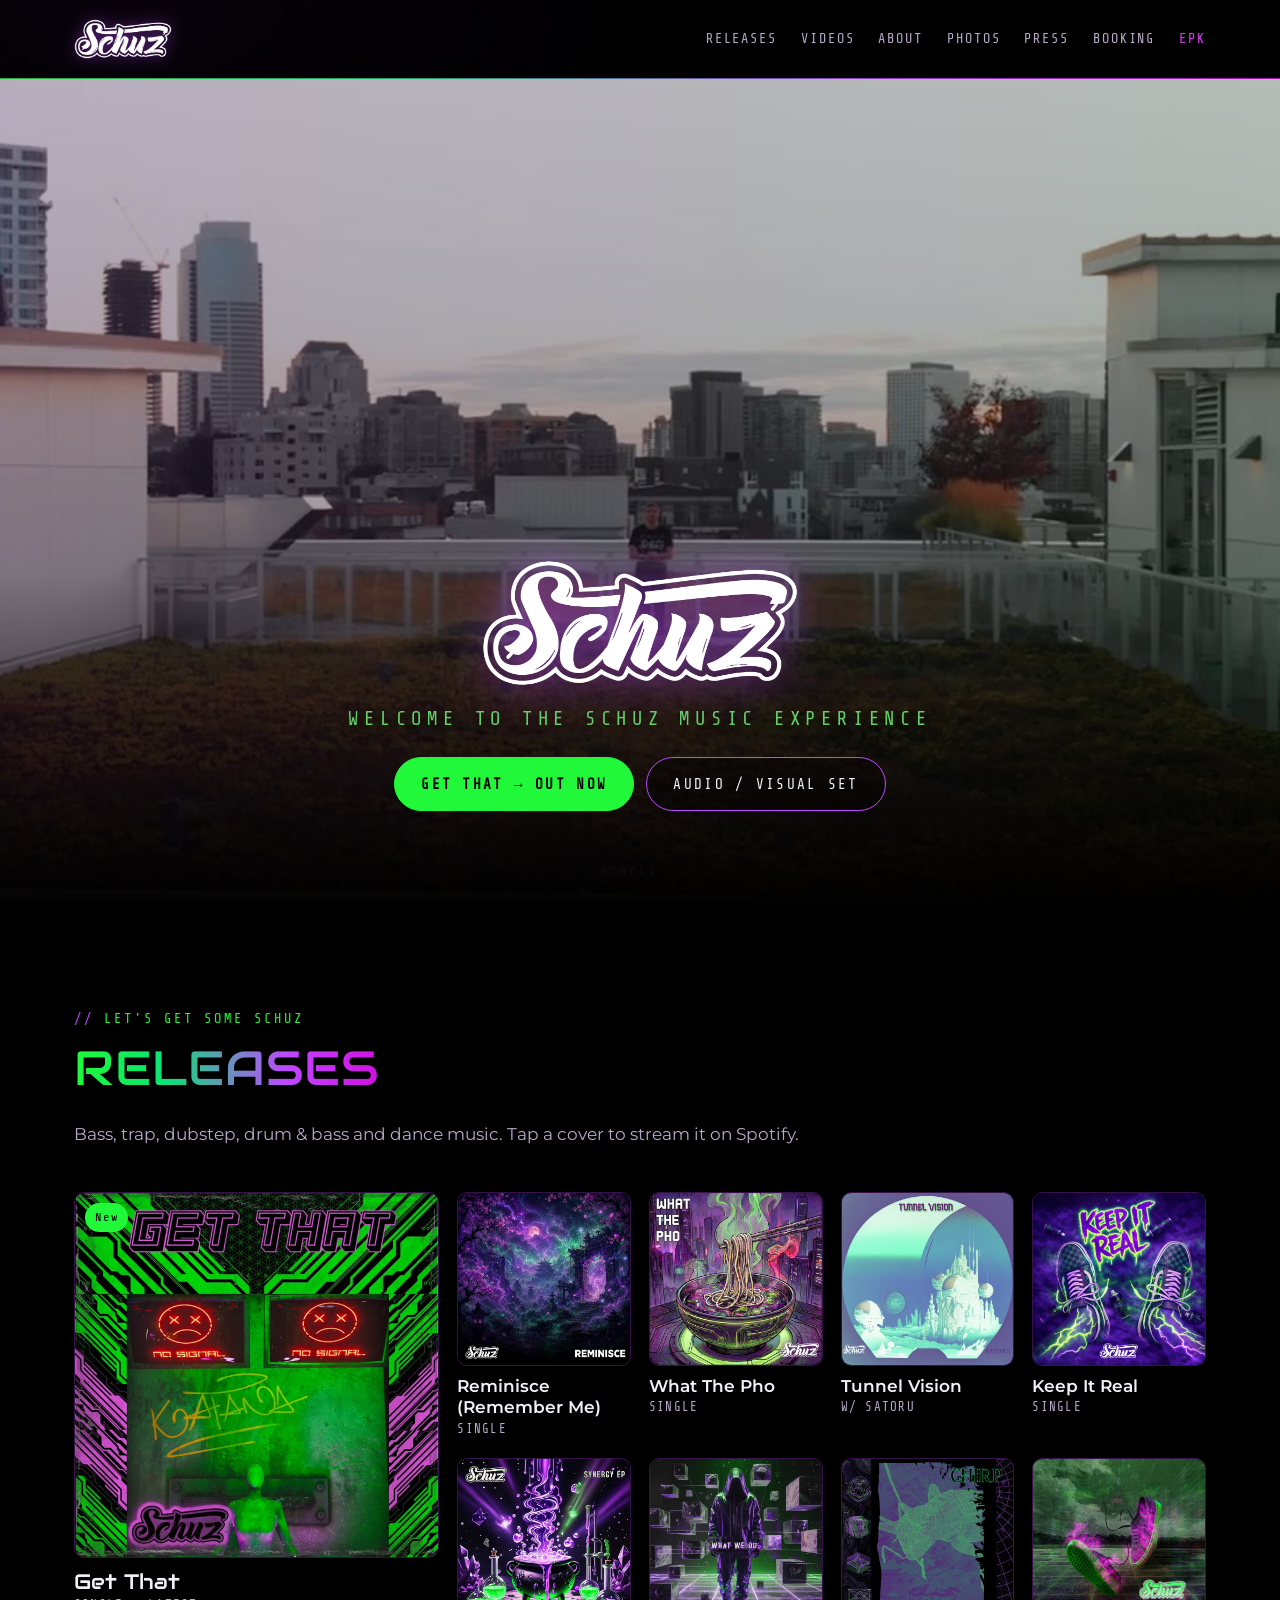
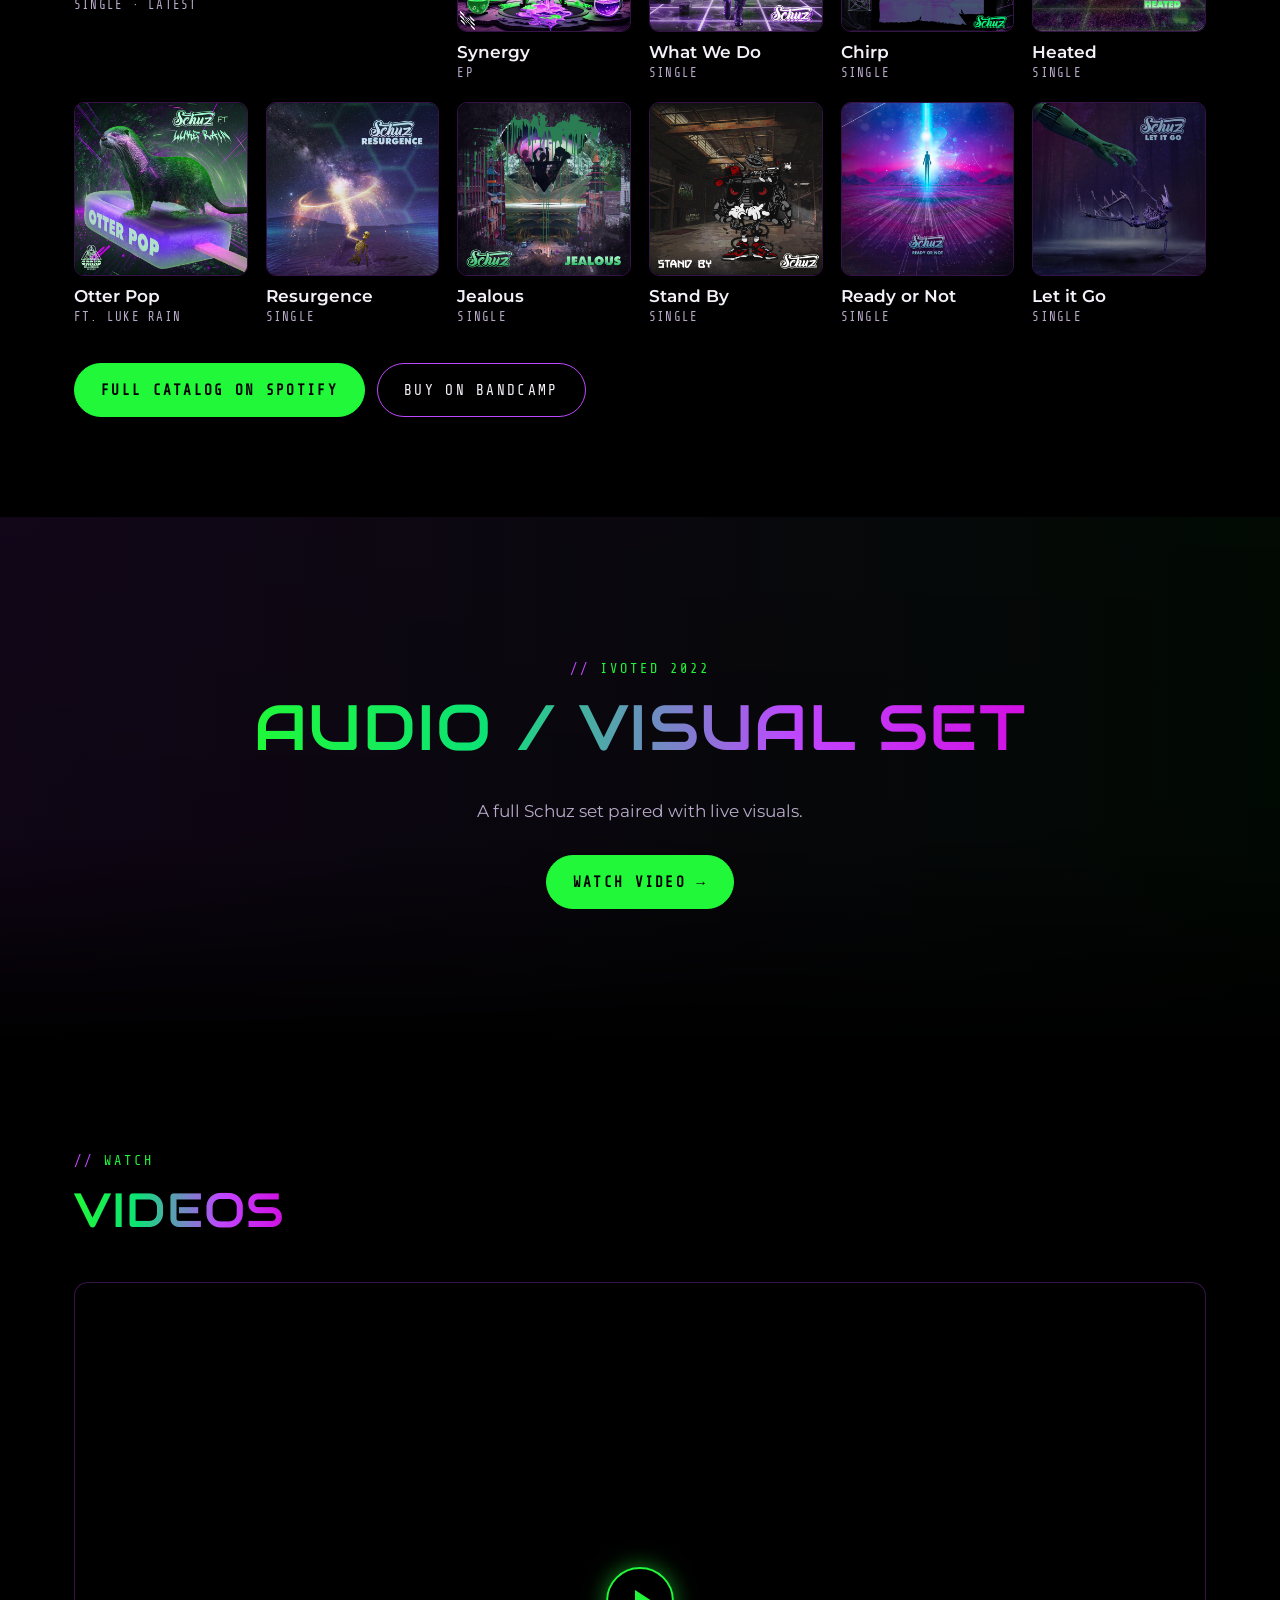
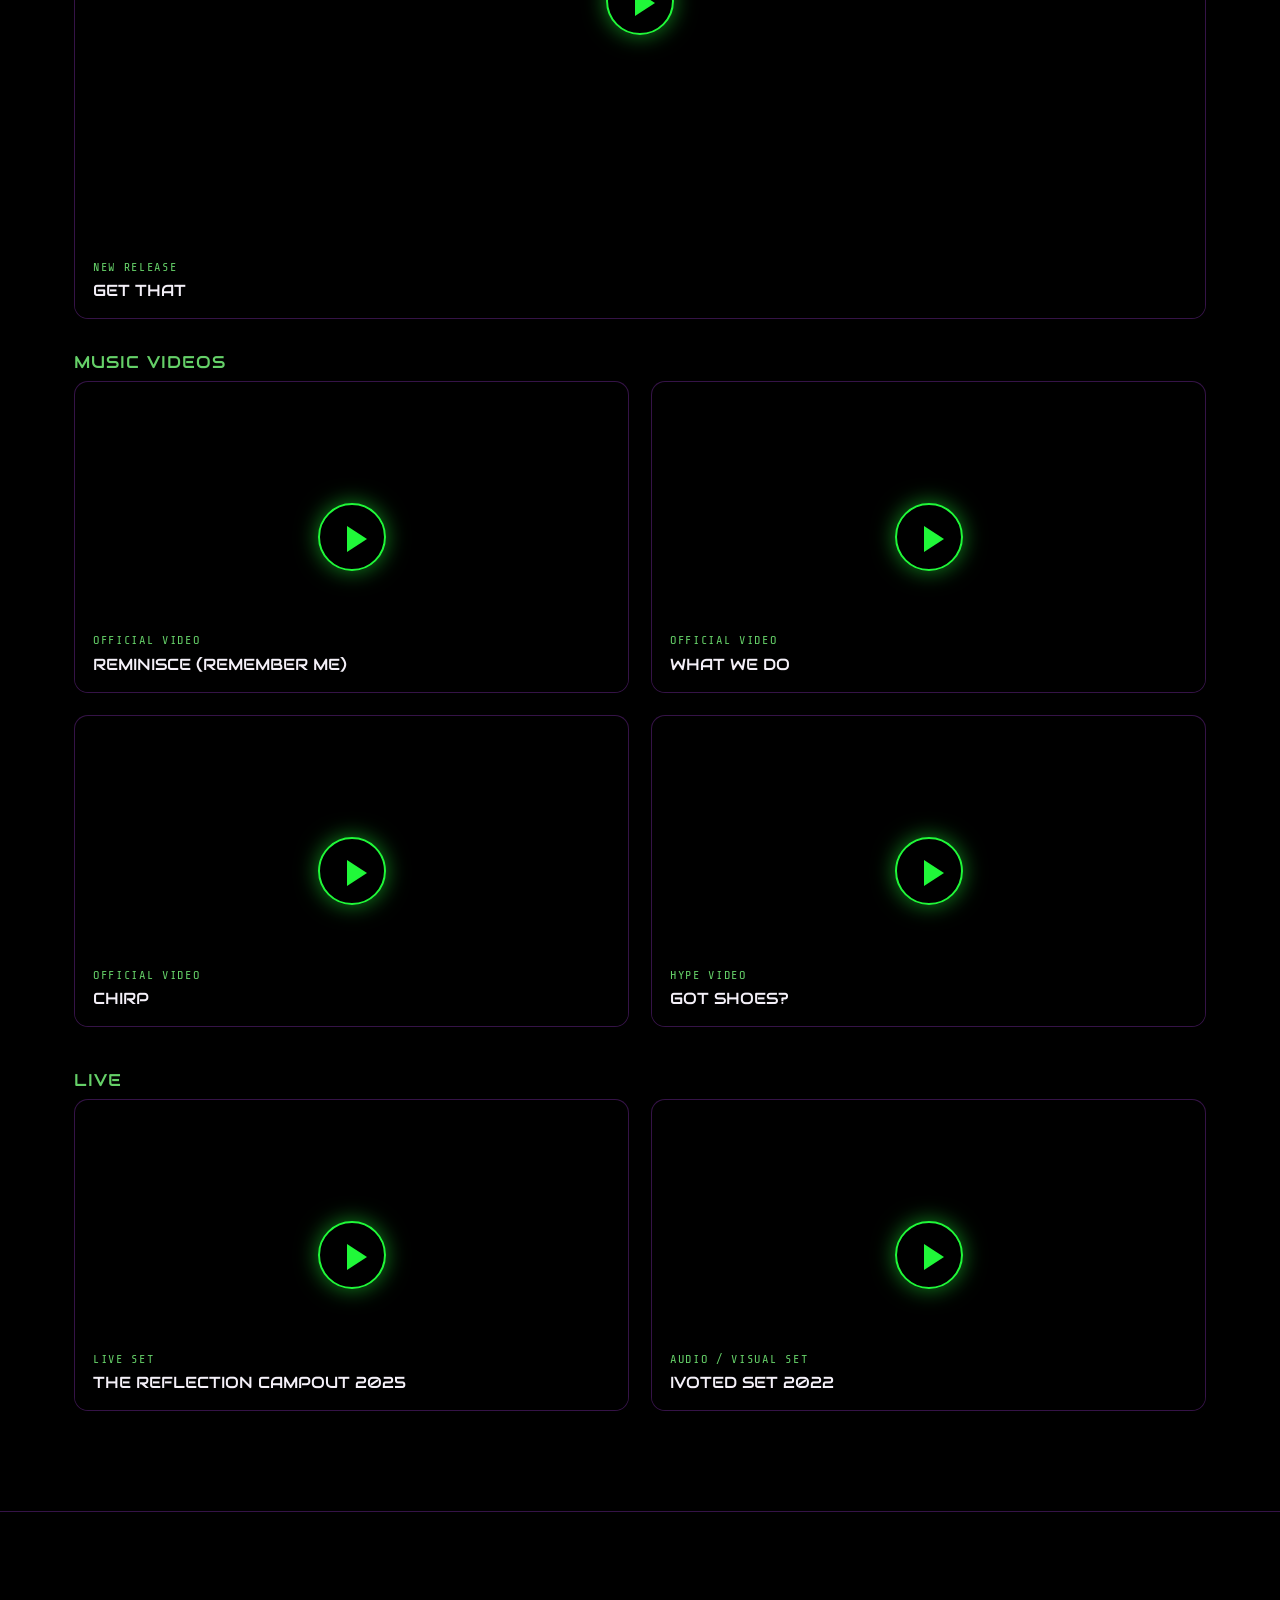
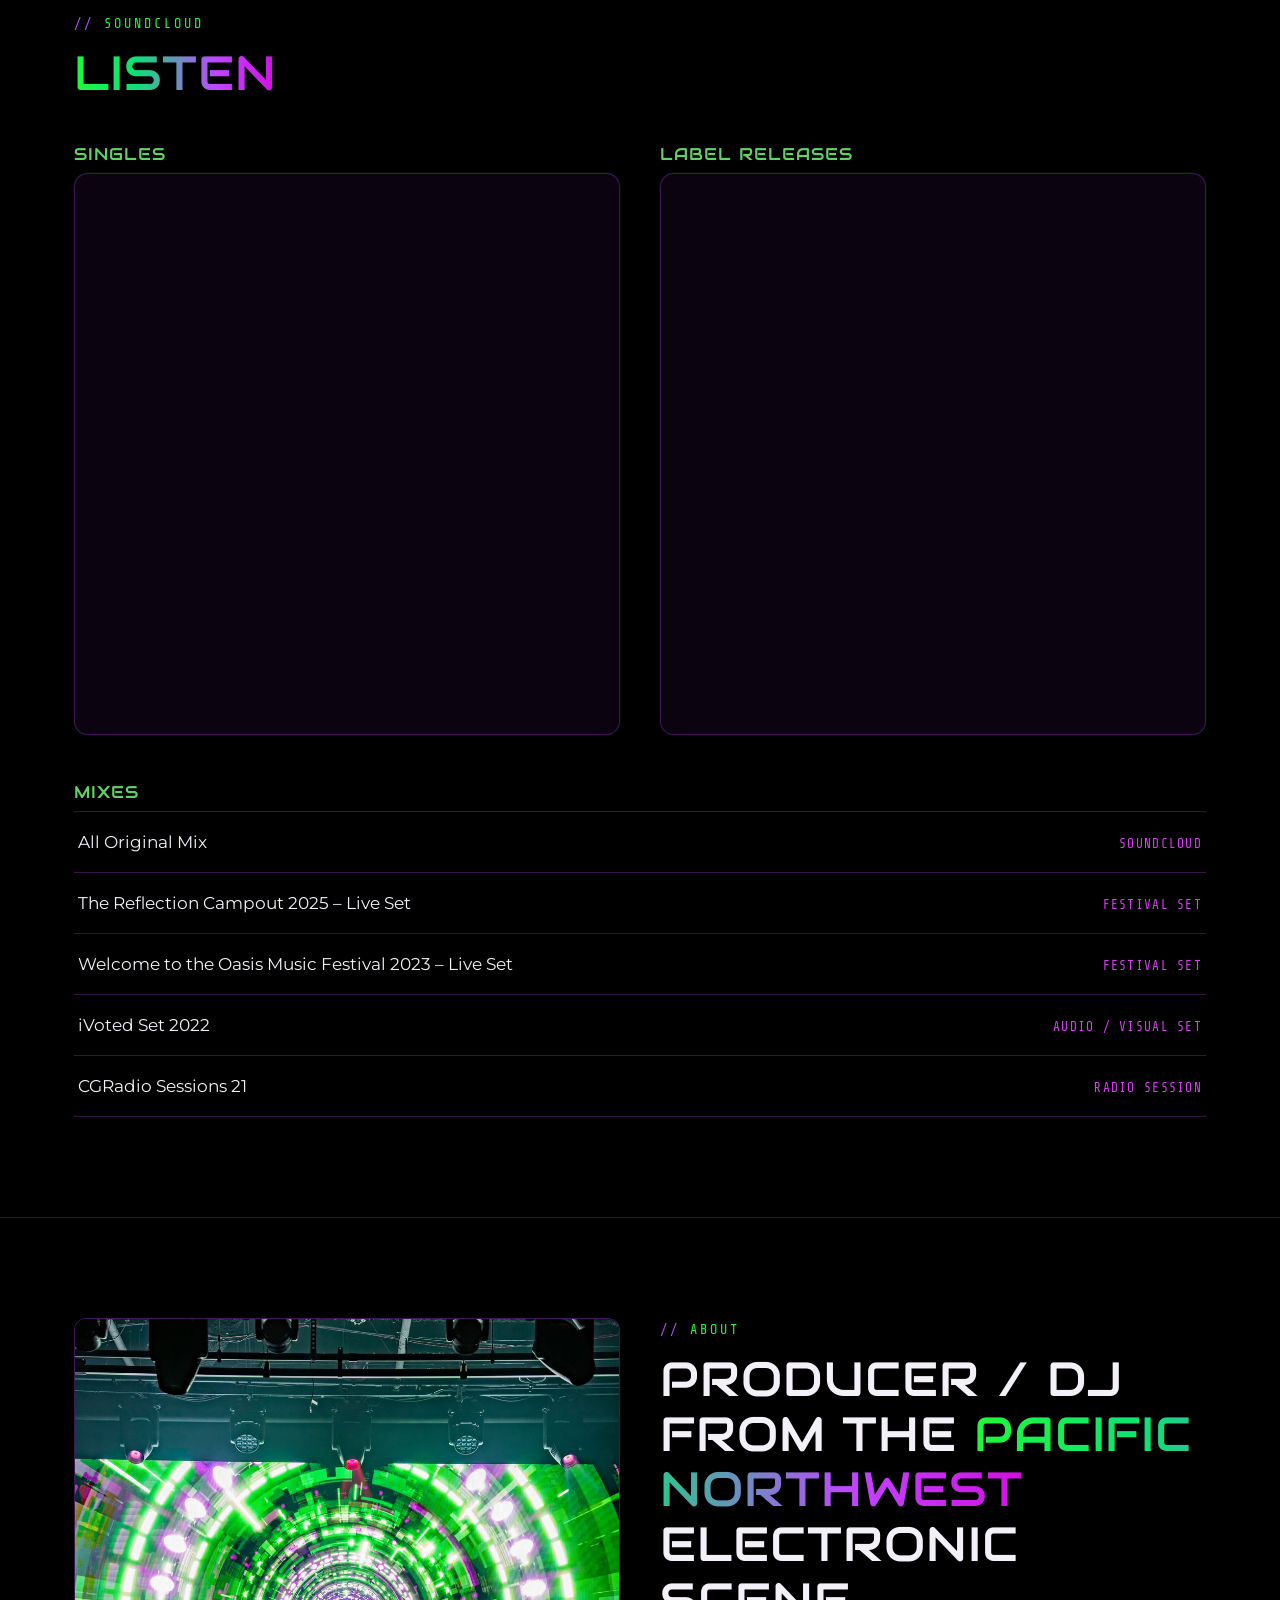
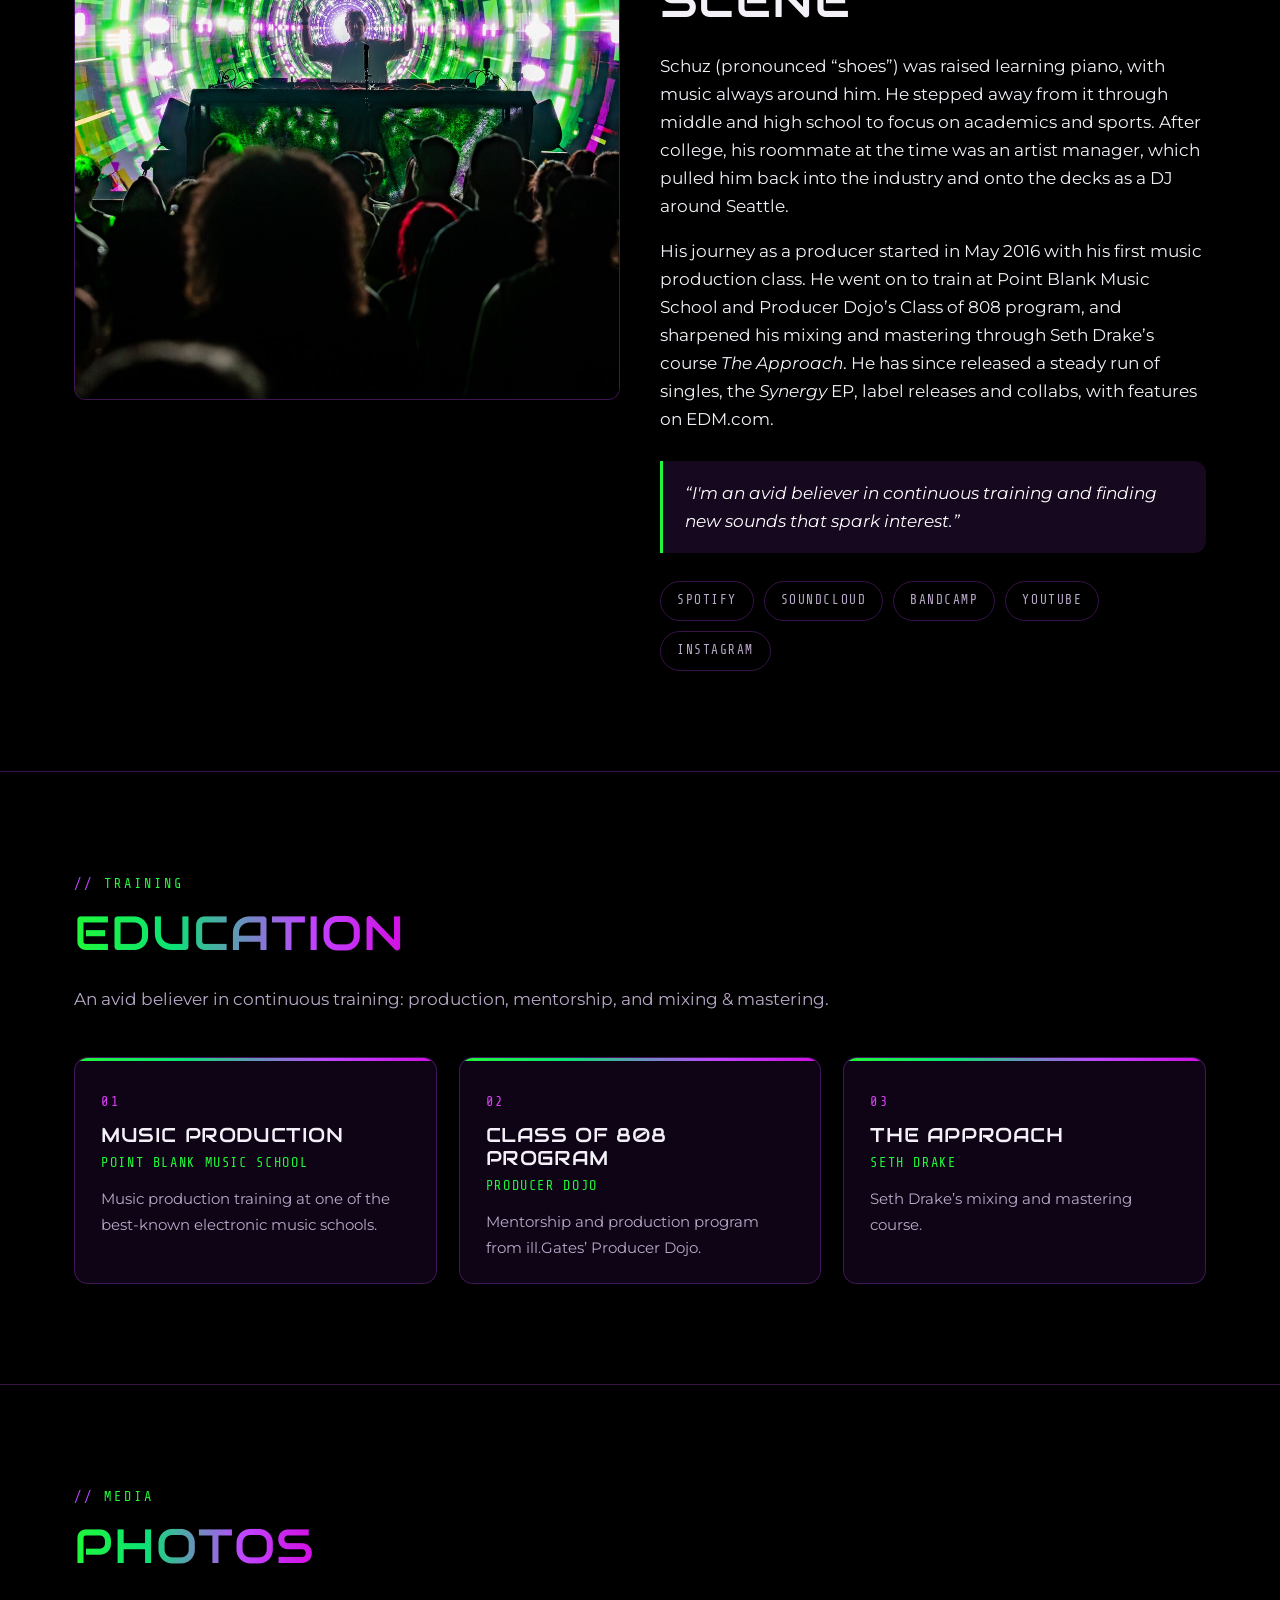
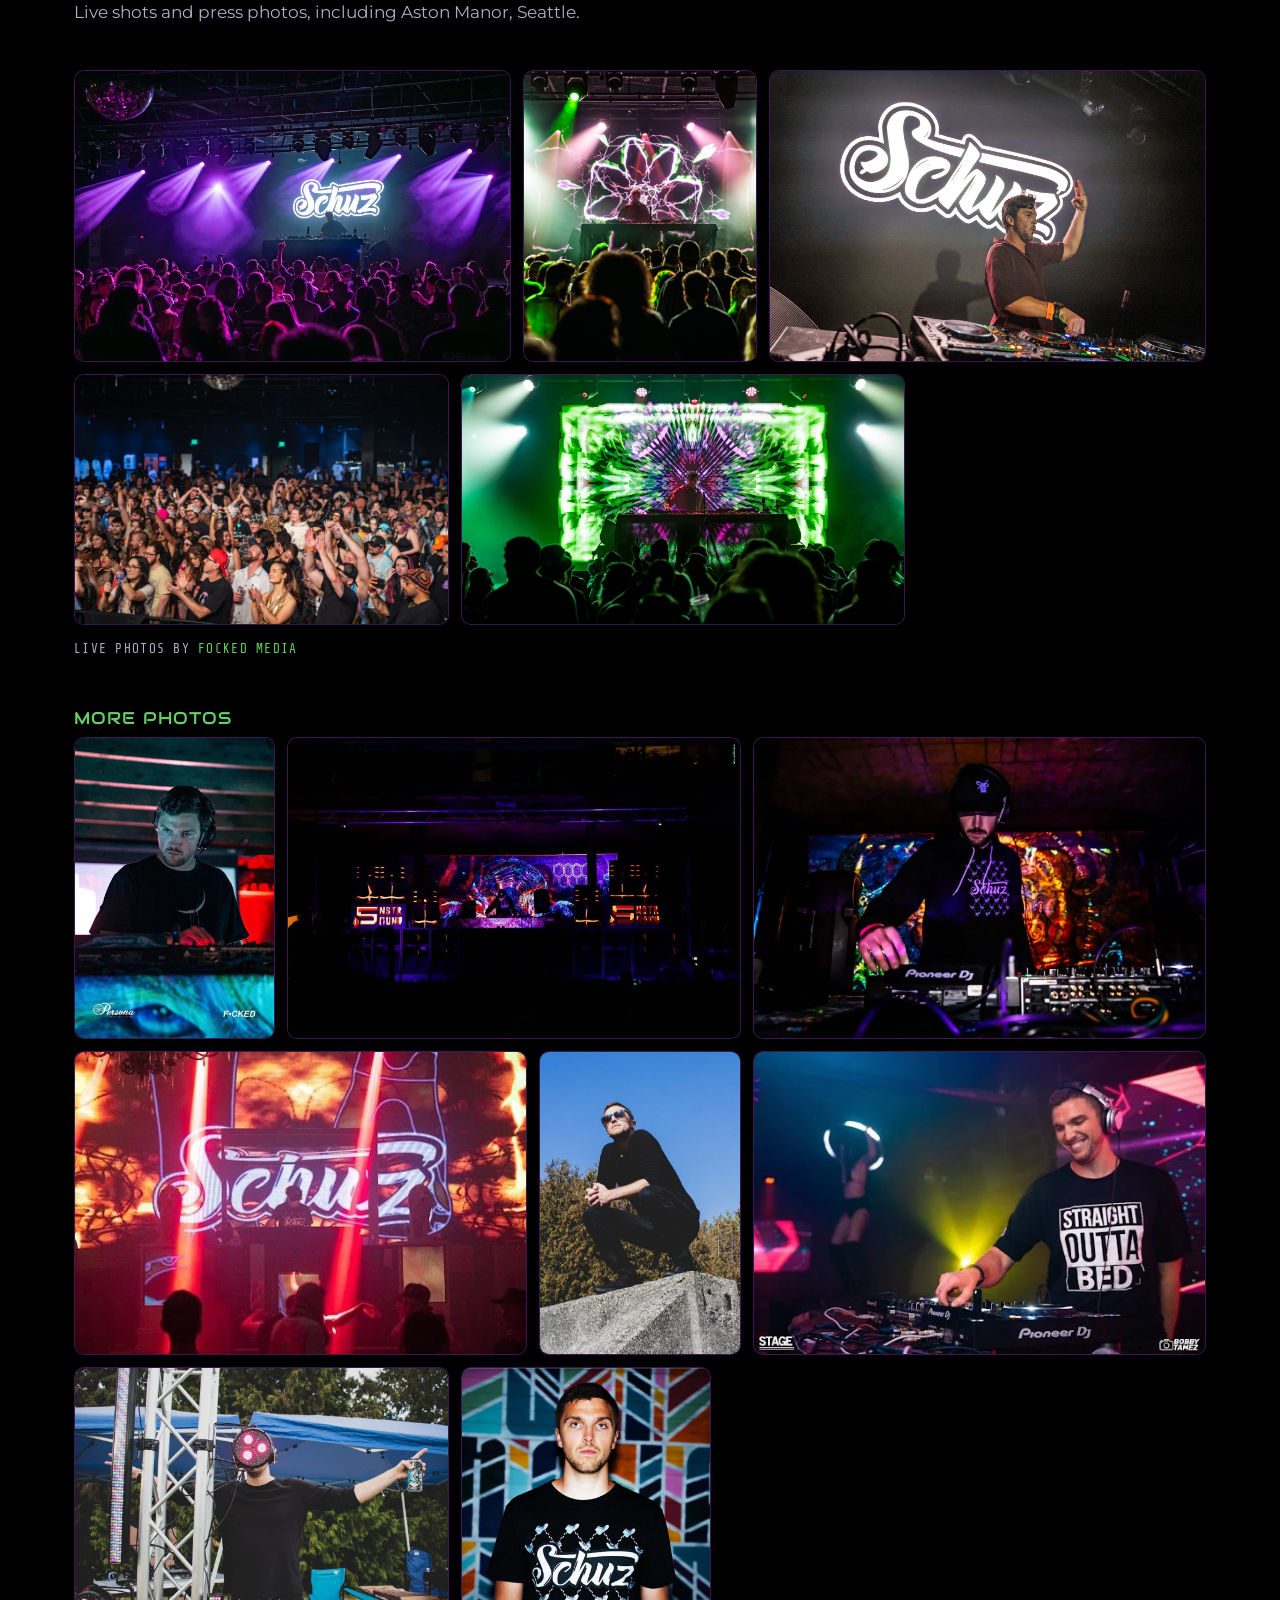
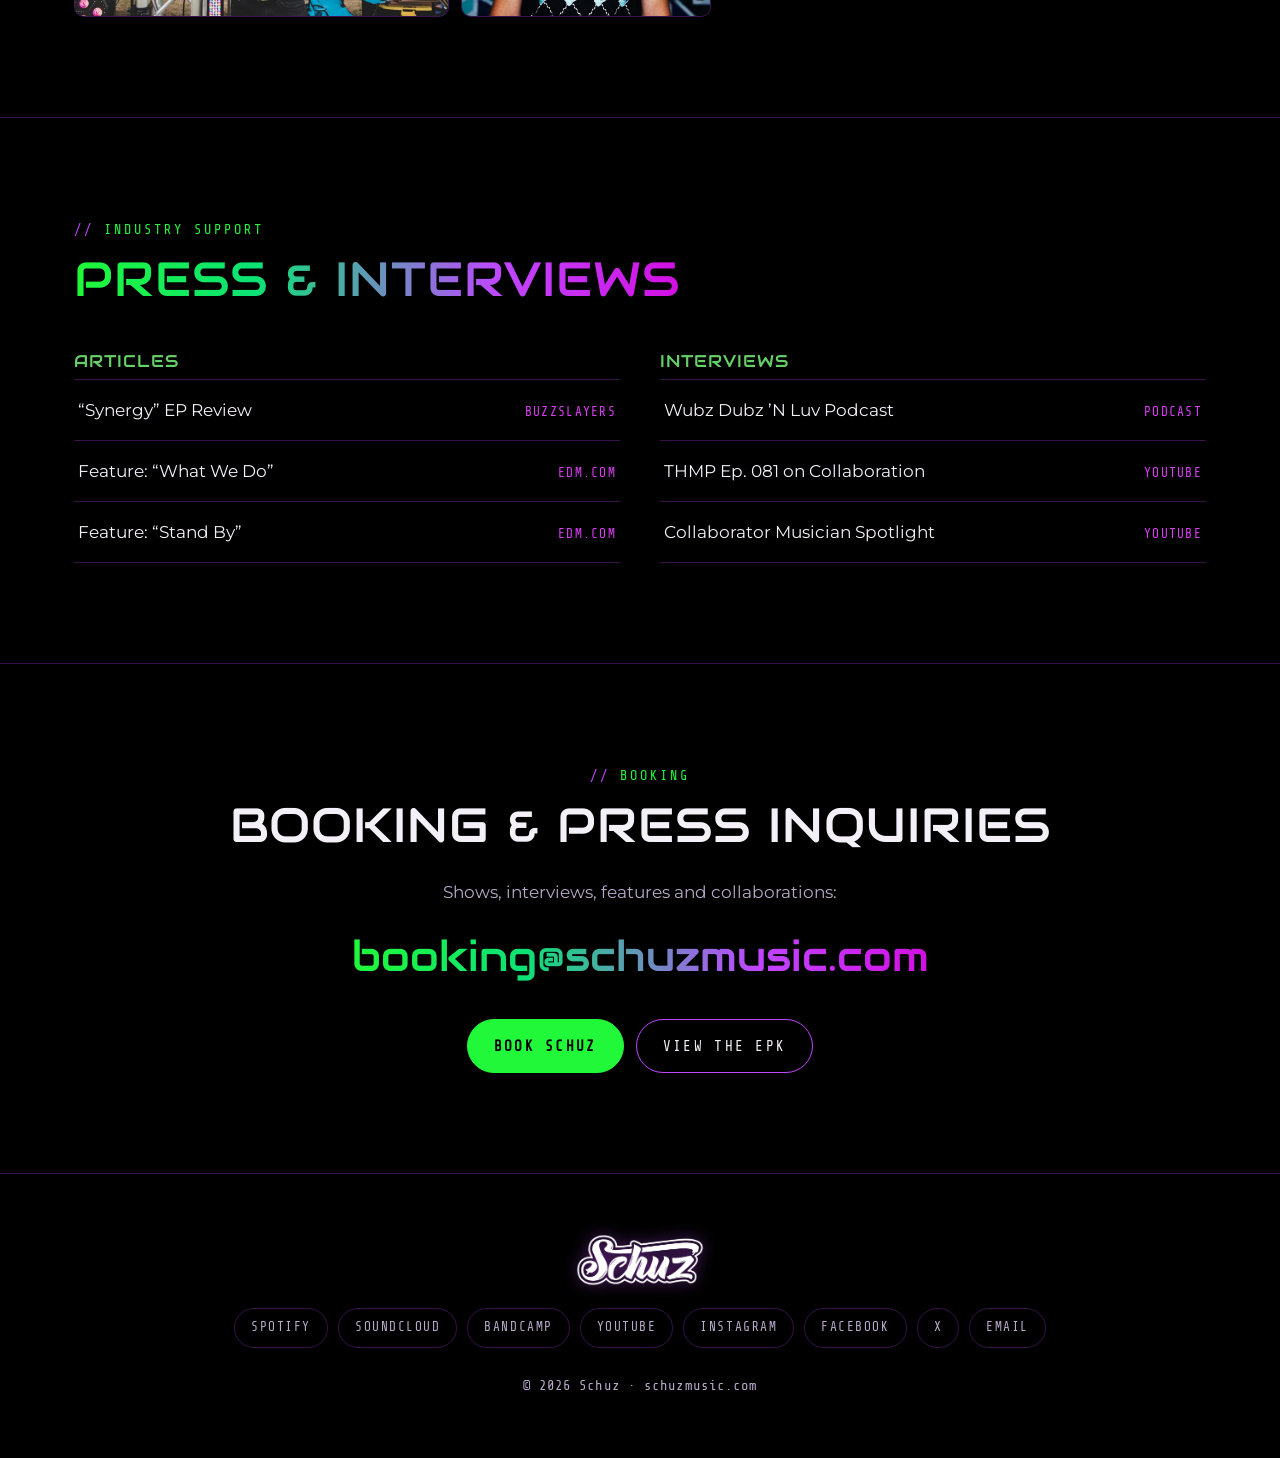
<file: index.html>
<!doctype html>
<html lang="en">
<head>
  <meta charset="utf-8">
  <meta name="viewport" content="width=device-width, initial-scale=1">
  <title>Schuz | Producer &amp; DJ</title>
  <meta name="description" content="Schuz (pronounced &quot;shoes&quot;) is an electronic music producer and DJ blending bass, trap, dubstep, drum &amp; bass and dance music. Listen, watch, and book Schuz.">
  <meta name="theme-color" content="#000000">
  <link rel="canonical" href="https://schuzmusic.com/">
  <meta property="og:site_name" content="Schuz">
  <meta property="og:title" content="Schuz | Producer &amp; DJ">
  <meta property="og:description" content="Schuz (pronounced &quot;shoes&quot;) is an electronic music producer and DJ blending bass, trap, dubstep, drum &amp; bass and dance music. Listen, watch, and book Schuz.">
  <meta property="og:url" content="https://schuzmusic.com/">
  <meta property="og:type" content="website">
  <meta property="og:image" content="https://schuzmusic.com/images/art/get-that.jpg">
  <meta name="twitter:card" content="summary_large_image">
  <link rel="icon" href="images/favicon.ico">
  <link rel="preconnect" href="https://fonts.googleapis.com">
  <link rel="preconnect" href="https://fonts.gstatic.com" crossorigin>
  <link href="https://fonts.googleapis.com/css2?family=Audiowide&family=Montserrat:wght@400;600;700&family=Share+Tech+Mono&display=swap" rel="stylesheet">
  <link rel="stylesheet" href="assets/style.css?v=202611211535">
  <script src="assets/site.js?v=202611211535" defer></script>
</head>
<body>
<header class="site-header">
  <div class="wrap">
    <a class="logo" href="#top" aria-label="Schuz home"><img src="images/logo-white-wide.png" alt="Schuz" onerror="this.onerror=null;this.src='https://images.squarespace-cdn.com/content/v1/58a359994402439f40370c7b/1534022627907-P2L6P6RFVJK82ZV1EN6B/Schuz-white-logo.png'"></a>
    <button class="menu-btn" aria-label="Open menu" aria-expanded="false">&#9776;</button>
    <nav class="nav">
      <a href="#releases">Releases</a>
      <a href="#videos">Videos</a>
      <a href="#about">About</a>
      <a href="#media">Photos</a>
      <a href="#press">Press</a>
      <a href="#booking">Booking</a>
      <a href="epk/" class="epk-link">EPK</a>
    </nav>
  </div>
</header>

<main id="top">

  <!-- HERO: background video from the original homepage -->
  <div class="hero">
    <video class="hero-video" autoplay muted loop playsinline preload="auto" poster="images/hero-poster.jpg" aria-hidden="true"></video>
    <script>
      /* Phones held upright get the vertical live clip; everything else gets the rooftop loop. Only one file is downloaded. */
      (function (v) {
        var phone = window.matchMedia && window.matchMedia("(max-width: 760px) and (orientation: portrait)").matches;
        v.poster = phone ? "images/hero-mobile-poster.jpg" : "images/hero-poster.jpg";
        v.src = phone ? "assets/video/hero-mobile.mp4" : "assets/video/hero-loop.mp4";
        var p = v.play && v.play(); if (p && p.catch) p.catch(function () {});
      })(document.currentScript.previousElementSibling);
    </script>
    <div class="hero-inner">
      <img class="hero-logo" src="images/logo-white-wide.png" alt="Schuz" onerror="this.onerror=null;this.src='https://images.squarespace-cdn.com/content/v1/58a359994402439f40370c7b/1534022627907-P2L6P6RFVJK82ZV1EN6B/Schuz-white-logo.png'">
      <h1>Welcome to the Schuz music experience</h1>
      <div class="btn-row">
        <a class="btn primary" href="https://open.spotify.com/album/3OVxxTqc6UkwvJeayjAvST" target="_blank" rel="noopener">Get That &rarr; Out now</a>
        <a class="btn" href="#av-set">Audio / Visual Set</a>
      </div>
    </div>
    <a class="scroll-cue" href="#releases">SCROLL &darr;</a>
  </div>

  <!-- RELEASES -->
  <section id="releases">
    <div class="wrap">
      <div class="section-head">
        <p class="eyebrow">Let's get some Schuz</p>
        <h2><span class="grad-text">Releases</span></h2>
        <p class="muted">Bass, trap, dubstep, drum &amp; bass and dance music. Tap a cover to stream it on Spotify.</p>
      </div>
      <div class="releases">
<a class="release featured" href="https://open.spotify.com/album/3OVxxTqc6UkwvJeayjAvST" target="_blank" rel="noopener"><div class="cover"><img loading="lazy" src="images/art/get-that.jpg" alt="Get That cover art" onerror="this.onerror=null;this.src='https://i.scdn.co/image/ab67616d0000b273d4a8bc355864a6e6842d45a6'"><span class="tag-new">New</span></div><div class="name">Get That</div><div class="meta">Single · Latest</div></a>
<a class="release" href="https://open.spotify.com/album/0HAwcvYFVnciR9bd7pAQuV" target="_blank" rel="noopener"><div class="cover"><img loading="lazy" src="images/art/reminisce.jpg" alt="Reminisce (Remember Me) cover art" onerror="this.onerror=null;this.src='https://i.scdn.co/image/ab67616d0000b27381c68a9cda54dfab7e30f4c0'"></div><div class="name">Reminisce (Remember Me)</div><div class="meta">Single</div></a>
<a class="release" href="https://open.spotify.com/album/6tttp0FAtWndlb7VmXecKX" target="_blank" rel="noopener"><div class="cover"><img loading="lazy" src="images/art/what-the-pho.jpg" alt="What The Pho cover art" onerror="this.onerror=null;this.src='https://i.scdn.co/image/ab67616d0000b273de76f0624b46d5db398f3515'"></div><div class="name">What The Pho</div><div class="meta">Single</div></a>
<a class="release" href="https://open.spotify.com/album/5pXTvZ7ySFhDBU1qjHHUY6" target="_blank" rel="noopener"><div class="cover"><img loading="lazy" src="images/art/tunnel-vision.jpg" alt="Tunnel Vision cover art" onerror="this.onerror=null;this.src='https://i.scdn.co/image/ab67616d0000b2731bfc90a4b4059be305f07ae3'"></div><div class="name">Tunnel Vision</div><div class="meta">w/ Satoru</div></a>
<a class="release" href="https://open.spotify.com/album/3HDSfz8536MvWgcVTeKW0Y" target="_blank" rel="noopener"><div class="cover"><img loading="lazy" src="images/art/keep-it-real.jpg" alt="Keep It Real cover art" onerror="this.onerror=null;this.src='https://i.scdn.co/image/ab67616d0000b273bd5561396d37c463a0d9a5b4'"></div><div class="name">Keep It Real</div><div class="meta">Single</div></a>
<a class="release" href="https://open.spotify.com/album/34MYS9DBvajaxvMvYPhp7I" target="_blank" rel="noopener"><div class="cover"><img loading="lazy" src="images/art/synergy.jpg" alt="Synergy cover art" onerror="this.onerror=null;this.src='https://i.scdn.co/image/ab67616d0000b273e71a7917156a77401fb9ca6d'"></div><div class="name">Synergy</div><div class="meta">EP</div></a>
<a class="release" href="https://open.spotify.com/album/0RpTZXyG1e7I15H27EKvV9" target="_blank" rel="noopener"><div class="cover"><img loading="lazy" src="images/art/what-we-do.jpg" alt="What We Do cover art" onerror="this.onerror=null;this.src='https://i.scdn.co/image/ab67616d0000b2734018b08cab598bd0f0130f7b'"></div><div class="name">What We Do</div><div class="meta">Single</div></a>
<a class="release" href="https://open.spotify.com/album/2qTEEj2oPqav8h3E71MXVZ" target="_blank" rel="noopener"><div class="cover"><img loading="lazy" src="images/art/chirp.jpg" alt="Chirp cover art" onerror="this.onerror=null;this.src='https://i.scdn.co/image/ab67616d0000b2738ee1e285bf490d73f2e9384c'"></div><div class="name">Chirp</div><div class="meta">Single</div></a>
<a class="release" href="https://open.spotify.com/album/5xGlIa47Nt6a5FH68gSR8h" target="_blank" rel="noopener"><div class="cover"><img loading="lazy" src="images/art/heated.jpg" alt="Heated cover art" onerror="this.onerror=null;this.src='https://i.scdn.co/image/ab67616d0000b273d328e04887be72bc79d19bcc'"></div><div class="name">Heated</div><div class="meta">Single</div></a>
<a class="release" href="https://open.spotify.com/album/5aKVVH6AueJejgWCw78qFj" target="_blank" rel="noopener"><div class="cover"><img loading="lazy" src="images/art/otter-pop.jpg" alt="Otter Pop cover art" onerror="this.onerror=null;this.src='https://i.scdn.co/image/ab67616d0000b273894233de4c6ac96d84cf8884'"></div><div class="name">Otter Pop</div><div class="meta">ft. Luke Rain</div></a>
<a class="release" href="https://open.spotify.com/album/7eRFUovelTPJdpJEUwoSPx" target="_blank" rel="noopener"><div class="cover"><img loading="lazy" src="images/art/resurgence.jpg" alt="Resurgence cover art" onerror="this.onerror=null;this.src='https://i.scdn.co/image/ab67616d0000b273b7501d870a7613bd5d157ec7'"></div><div class="name">Resurgence</div><div class="meta">Single</div></a>
<a class="release" href="https://open.spotify.com/album/0EKPSccOIPoNUWrfjE0lfr" target="_blank" rel="noopener"><div class="cover"><img loading="lazy" src="images/art/jealous.jpg" alt="Jealous cover art" onerror="this.onerror=null;this.src='https://i.scdn.co/image/ab67616d0000b2737dd6f3e77ec2a1bd432c1486'"></div><div class="name">Jealous</div><div class="meta">Single</div></a>
<a class="release" href="https://open.spotify.com/album/6T85qXc5YBmt70IEgGqwD6" target="_blank" rel="noopener"><div class="cover"><img loading="lazy" src="images/art/stand-by.jpg" alt="Stand By cover art" onerror="this.onerror=null;this.src='https://i.scdn.co/image/ab67616d0000b2732fcdc0eadb720a98dde8b866'"></div><div class="name">Stand By</div><div class="meta">Single</div></a>
<a class="release" href="https://open.spotify.com/album/0G7H5fKZr33Dmo4qCMyU8W" target="_blank" rel="noopener"><div class="cover"><img loading="lazy" src="images/art/ready-or-not.jpg" alt="Ready or Not cover art" onerror="this.onerror=null;this.src='https://i.scdn.co/image/ab67616d0000b273a01caef50cb5651da3b42ecc'"></div><div class="name">Ready or Not</div><div class="meta">Single</div></a>
<a class="release" href="https://open.spotify.com/album/3CKxkmOUsdCTuWS16nwWH9" target="_blank" rel="noopener"><div class="cover"><img loading="lazy" src="images/art/let-it-go.jpg" alt="Let it Go cover art" onerror="this.onerror=null;this.src='https://i.scdn.co/image/ab67616d0000b273b252a81578e5d5ba035a62aa'"></div><div class="name">Let it Go</div><div class="meta">Single</div></a>
      </div>
      <div class="btn-row" style="margin-top:34px">
        <a class="btn primary" href="https://open.spotify.com/playlist/7sFdtz4wPIXtweQwZlpiwJ" target="_blank" rel="noopener">Full catalog on Spotify</a>
        <a class="btn" href="https://schuz.bandcamp.com/" target="_blank" rel="noopener">Buy on Bandcamp</a>
      </div>
    </div>
  </section>

  <!-- A/V SET: background video band, like the original homepage -->
  <div class="video-band" id="av-set" style="background:#000 url(https://i.ytimg.com/vi/XNCa7h8nX9A/hqdefault.jpg) center / cover no-repeat">
    <div class="bg-video" data-id="XNCa7h8nX9A" aria-hidden="true"></div>
    <div class="wrap">
      <p class="eyebrow">iVoted 2022</p>
      <h2><span class="grad-text">Audio / Visual Set</span></h2>
      <p class="muted" style="max-width:560px;margin:0 auto 30px">A full Schuz set paired with live visuals.</p>
      <div class="btn-row" style="justify-content:center">
        <a class="btn primary" href="https://youtu.be/XNCa7h8nX9A" target="_blank" rel="noopener">Watch video &rarr;</a>
      </div>
    </div>
  </div>

  <!-- VIDEOS -->
  <section id="videos">
    <div class="wrap">
      <div class="section-head">
        <p class="eyebrow">Watch</p>
        <h2><span class="grad-text">Videos</span></h2>
      </div>
      <div class="video-grid">
<div class="yt wide" data-id="Ds3m8-0yXIE" aria-label="Play Get That"><span class="play"></span><span class="cap"><small>New release</small>Get That</span></div>
      </div>
      <h3 style="margin-top:34px">Music videos</h3>
      <div class="video-grid">
<div class="yt" data-id="78XVAAbVwU0" aria-label="Play Reminisce (Remember Me)"><span class="play"></span><span class="cap"><small>Official video</small>Reminisce (Remember Me)</span></div>
<div class="yt" data-id="8nrYL1zZ_-I" aria-label="Play What We Do"><span class="play"></span><span class="cap"><small>Official video</small>What We Do</span></div>
<div class="yt" data-id="jbpI7788JrU" aria-label="Play Chirp"><span class="play"></span><span class="cap"><small>Official video</small>Chirp</span></div>
<div class="yt" data-id="i533TSZoupE" aria-label="Play Got Shoes?"><span class="play"></span><span class="cap"><small>Hype video</small>Got Shoes?</span></div>
      </div>
      <h3 style="margin-top:44px">Live</h3>
      <div class="video-grid">
<div class="yt" data-id="GHLhVXws4Ps" aria-label="Play The Reflection Campout 2025"><span class="play"></span><span class="cap"><small>Live set</small>The Reflection Campout 2025</span></div>
<div class="yt" data-id="XNCa7h8nX9A" aria-label="Play iVoted Set 2022"><span class="play"></span><span class="cap"><small>Audio / visual set</small>iVoted Set 2022</span></div>
      </div>
    </div>
  </section>

  <!-- SOUNDCLOUD -->
  <section id="listen">
    <div class="wrap">
      <div class="section-head">
        <p class="eyebrow">SoundCloud</p>
        <h2><span class="grad-text">Listen</span></h2>
      </div>
      <div class="grid-2">
        <div><h3>Singles</h3><div class="embed"><iframe height="560" scrolling="no" allow="autoplay" loading="lazy" title="Schuz singles on SoundCloud" src="https://w.soundcloud.com/player/?url=https%3A//api.soundcloud.com/playlists/1843141164&color=%2320f839&auto_play=false&hide_related=true&show_comments=false&show_user=true&show_reposts=false&show_teaser=false&visual=false"></iframe></div></div>
        <div><h3>Label Releases</h3><div class="embed"><iframe height="560" scrolling="no" allow="autoplay" loading="lazy" title="Schuz label releases on SoundCloud" src="https://w.soundcloud.com/player/?url=https%3A//api.soundcloud.com/playlists/1175571874&color=%2320f839&auto_play=false&hide_related=true&show_comments=false&show_user=true&show_reposts=false&show_teaser=false&visual=false"></iframe></div></div>
      </div>
      <div style="margin-top:48px">
        <h3>Mixes</h3>
        <ul class="link-list">
<li><a href="https://soundcloud.com/schuzmusic/2026-og-teaser/s-S57Mv0ac29K" target="_blank" rel="noopener">All Original Mix <span class="src">SoundCloud</span></a></li>
<li><a href="https://youtu.be/GHLhVXws4Ps" target="_blank" rel="noopener">The Reflection Campout 2025 &ndash; Live Set <span class="src">Festival set</span></a></li>
<li><a href="https://soundcloud.com/schuzmusic/welcome-to-the-oasis-music-festival-2023-live-set" target="_blank" rel="noopener">Welcome to the Oasis Music Festival 2023 &ndash; Live Set <span class="src">Festival set</span></a></li>
<li><a href="https://youtu.be/XNCa7h8nX9A" target="_blank" rel="noopener">iVoted Set 2022 <span class="src">Audio / visual set</span></a></li>
<li><a href="https://cybergrooveam.com/cgradio-sessions-21-schuz/" target="_blank" rel="noopener">CGRadio Sessions 21 <span class="src">Radio session</span></a></li>
        </ul>
      </div>
    </div>
  </section>

  <!-- ABOUT -->
  <section id="about">
    <div class="wrap grid-2">
      <a class="photo" href="images/press/fm-tunnel.jpg" target="_blank"><img loading="lazy" src="images/live/fm-tunnel.jpg" alt="Schuz with arms raised in front of a green tunnel visual"></a>
      <div>
        <p class="eyebrow">About</p>
        <h2>Producer / DJ from the <span class="grad-text">Pacific Northwest</span> electronic scene</h2>
        <p>Schuz (pronounced &ldquo;shoes&rdquo;) was raised learning piano, with music always around him. He stepped away from it through middle and high school to focus on academics and sports. After college, his roommate at the time was an artist manager, which pulled him back into the industry and onto the decks as a DJ around Seattle.</p>
        <p>His journey as a producer started in May 2016 with his first music production class. He went on to train at Point Blank Music School and Producer Dojo&rsquo;s Class of 808 program, and sharpened his mixing and mastering through Seth Drake&rsquo;s course <em>The Approach</em>. He has since released a steady run of singles, the <em>Synergy</em> EP, label releases and collabs, with features on EDM.com.</p>
        <blockquote>&ldquo;I'm an avid believer in continuous training and finding new sounds that spark interest.&rdquo;</blockquote>
        <div class="socials">
<a href="https://open.spotify.com/artist/5NspPYFCaN9xLj9QbHymUp" target="_blank" rel="noopener">Spotify</a>
<a href="https://soundcloud.com/schuzmusic" target="_blank" rel="noopener">SoundCloud</a>
<a href="https://schuz.bandcamp.com/" target="_blank" rel="noopener">Bandcamp</a>
<a href="https://www.youtube.com/channel/UCMaxM1PuP_lTJbMCj8MLsCQ" target="_blank" rel="noopener">YouTube</a>
<a href="https://instagram.com/schuzmusic" target="_blank" rel="noopener">Instagram</a>
        </div>
      </div>
    </div>
  </section>

  <!-- EDUCATION -->
  <section id="education">
    <div class="wrap">
      <div class="section-head">
        <p class="eyebrow">Training</p>
        <h2><span class="grad-text">Education</span></h2>
        <p class="muted">An avid believer in continuous training: production, mentorship, and mixing &amp; mastering.</p>
      </div>
      <div class="edu-grid">
<div class="edu"><span class="edu-num">01</span><h3>Music production</h3><p class="edu-school">Point Blank Music School</p><p class="muted">Music production training at one of the best-known electronic music schools.</p></div>
<div class="edu"><span class="edu-num">02</span><h3>Class of 808 program</h3><p class="edu-school">Producer Dojo</p><p class="muted">Mentorship and production program from ill.Gates&rsquo; Producer Dojo.</p></div>
<div class="edu"><span class="edu-num">03</span><h3>The Approach</h3><p class="edu-school">Seth Drake</p><p class="muted">Seth Drake&rsquo;s mixing and mastering course.</p></div>
      </div>
    </div>
  </section>

  <!-- PHOTOS -->
  <section id="media">
    <div class="wrap">
      <div class="section-head">
        <p class="eyebrow">Media</p>
        <h2><span class="grad-text">Photos</span></h2>
        <p class="muted">Live shots and press photos, including Aston Manor, Seattle.</p>
      </div>
      <div class="justified">
<a href="images/press/fm-purple-logo.jpg" target="_blank" style="--r:1.4995"><i style="padding-bottom:66.688%"></i><img loading="lazy" src="images/live/fm-purple-logo.jpg" alt="Schuz performing under the Schuz logo with purple lights and a packed crowd"></a>
<a href="images/press/fm-flower.jpg" target="_blank" style="--r:0.8000"><i style="padding-bottom:125.000%"></i><img loading="lazy" src="images/live/fm-flower.jpg" alt="Schuz DJing in front of a green and purple visual"></a>
<a href="images/press/fm-logo-wave.jpg" target="_blank" style="--r:1.4995"><i style="padding-bottom:66.688%"></i><img loading="lazy" src="images/live/fm-logo-wave.jpg" alt="Schuz raising a hand in front of the glowing Schuz logo"></a>
<a href="images/press/fm-crowd.jpg" target="_blank" style="--r:1.4995"><i style="padding-bottom:66.688%"></i><img loading="lazy" src="images/live/fm-crowd.jpg" alt="Crowd cheering at a Schuz show"></a>
<a href="images/press/fm-kaleido.jpg" target="_blank" style="--r:1.7778"><i style="padding-bottom:56.250%"></i><img loading="lazy" src="images/live/fm-kaleido.jpg" alt="Schuz DJing in front of a green kaleidoscope visual"></a>
      </div>
      <p class="credit">Live photos by <strong>Focked Media</strong></p>
      <h3 style="margin-top:48px">More photos</h3>
      <div class="justified">
<a href="images/epk-photo-1.jpg" target="_blank" style="--r:0.6667"><i style="padding-bottom:150.000%"></i><img loading="lazy" src="images/epk-photo-1.jpg" alt="Schuz DJing" onerror="this.onerror=null;this.src='https://static.wixstatic.com/media/feb2db_843b74ad14c74a41a1388d8b9cd171cd~mv2.jpg'"></a>
<a href="images/live-aston-manor.jpg" target="_blank" style="--r:1.5000"><i style="padding-bottom:66.667%"></i><img loading="lazy" src="images/live-aston-manor.jpg" alt="Schuz live at Aston Manor, Seattle" onerror="this.onerror=null;this.src='https://images.squarespace-cdn.com/content/v1/58a359994402439f40370c7b/1695354976595-M25AXAHCMDE8Z5FQ7RJP/5D6DD038-A7A1-4371-893F-D45AA2152FE5.JPG'"></a>
<a href="images/press-2.jpg" target="_blank" style="--r:1.5000"><i style="padding-bottom:66.667%"></i><img loading="lazy" src="images/press-2.jpg" alt="Schuz portrait" onerror="this.onerror=null;this.src='https://images.squarespace-cdn.com/content/v1/58a359994402439f40370c7b/1695354976522-R0MA7KNY0KK1XTUEP9II/1D3F9439-301A-474D-8AA5-25B1115A0A15.JPG'"></a>
<a href="images/press-1.jpeg" target="_blank" style="--r:1.4971"><i style="padding-bottom:66.797%"></i><img loading="lazy" src="images/press-1.jpeg" alt="Schuz press photo" onerror="this.onerror=null;this.src='https://images.squarespace-cdn.com/content/v1/58a359994402439f40370c7b/1695355032621-QRXECKOLP7GYYOPWCU46/pressphoto_1.jpeg'"></a>
<a href="images/live-seattle-4.jpg" target="_blank" style="--r:0.6663"><i style="padding-bottom:150.094%"></i><img loading="lazy" src="images/live-seattle-4.jpg" alt="Schuz performing in Seattle" onerror="this.onerror=null;this.src='https://images.squarespace-cdn.com/content/v1/58a359994402439f40370c7b/1695355090209-EBKBHIT2OBBB01H35YQP/SD+Seattle-4.jpg'"></a>
<a href="images/press-3.jpeg" target="_blank" style="--r:1.4971"><i style="padding-bottom:66.797%"></i><img loading="lazy" src="images/press-3.jpeg" alt="Schuz press photo" onerror="this.onerror=null;this.src='https://images.squarespace-cdn.com/content/v1/58a359994402439f40370c7b/1695355031194-6MYW3F1KG6UULHBLBZ7F/pressphoto_2.jpeg'"></a>
<a href="images/live-seattle-12.jpg" target="_blank" style="--r:1.5000"><i style="padding-bottom:66.667%"></i><img loading="lazy" src="images/live-seattle-12.jpg" alt="Schuz performing in Seattle" onerror="this.onerror=null;this.src='https://images.squarespace-cdn.com/content/v1/58a359994402439f40370c7b/1695355090510-OCWT2Z7HHB52T39ILGDM/SD+Seattle-12.jpg'"></a>
<a href="images/live-crowd.jpg" target="_blank" style="--r:0.9978"><i style="padding-bottom:100.225%"></i><img loading="lazy" src="images/live-crowd.jpg" alt="Schuz live" onerror="this.onerror=null;this.src='https://images.squarespace-cdn.com/content/v1/58a359994402439f40370c7b/1695355032693-YBWF4H1GL1ZOPYXRMC62/74381930_1358495461020890_6384283166823153664_n.jpg'"></a>
      </div>
    </div>
  </section>

  <!-- PRESS -->
  <section id="press">
    <div class="wrap">
      <div class="section-head">
        <p class="eyebrow">Industry Support</p>
        <h2><span class="grad-text">Press &amp; Interviews</span></h2>
      </div>
      <div class="grid-2">
        <div><h3>Articles</h3><ul class="link-list">
<li><a href="https://www.buzzslayers.com/post/a-genre-bending-release-from-schuz" target="_blank" rel="noopener">&ldquo;Synergy&rdquo; EP Review <span class="src">Buzzslayers</span></a></li>
<li><a href="https://edm.com/music-releases/schuz-what-we-do" target="_blank" rel="noopener">Feature: &ldquo;What We Do&rdquo; <span class="src">EDM.com</span></a></li>
<li><a href="https://edm.com/music-releases/schuz-new-single-stand-by" target="_blank" rel="noopener">Feature: &ldquo;Stand By&rdquo; <span class="src">EDM.com</span></a></li>
        </ul></div>
        <div><h3>Interviews</h3><ul class="link-list">
<li><a href="https://podcasters.spotify.com/pod/show/wubzdubzluv/episodes/SCHUZ-enpicq/a-a44debd" target="_blank" rel="noopener">Wubz Dubz &rsquo;N Luv Podcast <span class="src">Podcast</span></a></li>
<li><a href="https://youtu.be/STee57tiq30" target="_blank" rel="noopener">THMP Ep. 081 on Collaboration <span class="src">YouTube</span></a></li>
<li><a href="https://youtu.be/bJusxDvSTd4" target="_blank" rel="noopener">Collaborator Musician Spotlight <span class="src">YouTube</span></a></li>
        </ul></div>
      </div>
    </div>
  </section>

  <!-- BOOKING -->
  <section id="booking" class="booking">
    <div class="wrap">
      <p class="eyebrow">Booking</p>
      <h2>Booking &amp; Press Inquiries</h2>
      <p class="muted">Shows, interviews, features and collaborations:</p>
      <p><a class="email" href="mailto:booking@schuzmusic.com?subject=Booking%20%2F%20Press%20Inquiry%20-%20Schuz">booking@schuzmusic.com</a></p>
      <div class="btn-row" style="justify-content:center;margin-top:26px">
        <a class="btn primary" href="mailto:booking@schuzmusic.com?subject=Booking%20%2F%20Press%20Inquiry%20-%20Schuz">Book Schuz</a>
        <a class="btn" href="epk/">View the EPK</a>
      </div>
    </div>
  </section>

</main>

<footer>
  <div class="wrap">
    <a class="logo" href="#top"><img loading="lazy" src="images/logo-white-wide.png" alt="Schuz" onerror="this.onerror=null;this.src='https://images.squarespace-cdn.com/content/v1/58a359994402439f40370c7b/1534022627907-P2L6P6RFVJK82ZV1EN6B/Schuz-white-logo.png'"></a>
    <div class="socials">
<a href="https://open.spotify.com/artist/5NspPYFCaN9xLj9QbHymUp" target="_blank" rel="noopener">Spotify</a>
<a href="https://soundcloud.com/schuzmusic" target="_blank" rel="noopener">SoundCloud</a>
<a href="https://schuz.bandcamp.com/" target="_blank" rel="noopener">Bandcamp</a>
<a href="https://www.youtube.com/channel/UCMaxM1PuP_lTJbMCj8MLsCQ" target="_blank" rel="noopener">YouTube</a>
<a href="https://instagram.com/schuzmusic" target="_blank" rel="noopener">Instagram</a>
<a href="https://facebook.com/schuzmusic" target="_blank" rel="noopener">Facebook</a>
<a href="https://x.com/schuzmusic" target="_blank" rel="noopener">X</a>
<a href="mailto:booking@schuzmusic.com">Email</a>
    </div>
    <small>&copy; <span id="year">2026</span> Schuz &middot; schuzmusic.com</small>
  </div>
</footer>

<!-- Ruby / ArtiBot chat -->
<script type="text/javascript">!function(t,e){t.artibotApi={l:[],t:[],on:function(){this.l.push(arguments)},trigger:function(){this.t.push(arguments)}};var a=!1,i=e.createElement("script");i.async=!0,i.type="text/javascript",i.src="https://app.artibot.ai/loader.js",e.getElementsByTagName("head").item(0).appendChild(i),i.onreadystatechange=i.onload=function(){if(!(a||this.readyState&&"loaded"!=this.readyState&&"complete"!=this.readyState)){new window.ArtiBot({i:"57a98f08-c21e-4dc1-a6b8-e66a68db67a6"});a=!0}}}(window,document);</script>
</body>
</html>
</file>
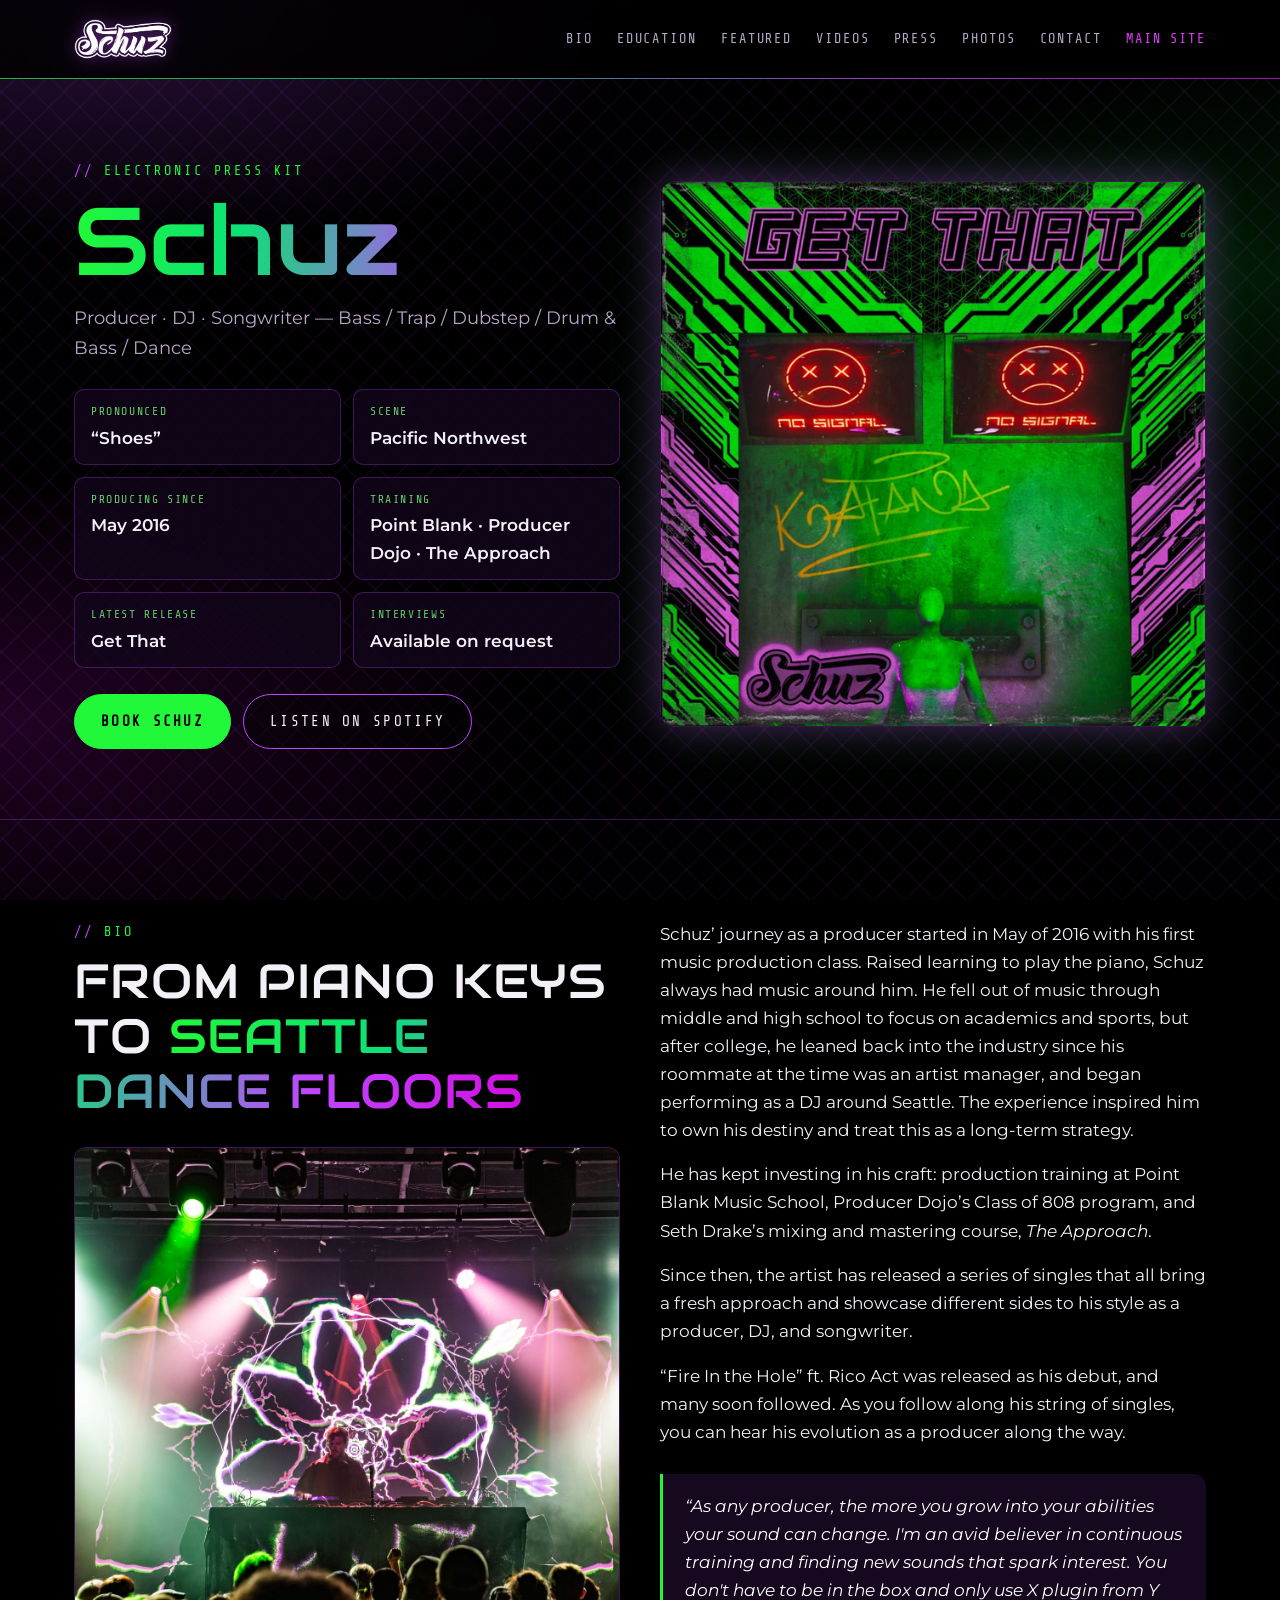
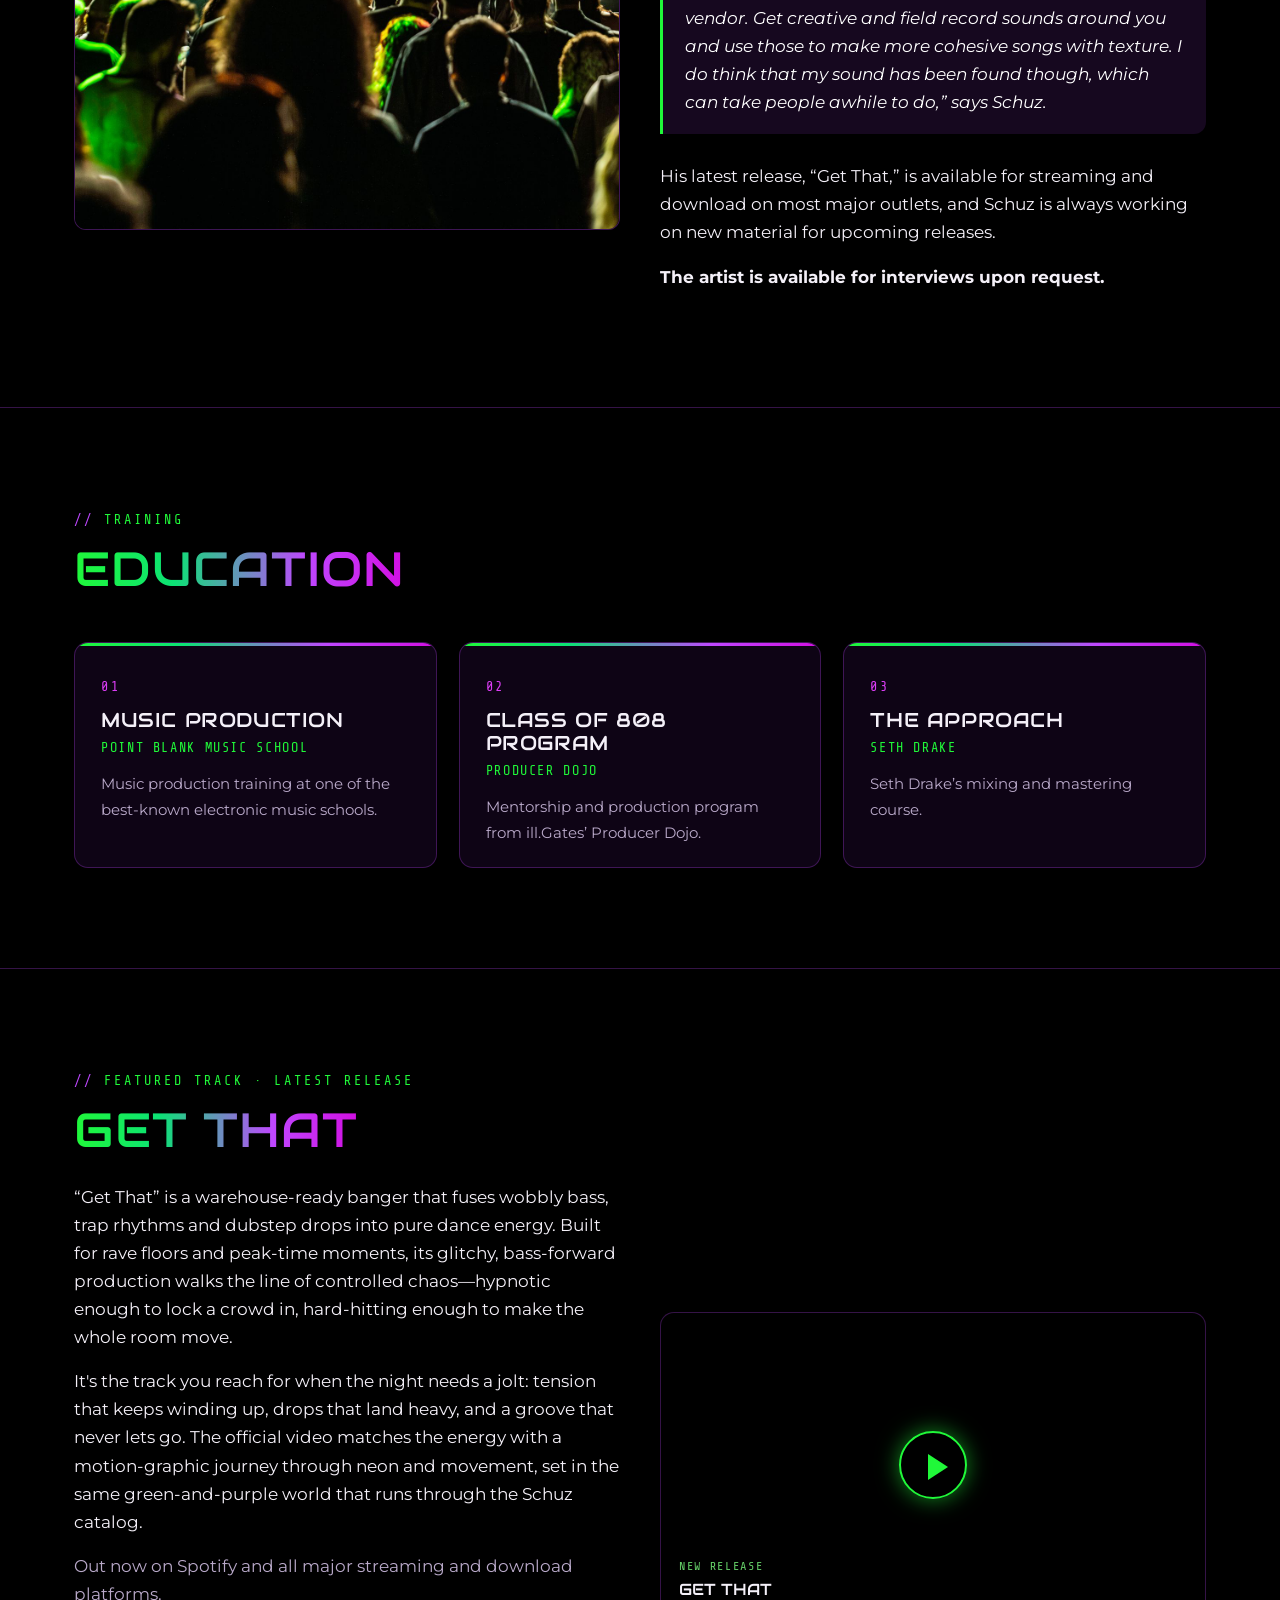
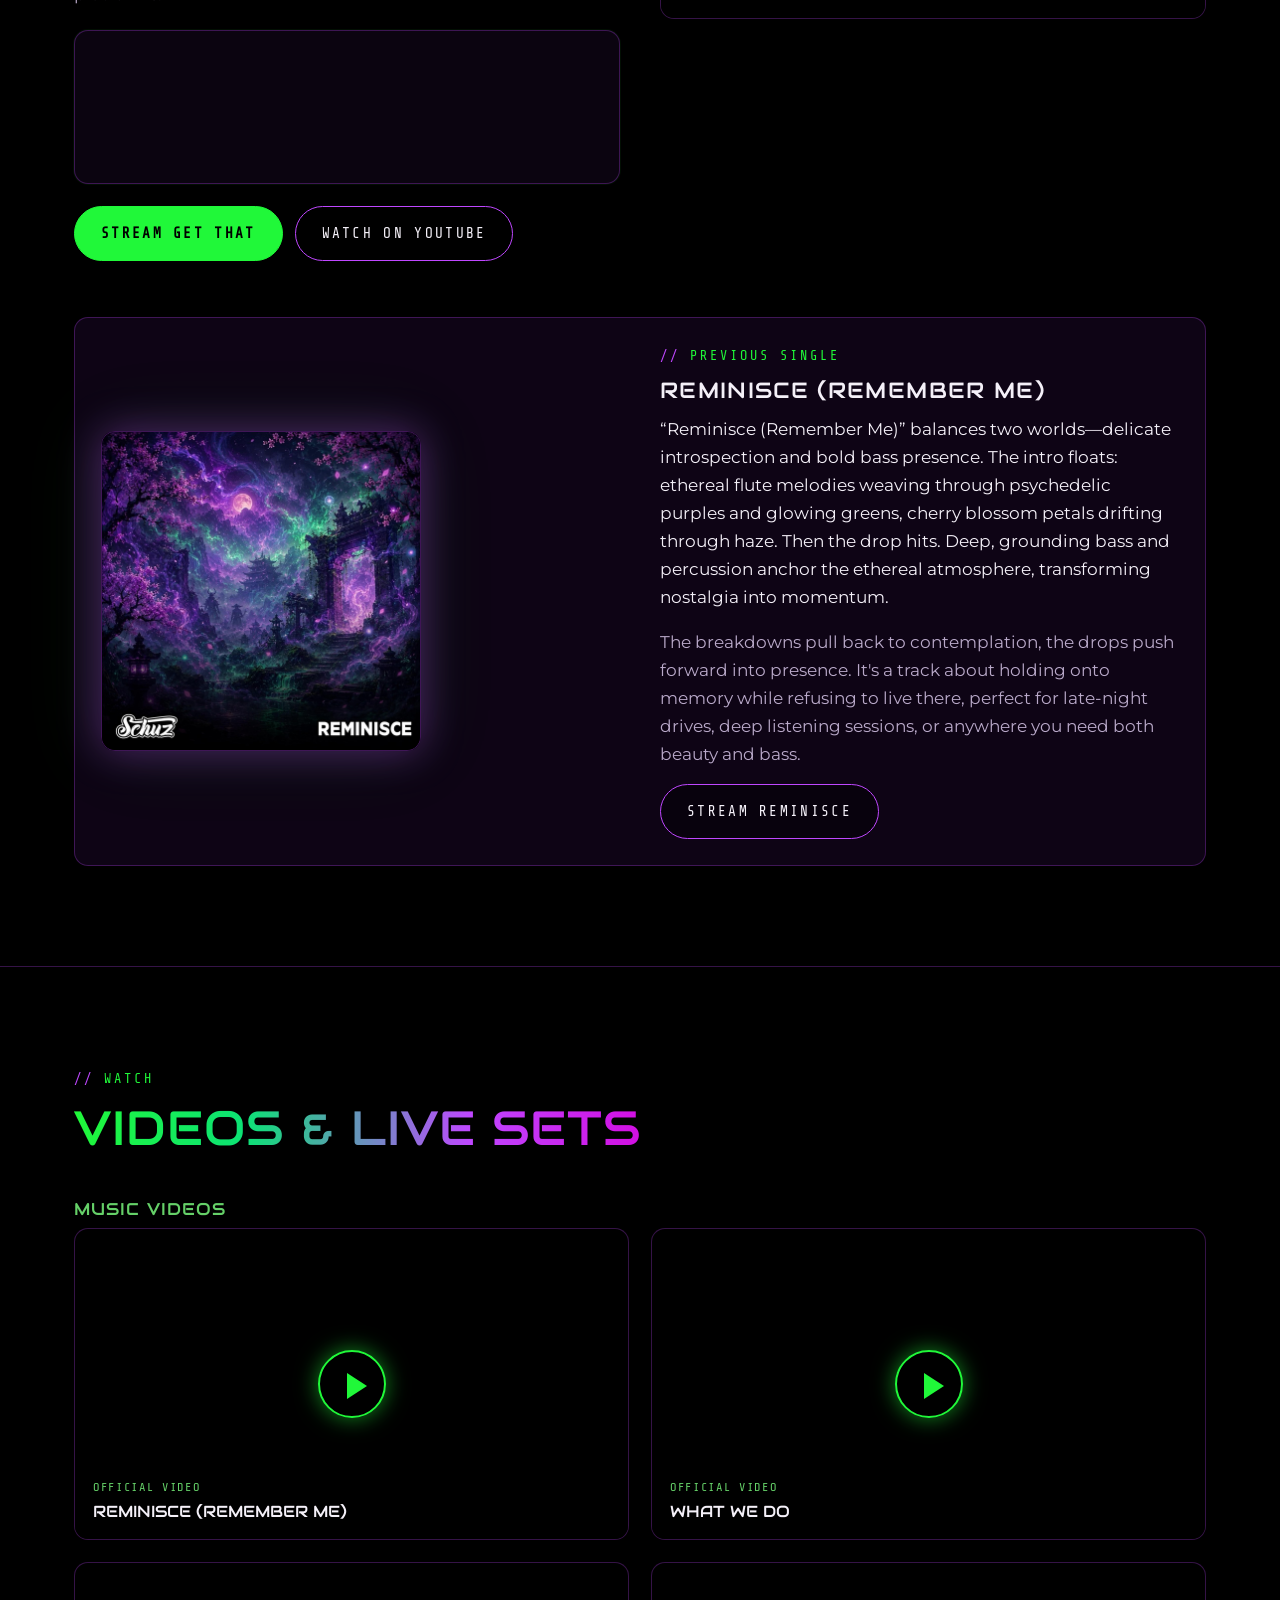
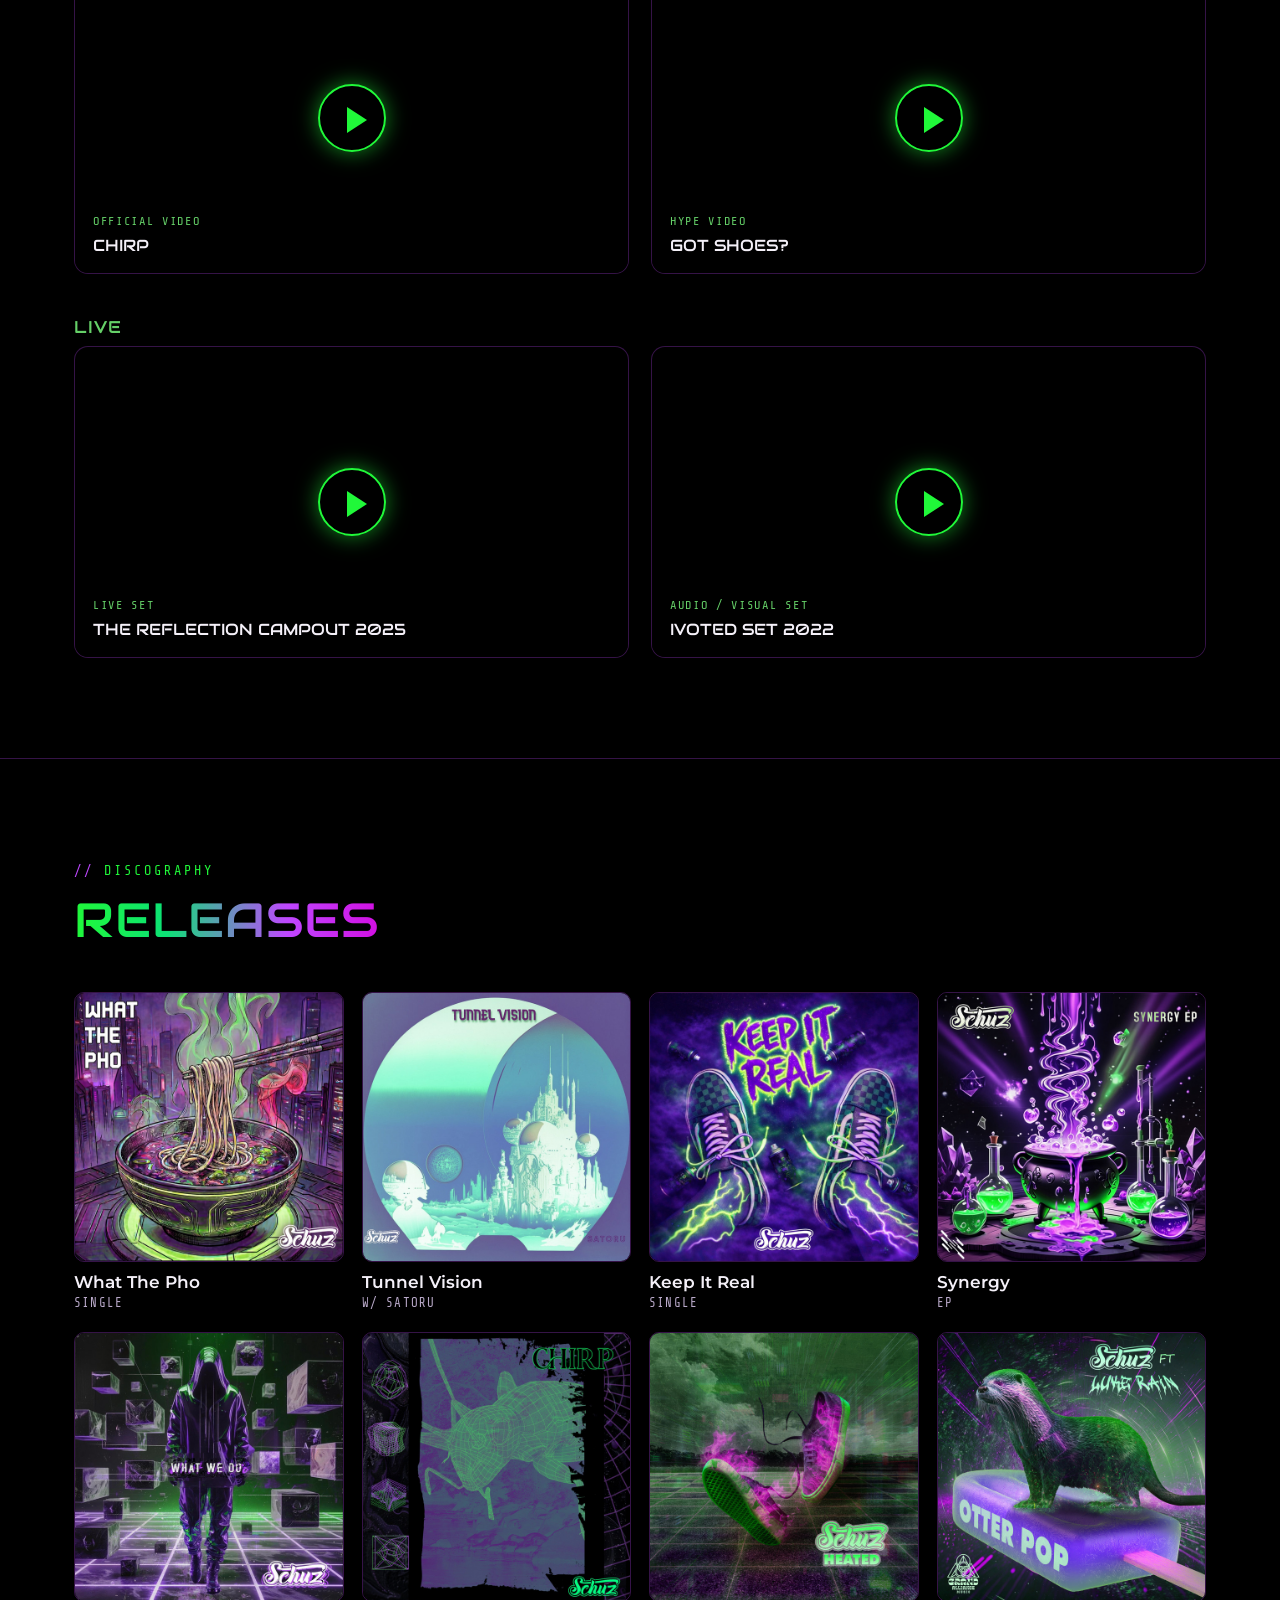
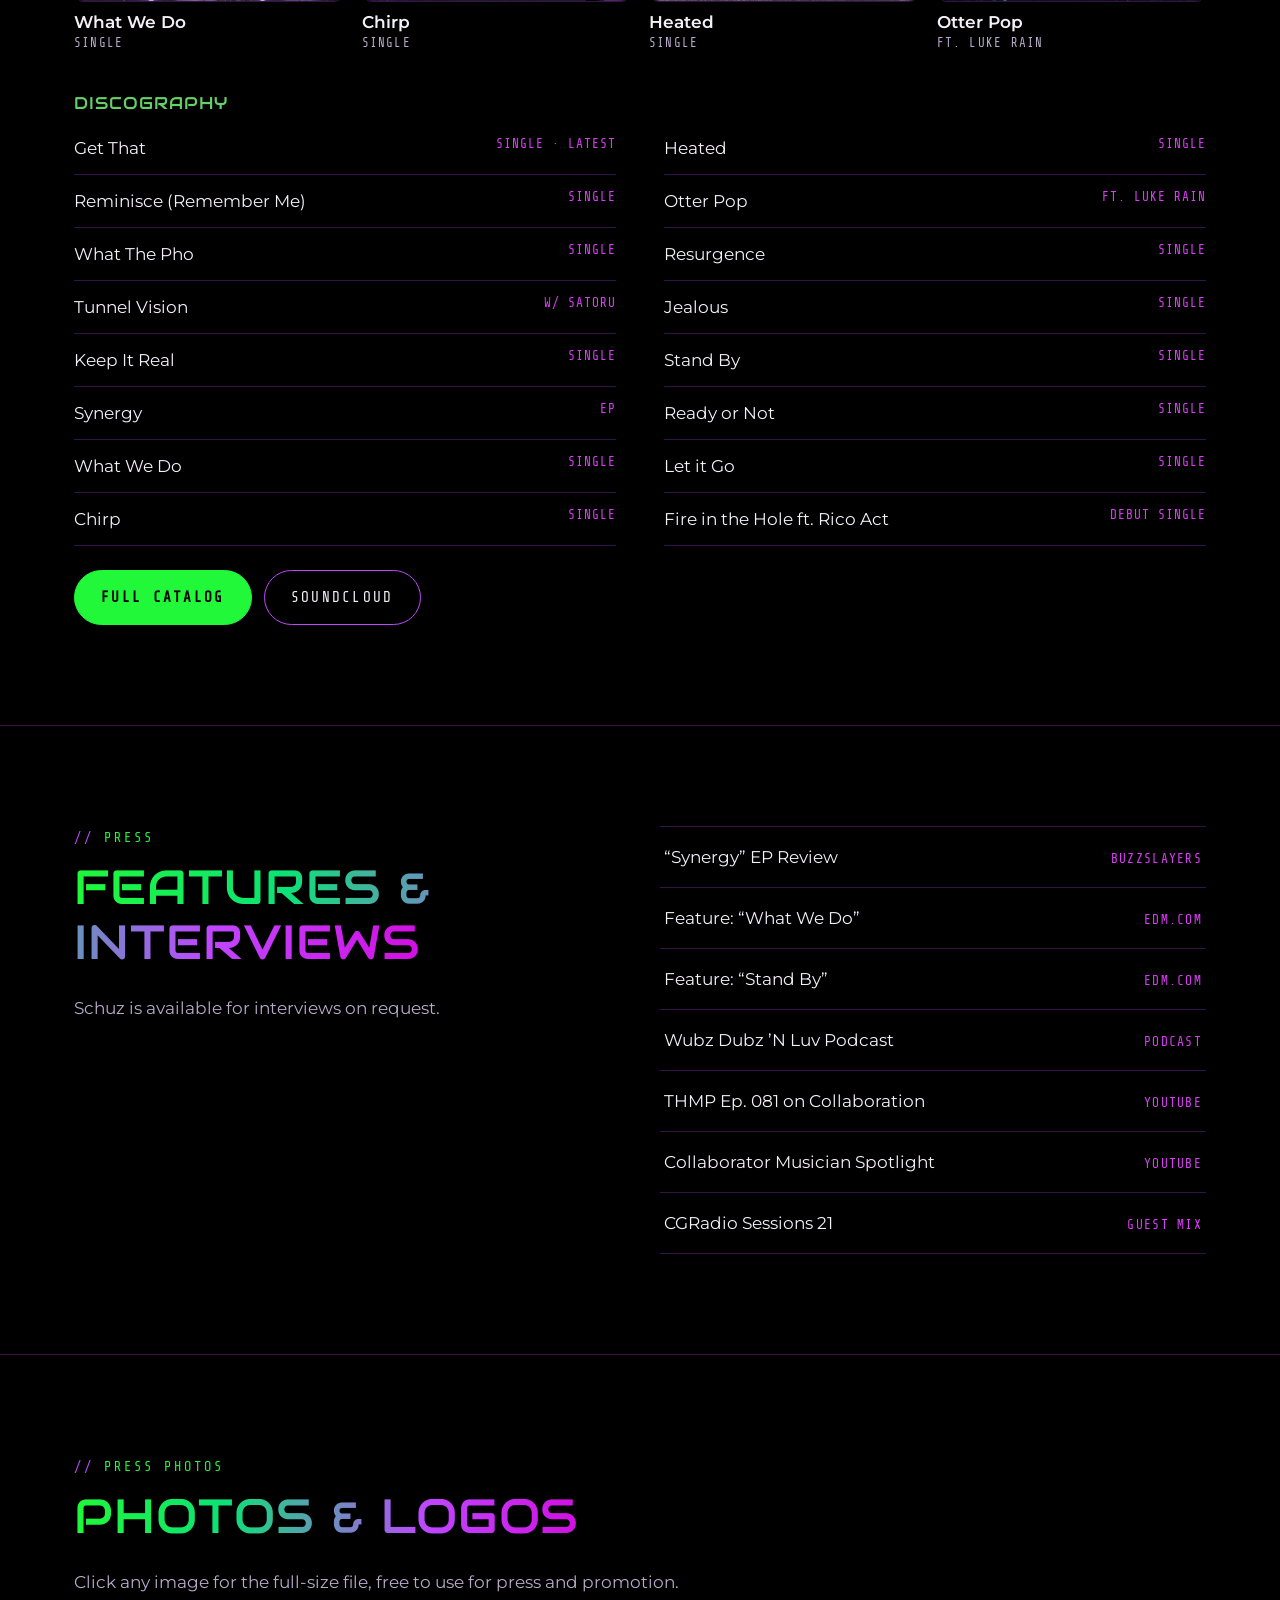
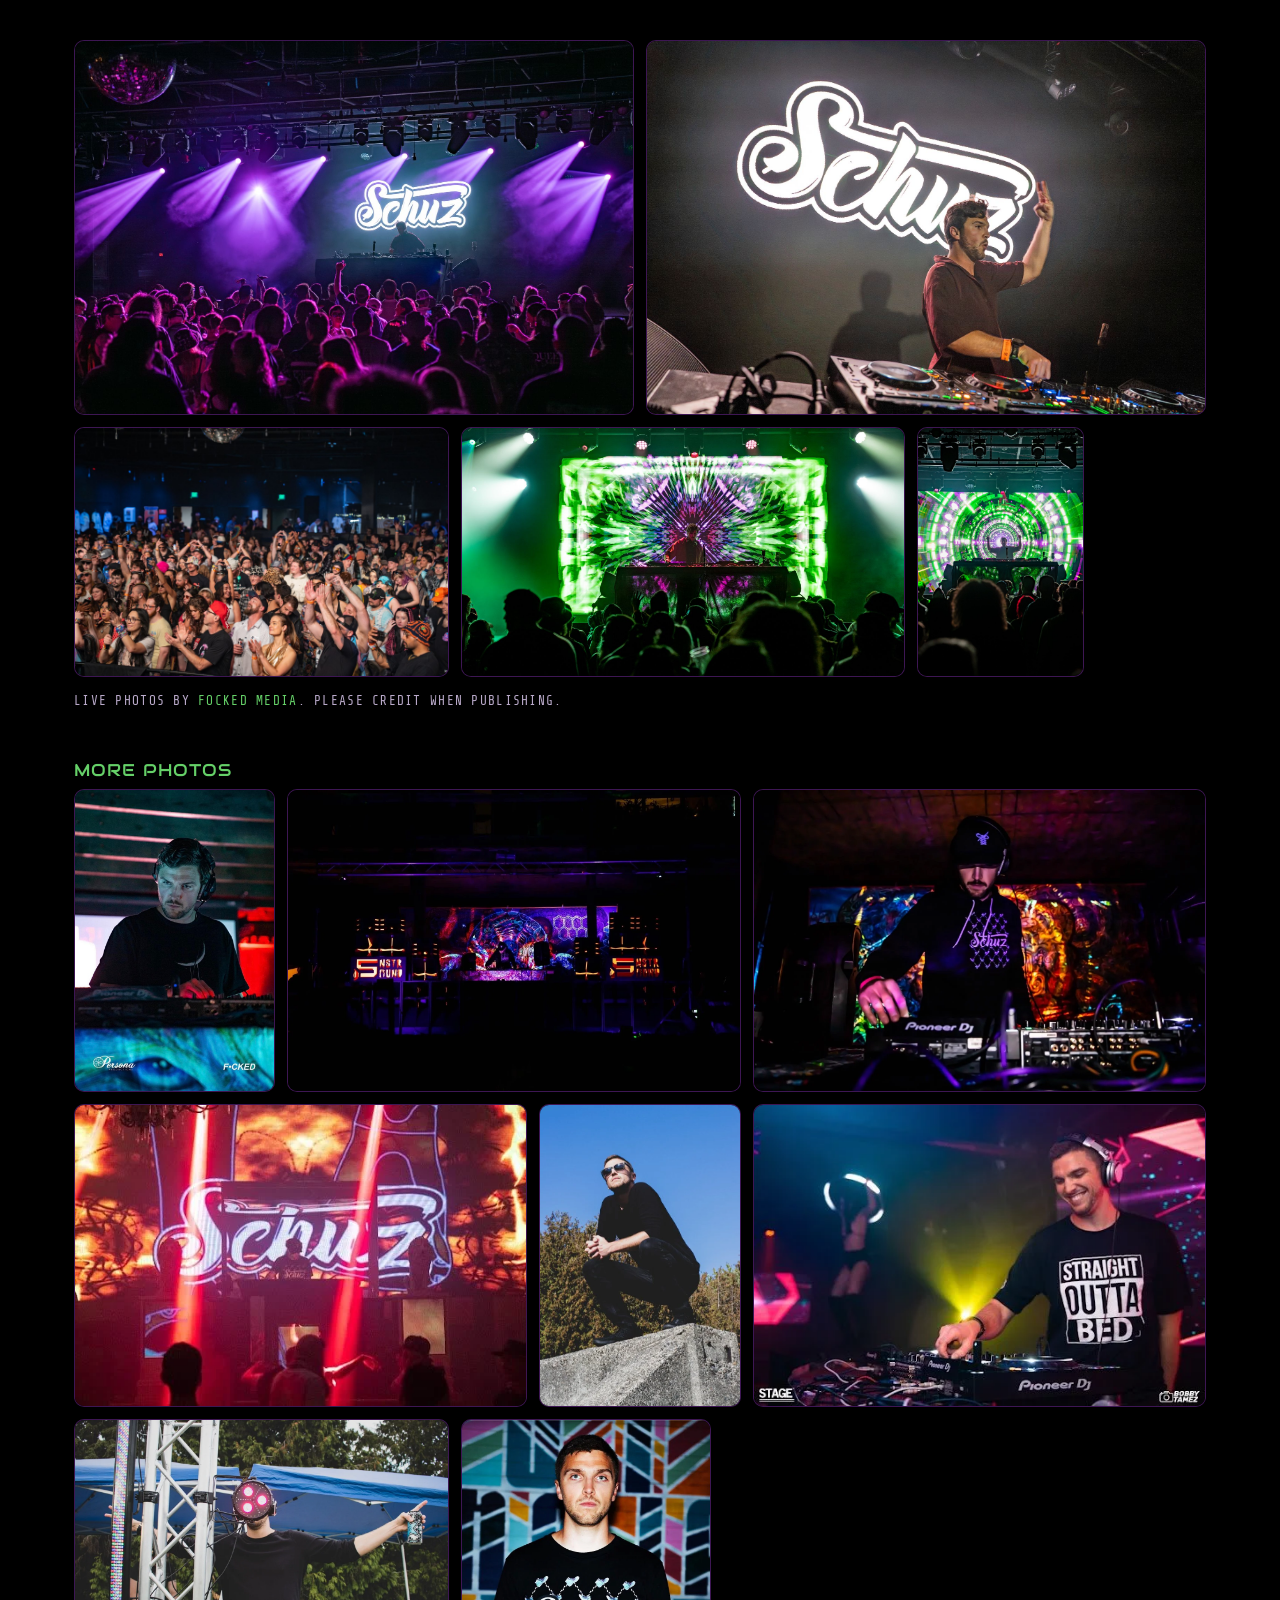
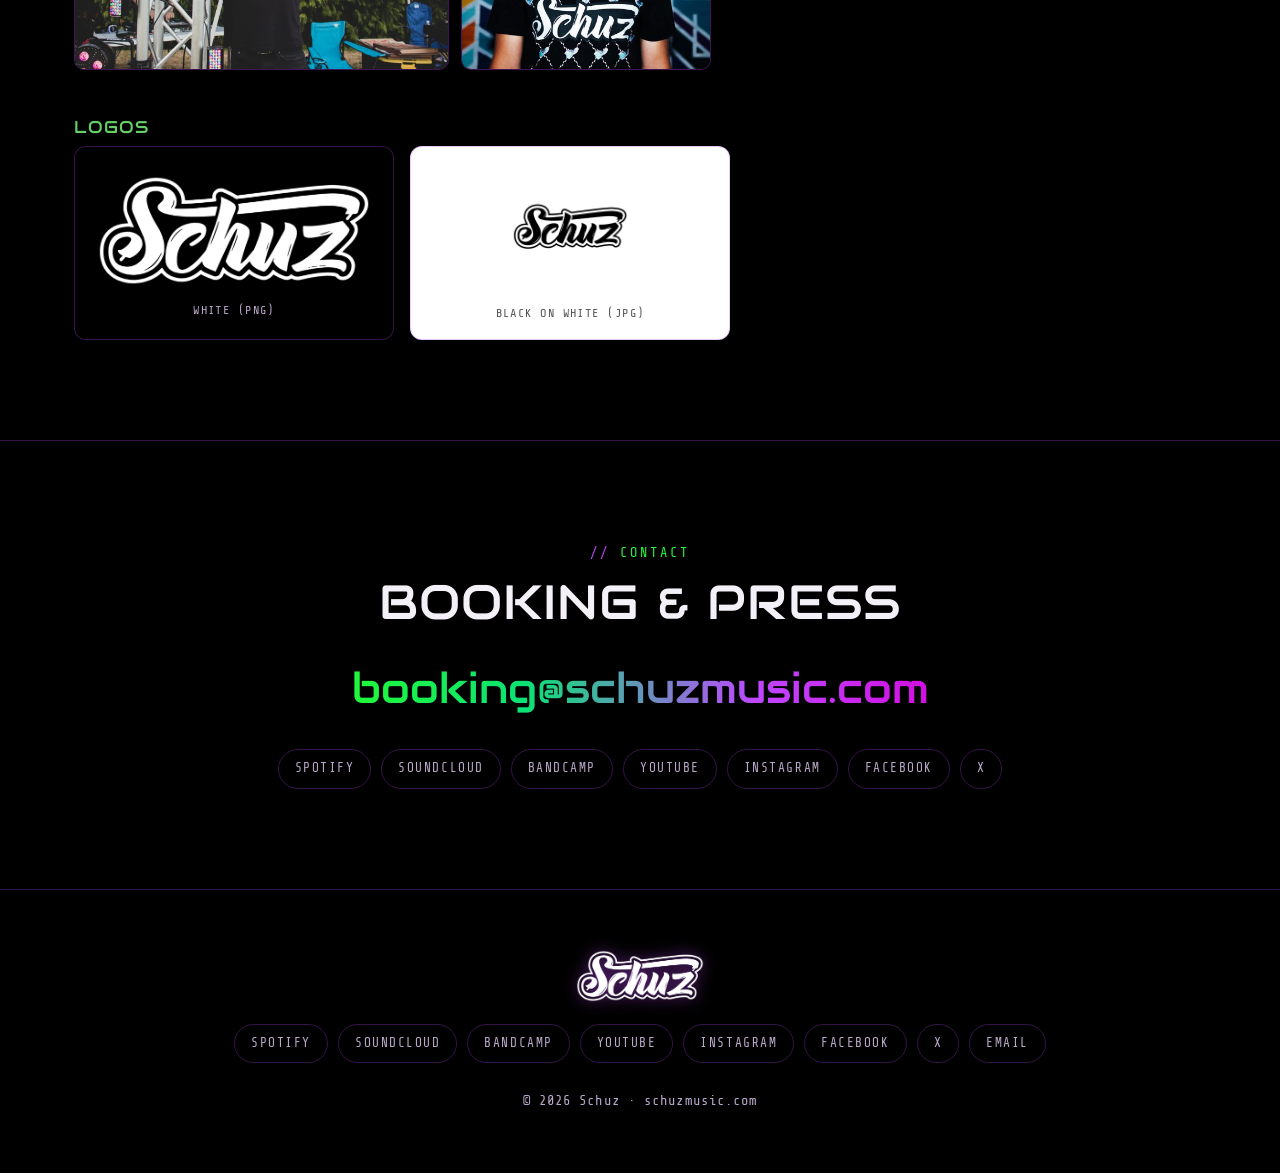
<file: epk/index.html>
<!doctype html>
<html lang="en">
<head>
  <meta charset="utf-8">
  <meta name="viewport" content="width=device-width, initial-scale=1">
  <title>Schuz | Electronic Press Kit</title>
  <meta name="description" content="Electronic press kit for Schuz, producer and DJ: bio, music, videos, press, photos and booking contact.">
  <meta name="theme-color" content="#000000">
  <link rel="canonical" href="https://schuzmusic.com/epk/">
  <meta property="og:site_name" content="Schuz">
  <meta property="og:title" content="Schuz | Electronic Press Kit">
  <meta property="og:description" content="Electronic press kit for Schuz, producer and DJ: bio, music, videos, press, photos and booking contact.">
  <meta property="og:url" content="https://schuzmusic.com/epk/">
  <meta property="og:type" content="website">
  <meta property="og:image" content="https://schuzmusic.com/images/art/get-that.jpg">
  <meta name="twitter:card" content="summary_large_image">
  <link rel="icon" href="../images/favicon.ico">
  <link rel="preconnect" href="https://fonts.googleapis.com">
  <link rel="preconnect" href="https://fonts.gstatic.com" crossorigin>
  <link href="https://fonts.googleapis.com/css2?family=Audiowide&family=Montserrat:wght@400;600;700&family=Share+Tech+Mono&display=swap" rel="stylesheet">
  <link rel="stylesheet" href="../assets/style.css?v=202611211535">
  <script src="../assets/site.js?v=202611211535" defer></script>
</head>
<body>
<header class="site-header">
  <div class="wrap">
    <a class="logo" href="../" aria-label="Schuz home"><img src="../images/logo-white-wide.png" alt="Schuz" onerror="this.onerror=null;this.src='https://images.squarespace-cdn.com/content/v1/58a359994402439f40370c7b/1534022627907-P2L6P6RFVJK82ZV1EN6B/Schuz-white-logo.png'"></a>
    <button class="menu-btn" aria-label="Open menu" aria-expanded="false">&#9776;</button>
    <nav class="nav">
      <a href="#bio">Bio</a>
      <a href="#education">Education</a>
      <a href="#featured">Featured</a>
      <a href="#videos">Videos</a>
      <a href="#press">Press</a>
      <a href="#photos">Photos</a>
      <a href="#contact">Contact</a>
      <a href="../" class="epk-link">Main site</a>
    </nav>
  </div>
</header>

<main>

  <section class="epk-hero">
    <div class="wrap grid-2">
      <div>
        <p class="eyebrow">Electronic Press Kit</p>
        <h1 class="epk-title grad-text">Schuz</h1>
        <p class="muted" style="font-size:1.1rem">Producer &middot; DJ &middot; Songwriter &mdash; Bass / Trap / Dubstep / Drum &amp; Bass / Dance</p>
        <dl class="facts">
          <div><dt>Pronounced</dt><dd>&ldquo;Shoes&rdquo;</dd></div>
          <div><dt>Scene</dt><dd>Pacific Northwest</dd></div>
          <div><dt>Producing since</dt><dd>May 2016</dd></div>
          <div><dt>Training</dt><dd>Point Blank &middot; Producer Dojo &middot; The Approach</dd></div>
          <div><dt>Latest release</dt><dd>Get That</dd></div>
          <div><dt>Interviews</dt><dd>Available on request</dd></div>
        </dl>
        <div class="btn-row">
          <a class="btn primary" href="mailto:booking@schuzmusic.com?subject=Booking%20%2F%20Press%20Inquiry%20-%20Schuz">Book Schuz</a>
          <a class="btn" href="https://open.spotify.com/playlist/7sFdtz4wPIXtweQwZlpiwJ" target="_blank" rel="noopener">Listen on Spotify</a>
        </div>
      </div>
      <div class="cover-frame"><img src="../images/art/get-that.jpg" alt="Get That cover art" onerror="this.onerror=null;this.src='https://i.scdn.co/image/ab67616d0000b273d4a8bc355864a6e6842d45a6'"></div>
    </div>
  </section>

  <section id="bio">
    <div class="wrap grid-2">
      <div>
        <p class="eyebrow">Bio</p>
        <h2>From piano keys to <span class="grad-text">Seattle dance floors</span></h2>
        <a class="photo" style="margin-top:28px" href="../images/press/fm-flower.jpg" target="_blank"><img loading="lazy" src="../images/live/fm-flower.jpg" alt="Schuz DJing in front of a green and purple visual"></a>
      </div>
      <div>
        <p>Schuz&rsquo; journey as a producer started in May of 2016 with his first music production class. Raised learning to play the piano, Schuz always had music around him. He fell out of music through middle and high school to focus on academics and sports, but after college, he leaned back into the industry since his roommate at the time was an artist manager, and began performing as a DJ around Seattle. The experience inspired him to own his destiny and treat this as a long-term strategy.</p>
        <p>He has kept investing in his craft: production training at Point Blank Music School, Producer Dojo&rsquo;s Class of 808 program, and Seth Drake&rsquo;s mixing and mastering course, <em>The Approach</em>.</p>
        <p>Since then, the artist has released a series of singles that all bring a fresh approach and showcase different sides to his style as a producer, DJ, and songwriter.</p>
        <p>&ldquo;Fire In the Hole&rdquo; ft. Rico Act was released as his debut, and many soon followed. As you follow along his string of singles, you can hear his evolution as a producer along the way.</p>
        <blockquote>&ldquo;As any producer, the more you grow into your abilities your sound can change. I'm an avid believer in continuous training and finding new sounds that spark interest. You don't have to be in the box and only use X plugin from Y vendor. Get creative and field record sounds around you and use those to make more cohesive songs with texture. I do think that my sound has been found though, which can take people awhile to do,&rdquo; says Schuz.</blockquote>
        <p>His latest release, &ldquo;Get That,&rdquo; is available for streaming and download on most major outlets, and Schuz is always working on new material for upcoming releases.</p>
        <p><strong>The artist is available for interviews upon request.</strong></p>
      </div>
    </div>
  </section>

  <section id="education">
    <div class="wrap">
      <div class="section-head">
        <p class="eyebrow">Training</p>
        <h2><span class="grad-text">Education</span></h2>
      </div>
      <div class="edu-grid">
<div class="edu"><span class="edu-num">01</span><h3>Music production</h3><p class="edu-school">Point Blank Music School</p><p class="muted">Music production training at one of the best-known electronic music schools.</p></div>
<div class="edu"><span class="edu-num">02</span><h3>Class of 808 program</h3><p class="edu-school">Producer Dojo</p><p class="muted">Mentorship and production program from ill.Gates&rsquo; Producer Dojo.</p></div>
<div class="edu"><span class="edu-num">03</span><h3>The Approach</h3><p class="edu-school">Seth Drake</p><p class="muted">Seth Drake&rsquo;s mixing and mastering course.</p></div>
      </div>
    </div>
  </section>

  <section id="featured">
    <div class="wrap">
      <div class="grid-2" style="align-items:center">
        <div>
          <p class="eyebrow">Featured track &middot; Latest release</p>
          <h2><span class="grad-text">Get That</span></h2>
          <p>&ldquo;Get That&rdquo; is a warehouse-ready banger that fuses wobbly bass, trap rhythms and dubstep drops into pure dance energy. Built for rave floors and peak-time moments, its glitchy, bass-forward production walks the line of controlled chaos&mdash;hypnotic enough to lock a crowd in, hard-hitting enough to make the whole room move.</p>
          <p>It's the track you reach for when the night needs a jolt: tension that keeps winding up, drops that land heavy, and a groove that never lets go. The official video matches the energy with a motion-graphic journey through neon and movement, set in the same green-and-purple world that runs through the Schuz catalog.</p>
          <p class="muted">Out now on Spotify and all major streaming and download platforms.</p>
          <div class="embed" style="margin-top:22px">
            <iframe height="152" loading="lazy" allow="autoplay; clipboard-write; encrypted-media; fullscreen; picture-in-picture" title="Get That on Spotify"
              src="https://open.spotify.com/embed/album/3OVxxTqc6UkwvJeayjAvST?theme=0"></iframe>
          </div>
          <div class="btn-row" style="margin-top:22px">
            <a class="btn primary" href="https://open.spotify.com/album/3OVxxTqc6UkwvJeayjAvST" target="_blank" rel="noopener">Stream Get That</a>
            <a class="btn" href="https://youtu.be/Ds3m8-0yXIE" target="_blank" rel="noopener">Watch on YouTube</a>
          </div>
        </div>
        <div class="yt" data-id="Ds3m8-0yXIE" aria-label="Play Get That"><span class="play"></span><span class="cap"><small>New release</small>Get That</span></div>
      </div>

      <div class="grid-2 panel" style="margin-top:56px;align-items:center">
        <div class="cover-frame" style="max-width:320px"><img loading="lazy" src="../images/art/reminisce.jpg" alt="Reminisce (Remember Me) cover art" onerror="this.onerror=null;this.src='https://i.scdn.co/image/ab67616d0000b27381c68a9cda54dfab7e30f4c0'"></div>
        <div>
          <p class="eyebrow">Previous single</p>
          <h3 style="font-family:var(--display);color:var(--text);font-size:1.4rem">Reminisce (Remember Me)</h3>
          <p>&ldquo;Reminisce (Remember Me)&rdquo; balances two worlds&mdash;delicate introspection and bold bass presence. The intro floats: ethereal flute melodies weaving through psychedelic purples and glowing greens, cherry blossom petals drifting through haze. Then the drop hits. Deep, grounding bass and percussion anchor the ethereal atmosphere, transforming nostalgia into momentum.</p>
          <p class="muted">The breakdowns pull back to contemplation, the drops push forward into presence. It's a track about holding onto memory while refusing to live there, perfect for late-night drives, deep listening sessions, or anywhere you need both beauty and bass.</p>
          <a class="btn" href="https://open.spotify.com/album/0HAwcvYFVnciR9bd7pAQuV" target="_blank" rel="noopener">Stream Reminisce</a>
        </div>
      </div>
    </div>
  </section>

  <section id="videos">
    <div class="wrap">
      <div class="section-head">
        <p class="eyebrow">Watch</p>
        <h2><span class="grad-text">Videos &amp; live sets</span></h2>
      </div>
      <h3>Music videos</h3>
      <div class="video-grid">
<div class="yt" data-id="78XVAAbVwU0" aria-label="Play Reminisce (Remember Me)"><span class="play"></span><span class="cap"><small>Official video</small>Reminisce (Remember Me)</span></div>
<div class="yt" data-id="8nrYL1zZ_-I" aria-label="Play What We Do"><span class="play"></span><span class="cap"><small>Official video</small>What We Do</span></div>
<div class="yt" data-id="jbpI7788JrU" aria-label="Play Chirp"><span class="play"></span><span class="cap"><small>Official video</small>Chirp</span></div>
<div class="yt" data-id="i533TSZoupE" aria-label="Play Got Shoes?"><span class="play"></span><span class="cap"><small>Hype video</small>Got Shoes?</span></div>
      </div>
      <h3 style="margin-top:44px">Live</h3>
      <div class="video-grid">
<div class="yt" data-id="GHLhVXws4Ps" aria-label="Play The Reflection Campout 2025"><span class="play"></span><span class="cap"><small>Live set</small>The Reflection Campout 2025</span></div>
<div class="yt" data-id="XNCa7h8nX9A" aria-label="Play iVoted Set 2022"><span class="play"></span><span class="cap"><small>Audio / visual set</small>iVoted Set 2022</span></div>
      </div>
    </div>
  </section>

  <section id="music">
    <div class="wrap">
      <div class="section-head">
        <p class="eyebrow">Discography</p>
        <h2><span class="grad-text">Releases</span></h2>
      </div>
      <div class="releases epk-covers">
<a class="release" href="https://open.spotify.com/album/6tttp0FAtWndlb7VmXecKX" target="_blank" rel="noopener"><div class="cover"><img loading="lazy" src="../images/art/what-the-pho.jpg" alt="What The Pho cover art" onerror="this.onerror=null;this.src='https://i.scdn.co/image/ab67616d0000b273de76f0624b46d5db398f3515'"></div><div class="name">What The Pho</div><div class="meta">Single</div></a>
<a class="release" href="https://open.spotify.com/album/5pXTvZ7ySFhDBU1qjHHUY6" target="_blank" rel="noopener"><div class="cover"><img loading="lazy" src="../images/art/tunnel-vision.jpg" alt="Tunnel Vision cover art" onerror="this.onerror=null;this.src='https://i.scdn.co/image/ab67616d0000b2731bfc90a4b4059be305f07ae3'"></div><div class="name">Tunnel Vision</div><div class="meta">w/ Satoru</div></a>
<a class="release" href="https://open.spotify.com/album/3HDSfz8536MvWgcVTeKW0Y" target="_blank" rel="noopener"><div class="cover"><img loading="lazy" src="../images/art/keep-it-real.jpg" alt="Keep It Real cover art" onerror="this.onerror=null;this.src='https://i.scdn.co/image/ab67616d0000b273bd5561396d37c463a0d9a5b4'"></div><div class="name">Keep It Real</div><div class="meta">Single</div></a>
<a class="release" href="https://open.spotify.com/album/34MYS9DBvajaxvMvYPhp7I" target="_blank" rel="noopener"><div class="cover"><img loading="lazy" src="../images/art/synergy.jpg" alt="Synergy cover art" onerror="this.onerror=null;this.src='https://i.scdn.co/image/ab67616d0000b273e71a7917156a77401fb9ca6d'"></div><div class="name">Synergy</div><div class="meta">EP</div></a>
<a class="release" href="https://open.spotify.com/album/0RpTZXyG1e7I15H27EKvV9" target="_blank" rel="noopener"><div class="cover"><img loading="lazy" src="../images/art/what-we-do.jpg" alt="What We Do cover art" onerror="this.onerror=null;this.src='https://i.scdn.co/image/ab67616d0000b2734018b08cab598bd0f0130f7b'"></div><div class="name">What We Do</div><div class="meta">Single</div></a>
<a class="release" href="https://open.spotify.com/album/2qTEEj2oPqav8h3E71MXVZ" target="_blank" rel="noopener"><div class="cover"><img loading="lazy" src="../images/art/chirp.jpg" alt="Chirp cover art" onerror="this.onerror=null;this.src='https://i.scdn.co/image/ab67616d0000b2738ee1e285bf490d73f2e9384c'"></div><div class="name">Chirp</div><div class="meta">Single</div></a>
<a class="release" href="https://open.spotify.com/album/5xGlIa47Nt6a5FH68gSR8h" target="_blank" rel="noopener"><div class="cover"><img loading="lazy" src="../images/art/heated.jpg" alt="Heated cover art" onerror="this.onerror=null;this.src='https://i.scdn.co/image/ab67616d0000b273d328e04887be72bc79d19bcc'"></div><div class="name">Heated</div><div class="meta">Single</div></a>
<a class="release" href="https://open.spotify.com/album/5aKVVH6AueJejgWCw78qFj" target="_blank" rel="noopener"><div class="cover"><img loading="lazy" src="../images/art/otter-pop.jpg" alt="Otter Pop cover art" onerror="this.onerror=null;this.src='https://i.scdn.co/image/ab67616d0000b273894233de4c6ac96d84cf8884'"></div><div class="name">Otter Pop</div><div class="meta">ft. Luke Rain</div></a>
      </div>
      <div style="margin-top:40px">
          <h3>Discography</h3>
          <ul class="release-list two-col">
<li><a href="https://open.spotify.com/album/3OVxxTqc6UkwvJeayjAvST" target="_blank" rel="noopener">Get That</a><span class="tag">Single · Latest</span></li>
<li><a href="https://open.spotify.com/album/0HAwcvYFVnciR9bd7pAQuV" target="_blank" rel="noopener">Reminisce (Remember Me)</a><span class="tag">Single</span></li>
<li><a href="https://open.spotify.com/album/6tttp0FAtWndlb7VmXecKX" target="_blank" rel="noopener">What The Pho</a><span class="tag">Single</span></li>
<li><a href="https://open.spotify.com/album/5pXTvZ7ySFhDBU1qjHHUY6" target="_blank" rel="noopener">Tunnel Vision</a><span class="tag">w/ Satoru</span></li>
<li><a href="https://open.spotify.com/album/3HDSfz8536MvWgcVTeKW0Y" target="_blank" rel="noopener">Keep It Real</a><span class="tag">Single</span></li>
<li><a href="https://open.spotify.com/album/34MYS9DBvajaxvMvYPhp7I" target="_blank" rel="noopener">Synergy</a><span class="tag">EP</span></li>
<li><a href="https://open.spotify.com/album/0RpTZXyG1e7I15H27EKvV9" target="_blank" rel="noopener">What We Do</a><span class="tag">Single</span></li>
<li><a href="https://open.spotify.com/album/2qTEEj2oPqav8h3E71MXVZ" target="_blank" rel="noopener">Chirp</a><span class="tag">Single</span></li>
<li><a href="https://open.spotify.com/album/5xGlIa47Nt6a5FH68gSR8h" target="_blank" rel="noopener">Heated</a><span class="tag">Single</span></li>
<li><a href="https://open.spotify.com/album/5aKVVH6AueJejgWCw78qFj" target="_blank" rel="noopener">Otter Pop</a><span class="tag">ft. Luke Rain</span></li>
<li><a href="https://open.spotify.com/album/7eRFUovelTPJdpJEUwoSPx" target="_blank" rel="noopener">Resurgence</a><span class="tag">Single</span></li>
<li><a href="https://open.spotify.com/album/0EKPSccOIPoNUWrfjE0lfr" target="_blank" rel="noopener">Jealous</a><span class="tag">Single</span></li>
<li><a href="https://open.spotify.com/album/6T85qXc5YBmt70IEgGqwD6" target="_blank" rel="noopener">Stand By</a><span class="tag">Single</span></li>
<li><a href="https://open.spotify.com/album/0G7H5fKZr33Dmo4qCMyU8W" target="_blank" rel="noopener">Ready or Not</a><span class="tag">Single</span></li>
<li><a href="https://open.spotify.com/album/3CKxkmOUsdCTuWS16nwWH9" target="_blank" rel="noopener">Let it Go</a><span class="tag">Single</span></li>
<li><a href="https://open.spotify.com/album/6aruNaS3pZUzDAzrIaC2pe" target="_blank" rel="noopener">Fire in the Hole ft. Rico Act</a><span class="tag">Debut single</span></li>
          </ul>
          <div class="btn-row" style="margin-top:24px">
            <a class="btn primary" href="https://open.spotify.com/playlist/7sFdtz4wPIXtweQwZlpiwJ" target="_blank" rel="noopener">Full catalog</a>
            <a class="btn" href="https://soundcloud.com/schuzmusic" target="_blank" rel="noopener">SoundCloud</a>
          </div>
      </div>
    </div>
  </section>

  <section id="press">
    <div class="wrap grid-2">
      <div>
        <p class="eyebrow">Press</p>
        <h2><span class="grad-text">Features &amp; interviews</span></h2>
        <p class="muted">Schuz is available for interviews on request.</p>
      </div>
      <ul class="link-list">
<li><a href="https://www.buzzslayers.com/post/a-genre-bending-release-from-schuz" target="_blank" rel="noopener">&ldquo;Synergy&rdquo; EP Review <span class="src">Buzzslayers</span></a></li>
<li><a href="https://edm.com/music-releases/schuz-what-we-do" target="_blank" rel="noopener">Feature: &ldquo;What We Do&rdquo; <span class="src">EDM.com</span></a></li>
<li><a href="https://edm.com/music-releases/schuz-new-single-stand-by" target="_blank" rel="noopener">Feature: &ldquo;Stand By&rdquo; <span class="src">EDM.com</span></a></li>
<li><a href="https://podcasters.spotify.com/pod/show/wubzdubzluv/episodes/SCHUZ-enpicq/a-a44debd" target="_blank" rel="noopener">Wubz Dubz &rsquo;N Luv Podcast <span class="src">Podcast</span></a></li>
<li><a href="https://youtu.be/STee57tiq30" target="_blank" rel="noopener">THMP Ep. 081 on Collaboration <span class="src">YouTube</span></a></li>
<li><a href="https://youtu.be/bJusxDvSTd4" target="_blank" rel="noopener">Collaborator Musician Spotlight <span class="src">YouTube</span></a></li>
<li><a href="https://cybergrooveam.com/cgradio-sessions-21-schuz/" target="_blank" rel="noopener">CGRadio Sessions 21 <span class="src">Guest mix</span></a></li>
      </ul>
    </div>
  </section>

  <section id="photos">
    <div class="wrap">
      <div class="section-head">
        <p class="eyebrow">Press photos</p>
        <h2><span class="grad-text">Photos &amp; logos</span></h2>
        <p class="muted">Click any image for the full-size file, free to use for press and promotion.</p>
      </div>
      <div class="justified">
<a href="../images/press/fm-purple-logo.jpg" target="_blank" download style="--r:1.4995"><i style="padding-bottom:66.688%"></i><img loading="lazy" src="../images/live/fm-purple-logo.jpg" alt="Schuz performing under the Schuz logo with purple lights and a packed crowd"></a>
<a href="../images/press/fm-logo-wave.jpg" target="_blank" download style="--r:1.4995"><i style="padding-bottom:66.688%"></i><img loading="lazy" src="../images/live/fm-logo-wave.jpg" alt="Schuz raising a hand in front of the glowing Schuz logo"></a>
<a href="../images/press/fm-crowd.jpg" target="_blank" download style="--r:1.4995"><i style="padding-bottom:66.688%"></i><img loading="lazy" src="../images/live/fm-crowd.jpg" alt="Crowd cheering at a Schuz show"></a>
<a href="../images/press/fm-kaleido.jpg" target="_blank" download style="--r:1.7778"><i style="padding-bottom:56.250%"></i><img loading="lazy" src="../images/live/fm-kaleido.jpg" alt="Schuz DJing in front of a green kaleidoscope visual"></a>
<a href="../images/press/fm-tunnel.jpg" target="_blank" download style="--r:0.6669"><i style="padding-bottom:149.953%"></i><img loading="lazy" src="../images/live/fm-tunnel.jpg" alt="Schuz with arms raised in front of a green tunnel visual"></a>
      </div>
      <p class="credit">Live photos by <strong>Focked Media</strong>. Please credit when publishing.</p>
      <h3 style="margin-top:48px">More photos</h3>
      <div class="justified">
<a href="../images/epk-photo-1.jpg" target="_blank" download style="--r:0.6667"><i style="padding-bottom:150.000%"></i><img loading="lazy" src="../images/epk-photo-1.jpg" alt="Schuz DJing" onerror="this.onerror=null;this.src='https://static.wixstatic.com/media/feb2db_843b74ad14c74a41a1388d8b9cd171cd~mv2.jpg'"></a>
<a href="../images/live-aston-manor.jpg" target="_blank" download style="--r:1.5000"><i style="padding-bottom:66.667%"></i><img loading="lazy" src="../images/live-aston-manor.jpg" alt="Schuz live at Aston Manor, Seattle" onerror="this.onerror=null;this.src='https://images.squarespace-cdn.com/content/v1/58a359994402439f40370c7b/1695354976595-M25AXAHCMDE8Z5FQ7RJP/5D6DD038-A7A1-4371-893F-D45AA2152FE5.JPG'"></a>
<a href="../images/press-2.jpg" target="_blank" download style="--r:1.5000"><i style="padding-bottom:66.667%"></i><img loading="lazy" src="../images/press-2.jpg" alt="Schuz portrait" onerror="this.onerror=null;this.src='https://images.squarespace-cdn.com/content/v1/58a359994402439f40370c7b/1695354976522-R0MA7KNY0KK1XTUEP9II/1D3F9439-301A-474D-8AA5-25B1115A0A15.JPG'"></a>
<a href="../images/press-1.jpeg" target="_blank" download style="--r:1.4971"><i style="padding-bottom:66.797%"></i><img loading="lazy" src="../images/press-1.jpeg" alt="Schuz press photo" onerror="this.onerror=null;this.src='https://images.squarespace-cdn.com/content/v1/58a359994402439f40370c7b/1695355032621-QRXECKOLP7GYYOPWCU46/pressphoto_1.jpeg'"></a>
<a href="../images/live-seattle-4.jpg" target="_blank" download style="--r:0.6663"><i style="padding-bottom:150.094%"></i><img loading="lazy" src="../images/live-seattle-4.jpg" alt="Schuz performing in Seattle" onerror="this.onerror=null;this.src='https://images.squarespace-cdn.com/content/v1/58a359994402439f40370c7b/1695355090209-EBKBHIT2OBBB01H35YQP/SD+Seattle-4.jpg'"></a>
<a href="../images/press-3.jpeg" target="_blank" download style="--r:1.4971"><i style="padding-bottom:66.797%"></i><img loading="lazy" src="../images/press-3.jpeg" alt="Schuz press photo" onerror="this.onerror=null;this.src='https://images.squarespace-cdn.com/content/v1/58a359994402439f40370c7b/1695355031194-6MYW3F1KG6UULHBLBZ7F/pressphoto_2.jpeg'"></a>
<a href="../images/live-seattle-12.jpg" target="_blank" download style="--r:1.5000"><i style="padding-bottom:66.667%"></i><img loading="lazy" src="../images/live-seattle-12.jpg" alt="Schuz performing in Seattle" onerror="this.onerror=null;this.src='https://images.squarespace-cdn.com/content/v1/58a359994402439f40370c7b/1695355090510-OCWT2Z7HHB52T39ILGDM/SD+Seattle-12.jpg'"></a>
<a href="../images/live-crowd.jpg" target="_blank" download style="--r:0.9978"><i style="padding-bottom:100.225%"></i><img loading="lazy" src="../images/live-crowd.jpg" alt="Schuz live" onerror="this.onerror=null;this.src='https://images.squarespace-cdn.com/content/v1/58a359994402439f40370c7b/1695355032693-YBWF4H1GL1ZOPYXRMC62/74381930_1358495461020890_6384283166823153664_n.jpg'"></a>
      </div>
      <h3 style="margin-top:48px">Logos</h3>
      <div class="logo-tiles">
<a href="../images/logo-white-wide.png" target="_blank" download class="dark"><img loading="lazy" src="../images/logo-white-wide.png" alt="Schuz logo, white" onerror="this.onerror=null;this.src='https://images.squarespace-cdn.com/content/v1/58a359994402439f40370c7b/1534022627907-P2L6P6RFVJK82ZV1EN6B/Schuz-white-logo.png'"><span>White (PNG)</span></a>
<a href="../images/logo-black-on-white.jpg" target="_blank" download class="light"><img loading="lazy" src="../images/logo-black-on-white.jpg" alt="Schuz logo, black on white" onerror="this.onerror=null;this.src='https://static1.squarespace.com/static/58a359994402439f40370c7b/t/5b6f53fd4ae2373e2bfd190e/1534022657372/Schuz-black-logo-white-background.jpg'"><span>Black on white (JPG)</span></a>
      </div>
    </div>
  </section>

  <section id="contact" class="booking">
    <div class="wrap">
      <p class="eyebrow">Contact</p>
      <h2>Booking &amp; Press</h2>
      <p><a class="email" href="mailto:booking@schuzmusic.com?subject=Booking%20%2F%20Press%20Inquiry%20-%20Schuz">booking@schuzmusic.com</a></p>
      <div class="socials" style="justify-content:center;margin-top:24px">
<a href="https://open.spotify.com/artist/5NspPYFCaN9xLj9QbHymUp" target="_blank" rel="noopener">Spotify</a>
<a href="https://soundcloud.com/schuzmusic" target="_blank" rel="noopener">SoundCloud</a>
<a href="https://schuz.bandcamp.com/" target="_blank" rel="noopener">Bandcamp</a>
<a href="https://www.youtube.com/channel/UCMaxM1PuP_lTJbMCj8MLsCQ" target="_blank" rel="noopener">YouTube</a>
<a href="https://instagram.com/schuzmusic" target="_blank" rel="noopener">Instagram</a>
<a href="https://facebook.com/schuzmusic" target="_blank" rel="noopener">Facebook</a>
<a href="https://x.com/schuzmusic" target="_blank" rel="noopener">X</a>
      </div>
    </div>
  </section>

</main>

<footer>
  <div class="wrap">
    <a class="logo" href="../"><img loading="lazy" src="../images/logo-white-wide.png" alt="Schuz" onerror="this.onerror=null;this.src='https://images.squarespace-cdn.com/content/v1/58a359994402439f40370c7b/1534022627907-P2L6P6RFVJK82ZV1EN6B/Schuz-white-logo.png'"></a>
    <div class="socials">
<a href="https://open.spotify.com/artist/5NspPYFCaN9xLj9QbHymUp" target="_blank" rel="noopener">Spotify</a>
<a href="https://soundcloud.com/schuzmusic" target="_blank" rel="noopener">SoundCloud</a>
<a href="https://schuz.bandcamp.com/" target="_blank" rel="noopener">Bandcamp</a>
<a href="https://www.youtube.com/channel/UCMaxM1PuP_lTJbMCj8MLsCQ" target="_blank" rel="noopener">YouTube</a>
<a href="https://instagram.com/schuzmusic" target="_blank" rel="noopener">Instagram</a>
<a href="https://facebook.com/schuzmusic" target="_blank" rel="noopener">Facebook</a>
<a href="https://x.com/schuzmusic" target="_blank" rel="noopener">X</a>
<a href="mailto:booking@schuzmusic.com">Email</a>
    </div>
    <small>&copy; <span id="year">2026</span> Schuz &middot; schuzmusic.com</small>
  </div>
</footer>

<!-- Ruby / ArtiBot chat -->
<script type="text/javascript">!function(t,e){t.artibotApi={l:[],t:[],on:function(){this.l.push(arguments)},trigger:function(){this.t.push(arguments)}};var a=!1,i=e.createElement("script");i.async=!0,i.type="text/javascript",i.src="https://app.artibot.ai/loader.js",e.getElementsByTagName("head").item(0).appendChild(i),i.onreadystatechange=i.onload=function(){if(!(a||this.readyState&&"loaded"!=this.readyState&&"complete"!=this.readyState)){new window.ArtiBot({i:"57a98f08-c21e-4dc1-a6b8-e66a68db67a6"});a=!0}}}(window,document);</script>
</body>
</html>
</file>
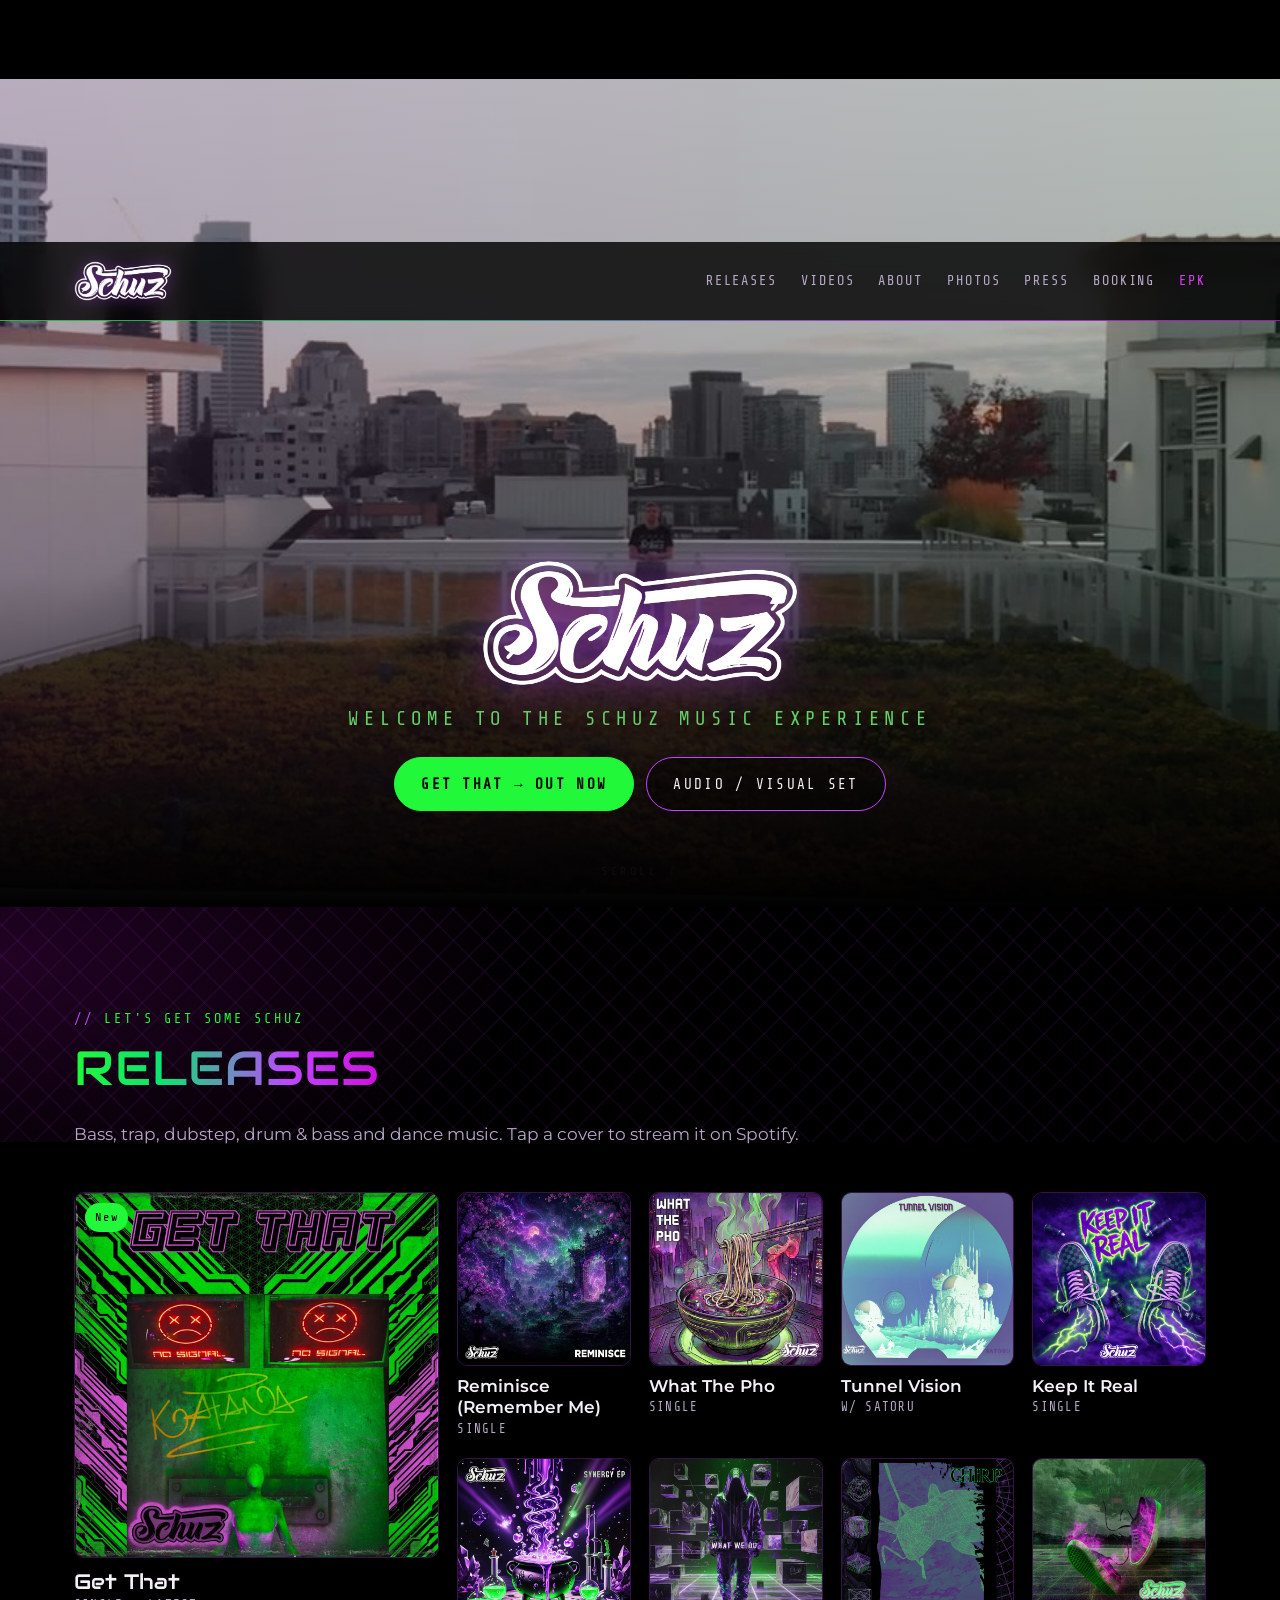
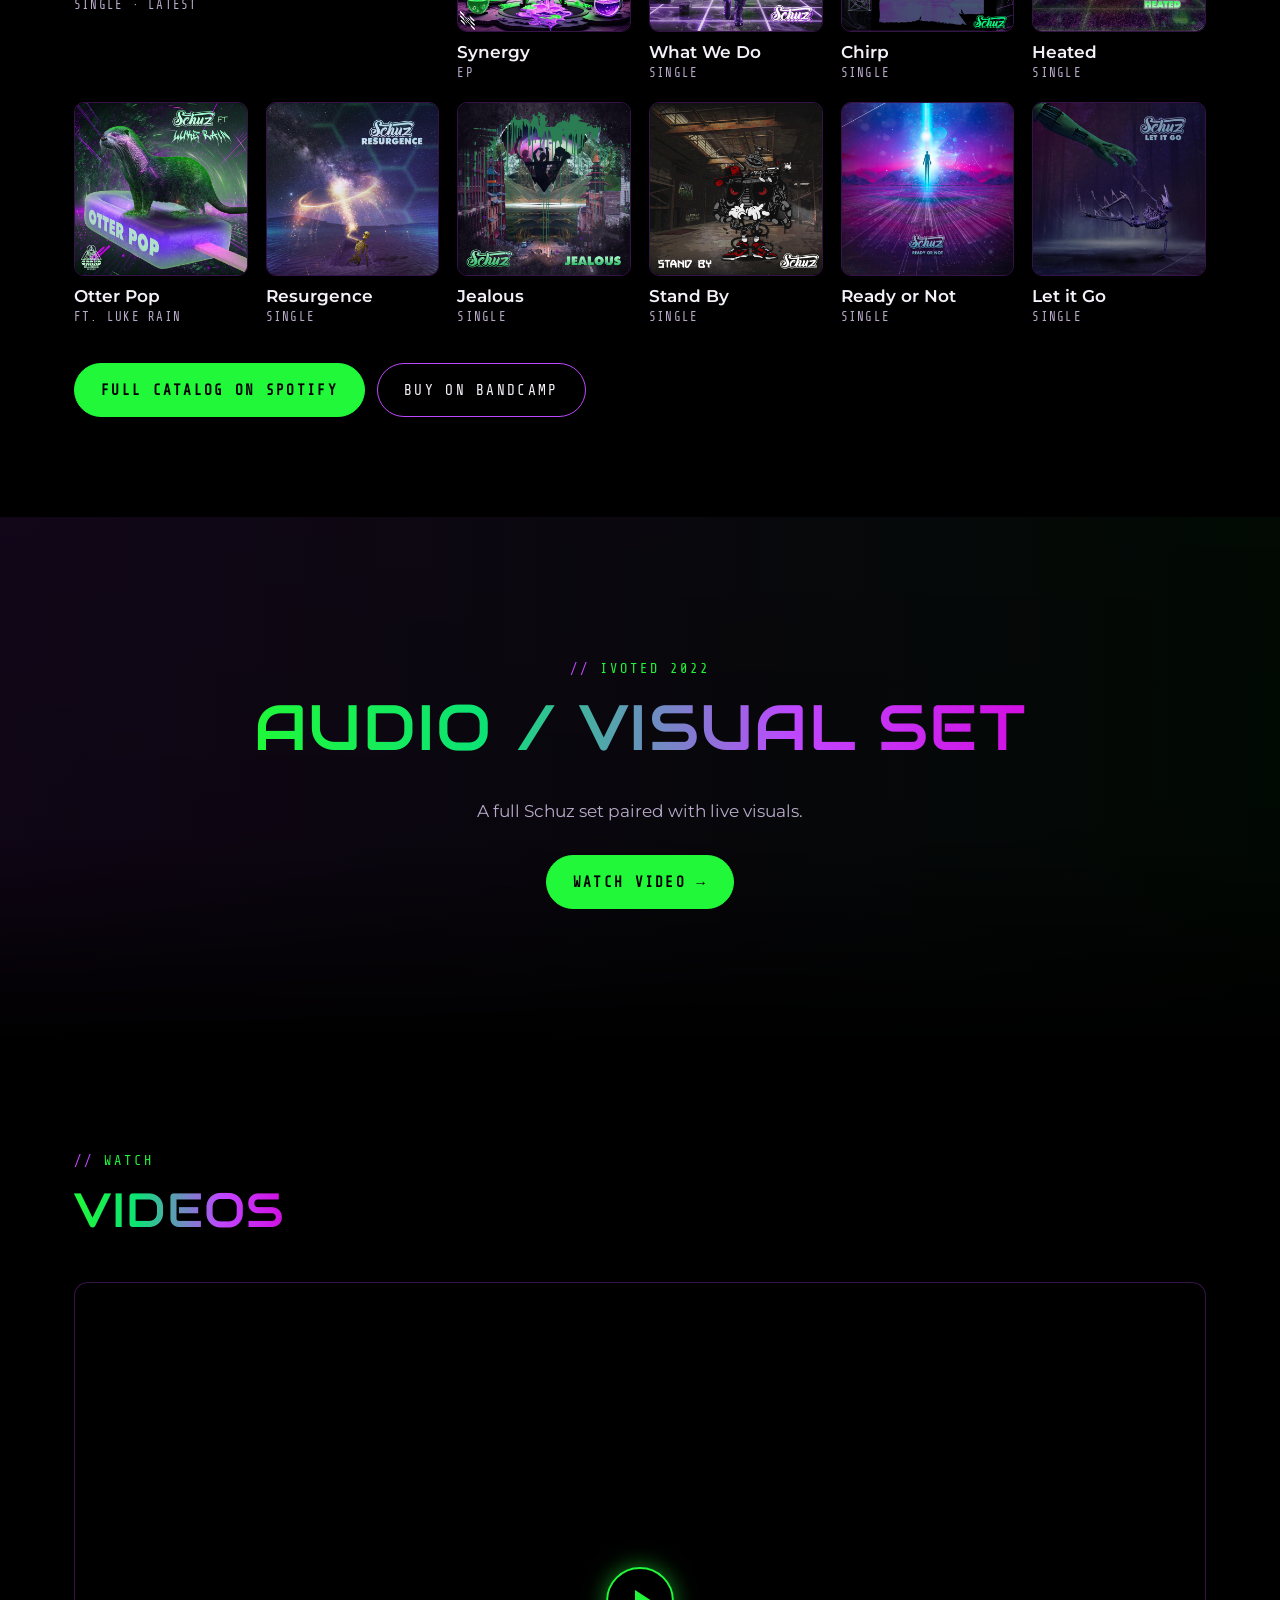
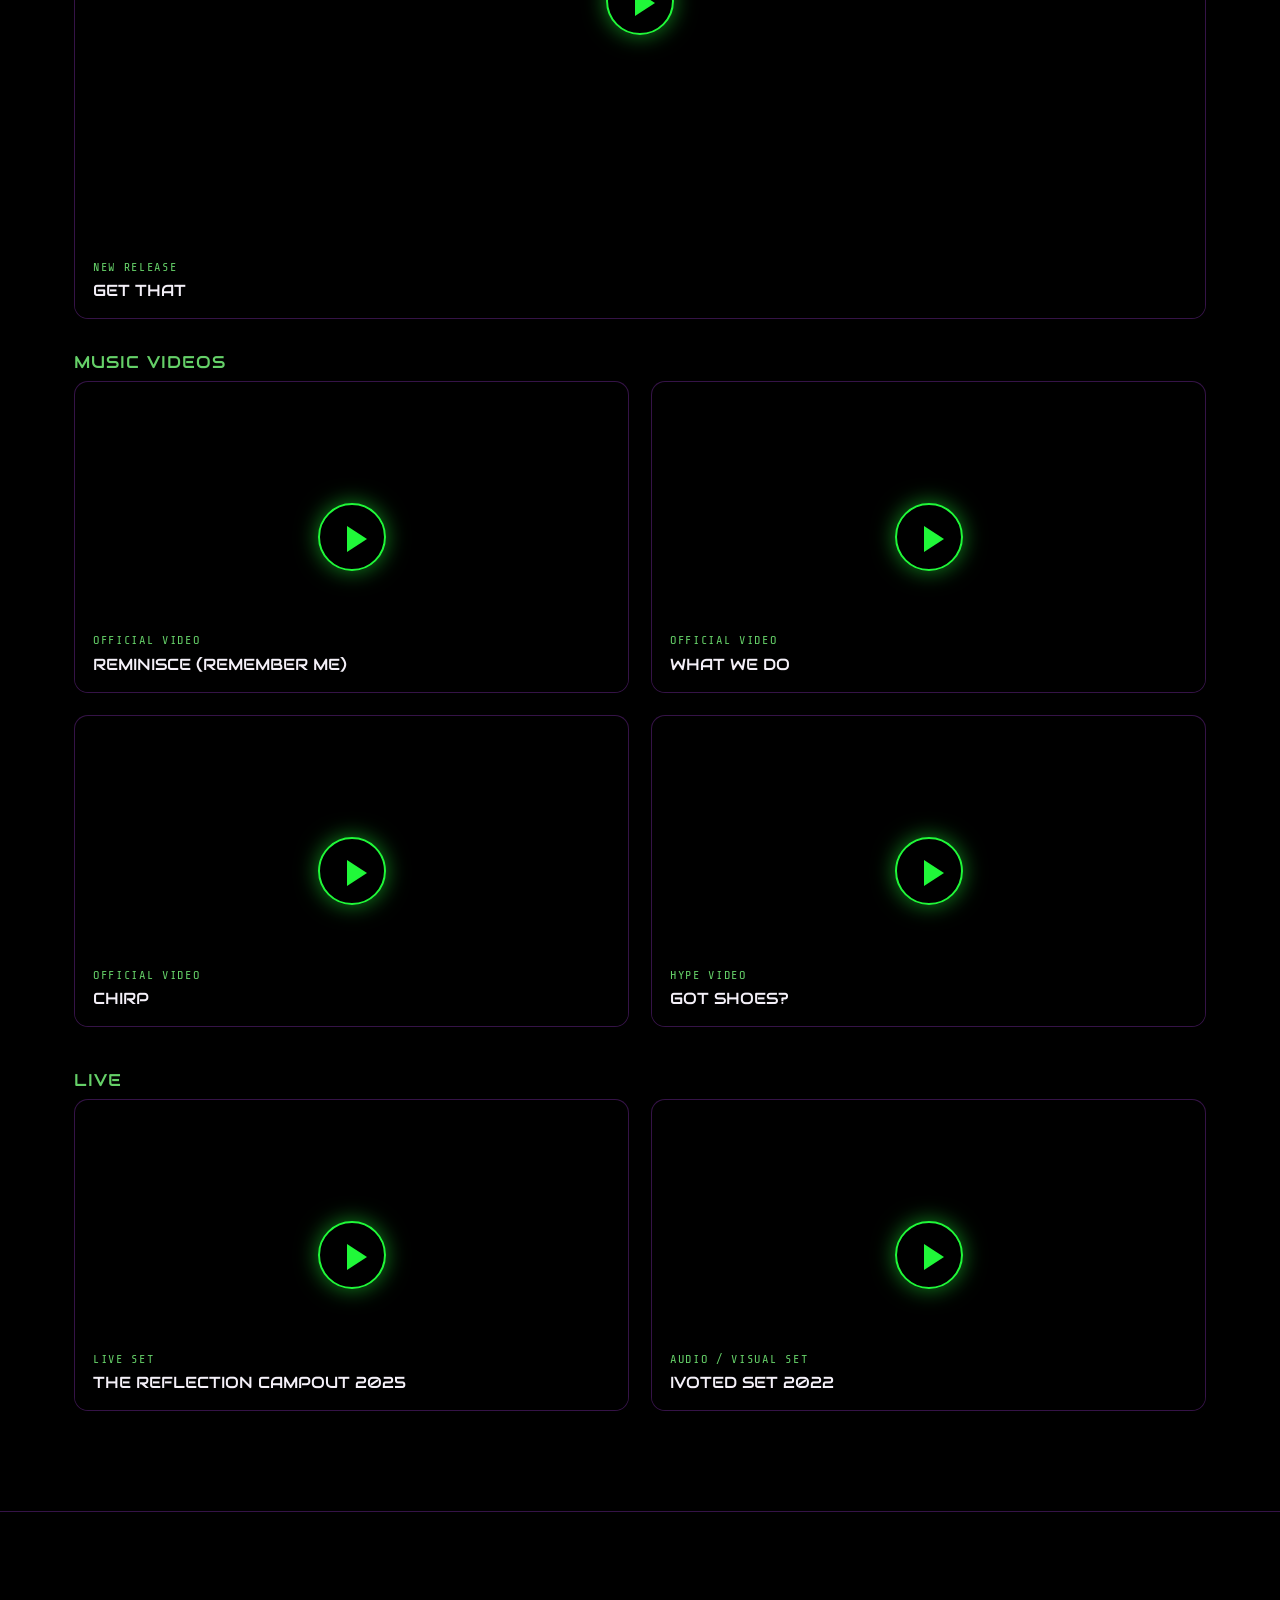
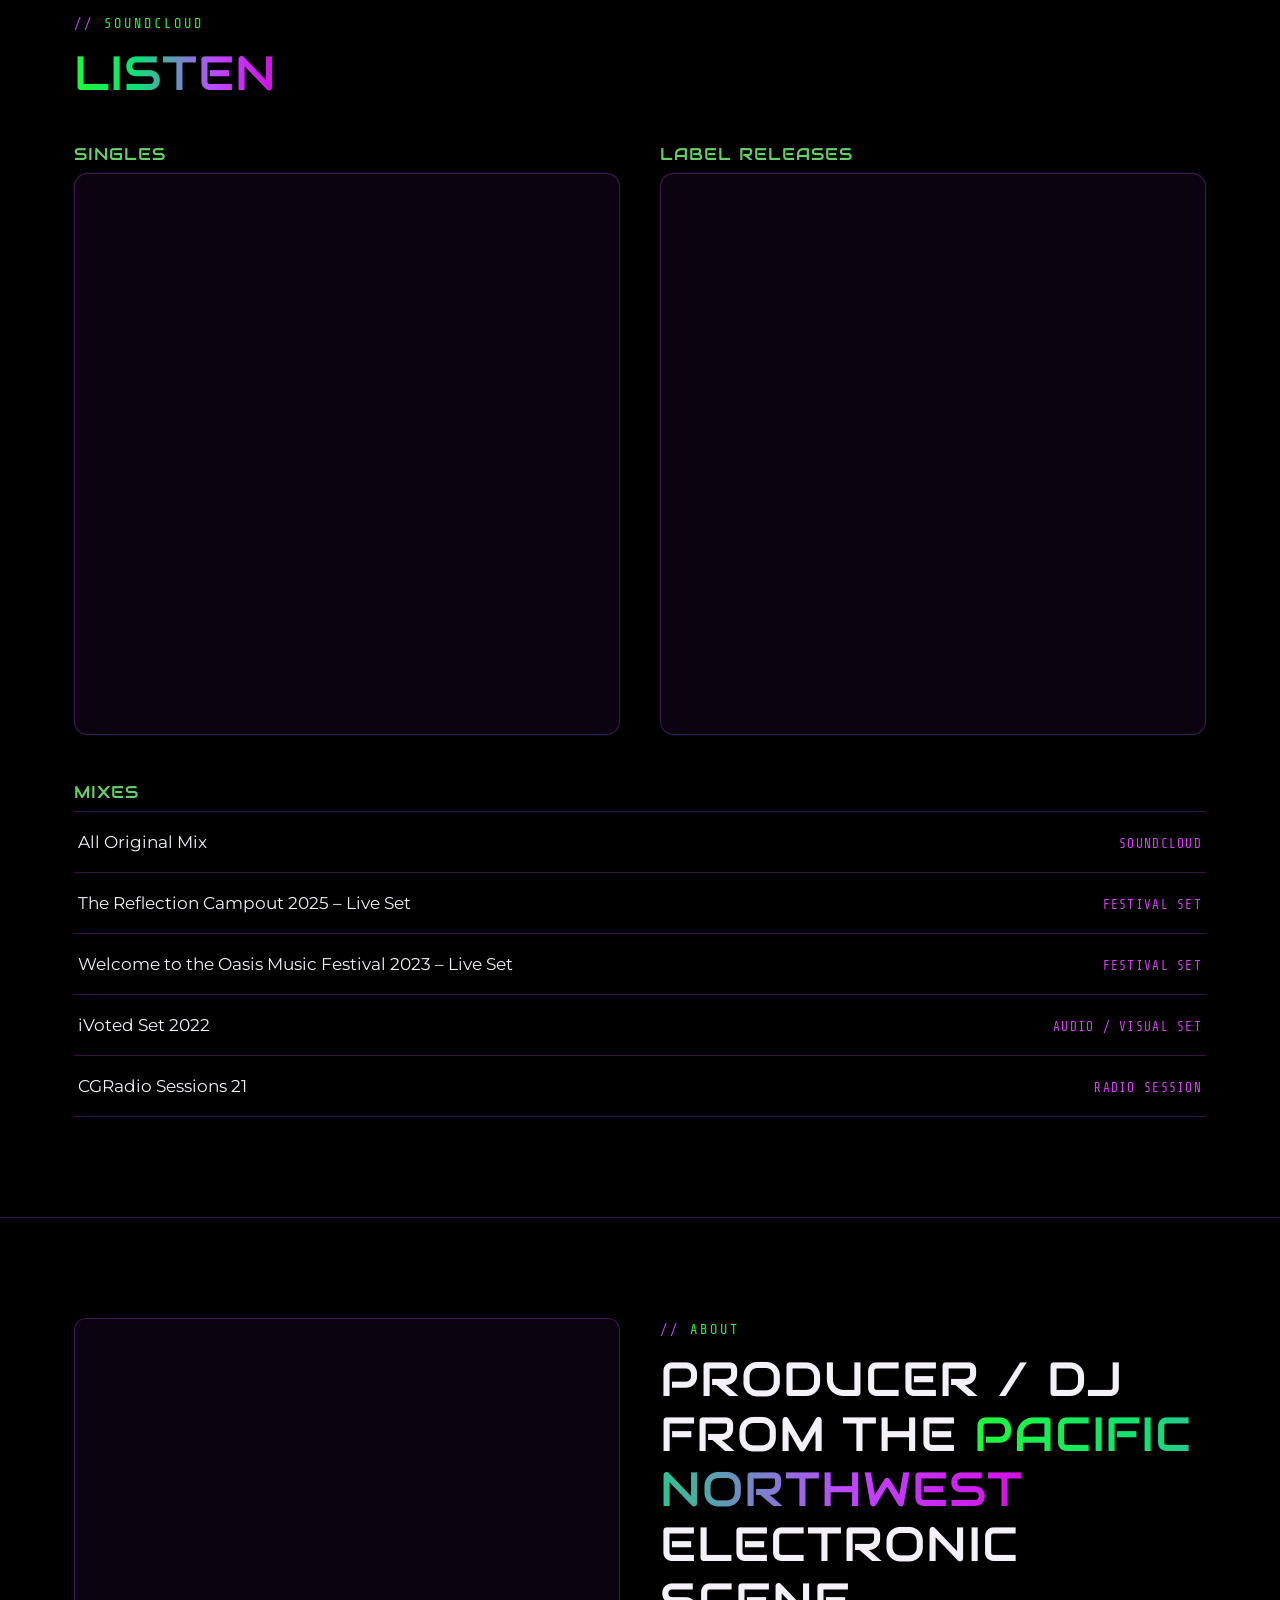
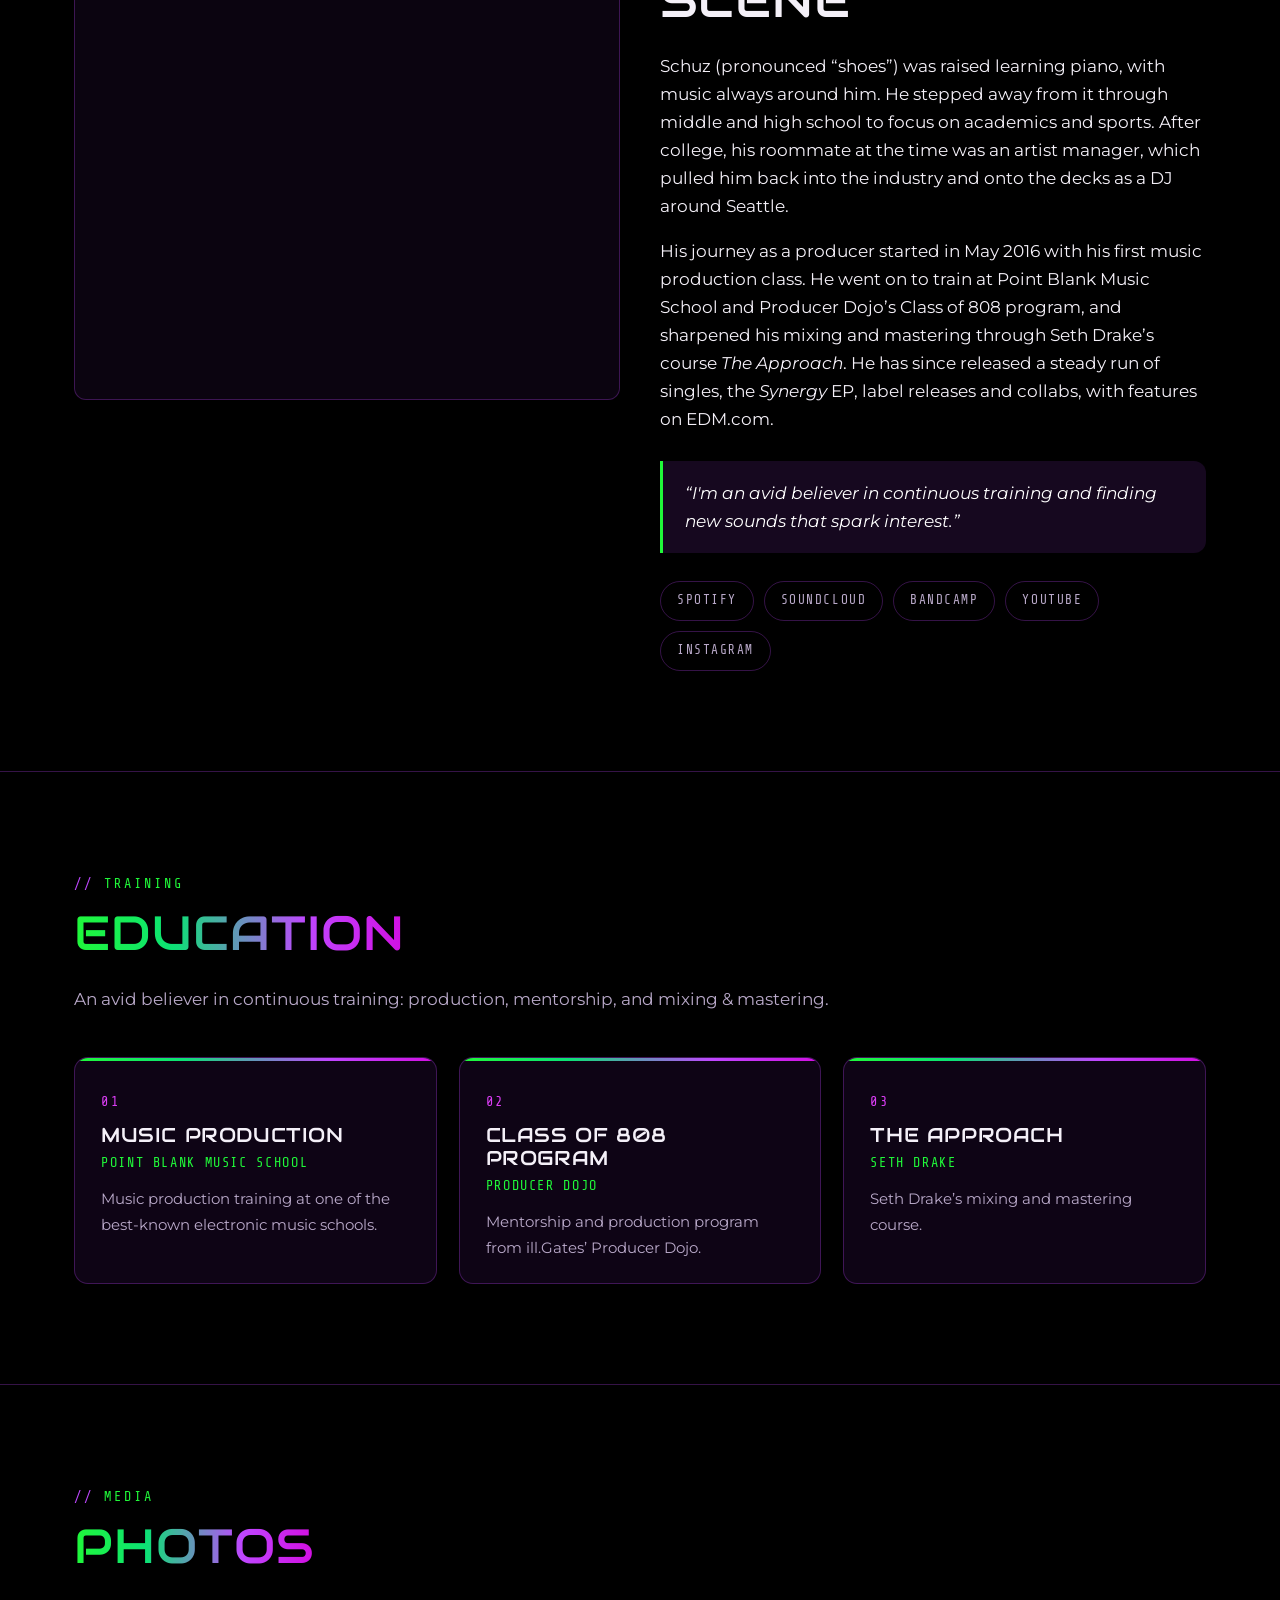
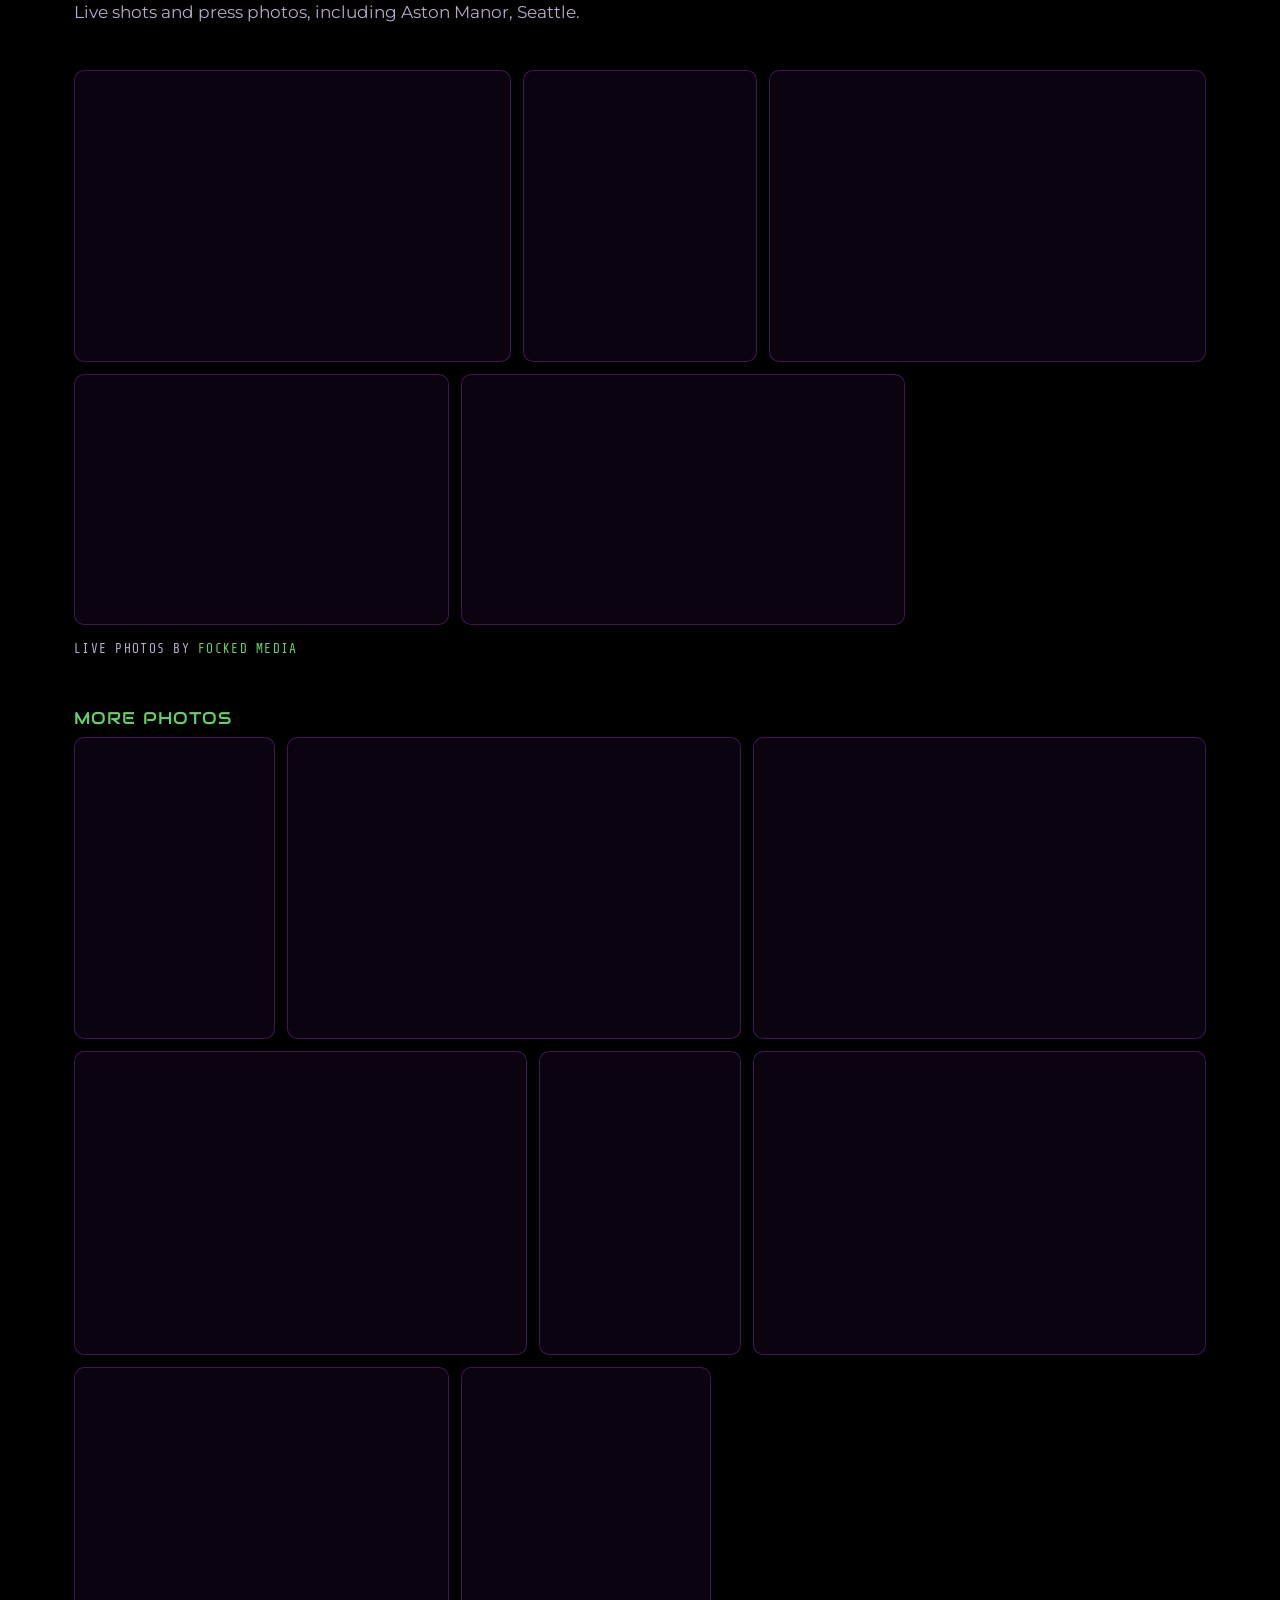
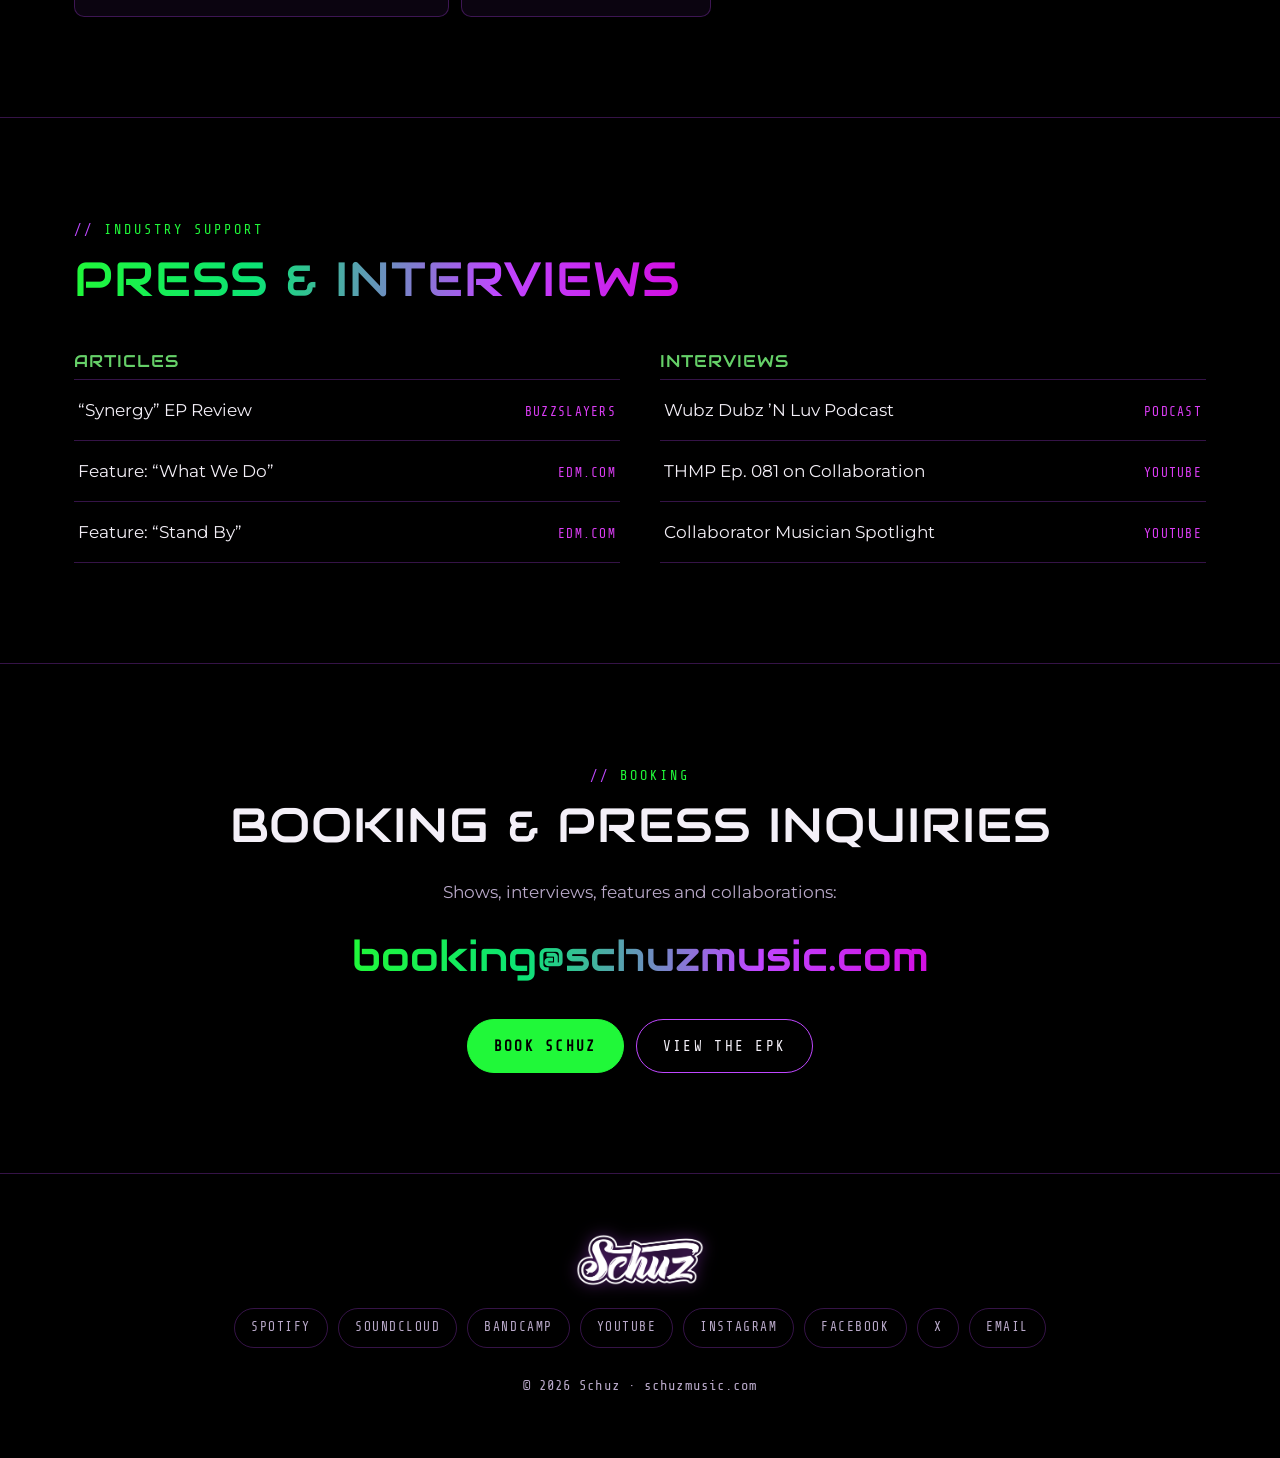
<file: schuzmusic-about/index.html>
<!doctype html>
<html lang="en"><head><meta charset="utf-8">
<title>Schuz</title>
<link rel="canonical" href="https://schuzmusic.com/#about">
<meta http-equiv="refresh" content="0; url=../#about">
<meta name="robots" content="noindex">
</head><body><p>This page moved. <a href="../#about">Continue to Schuz</a>.</p></body></html>
</file>
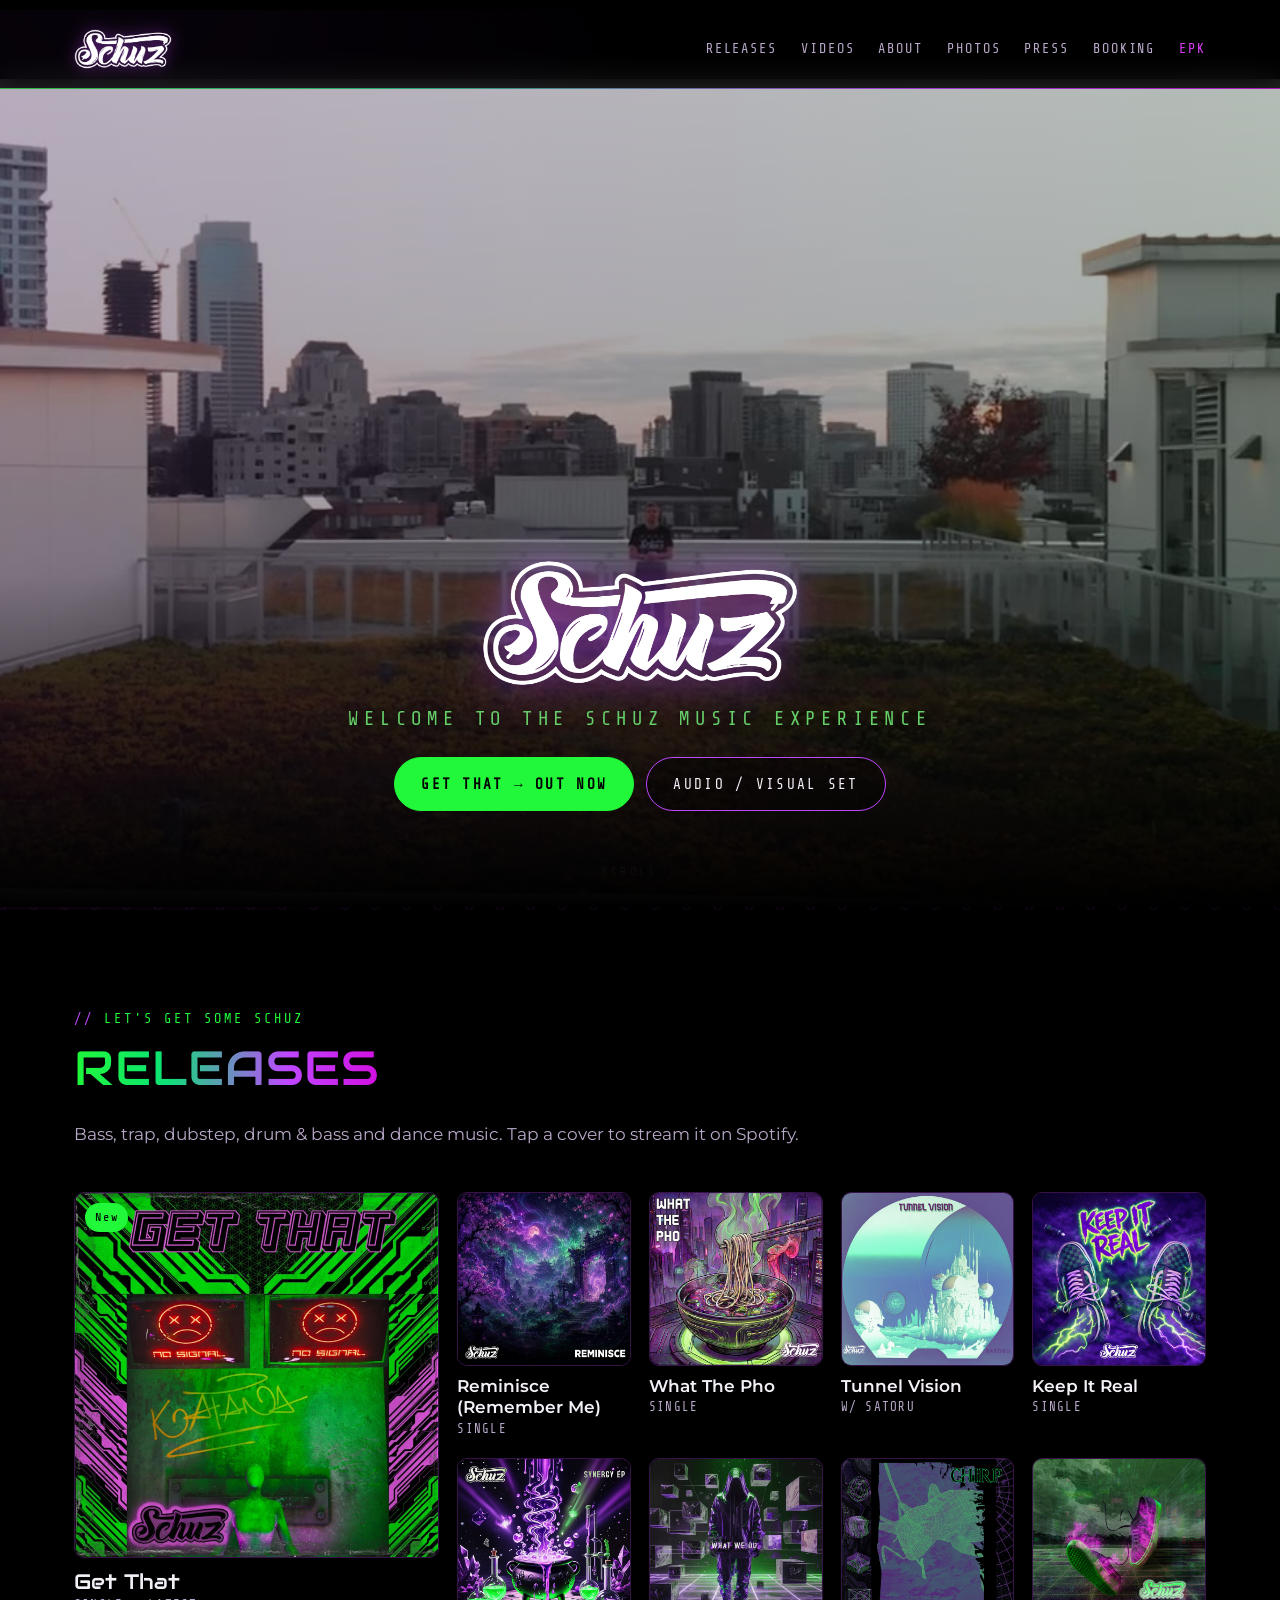
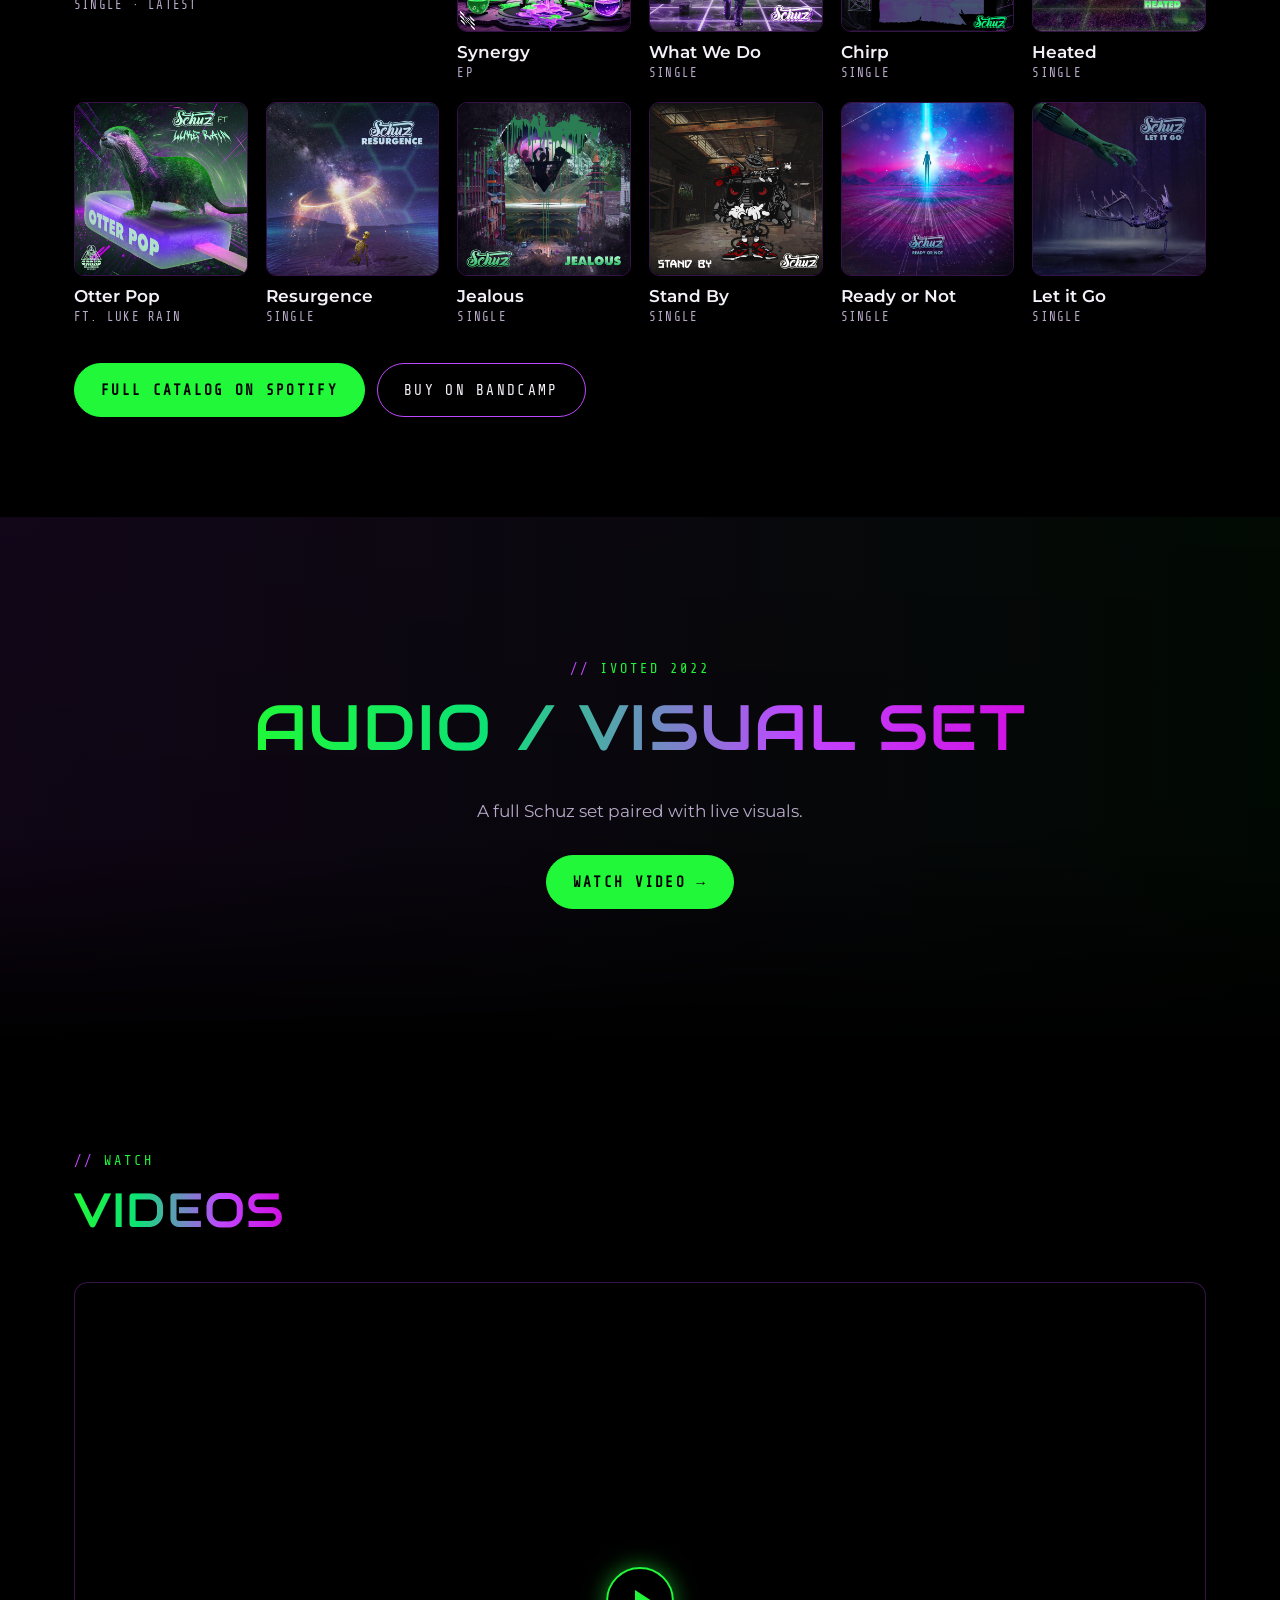
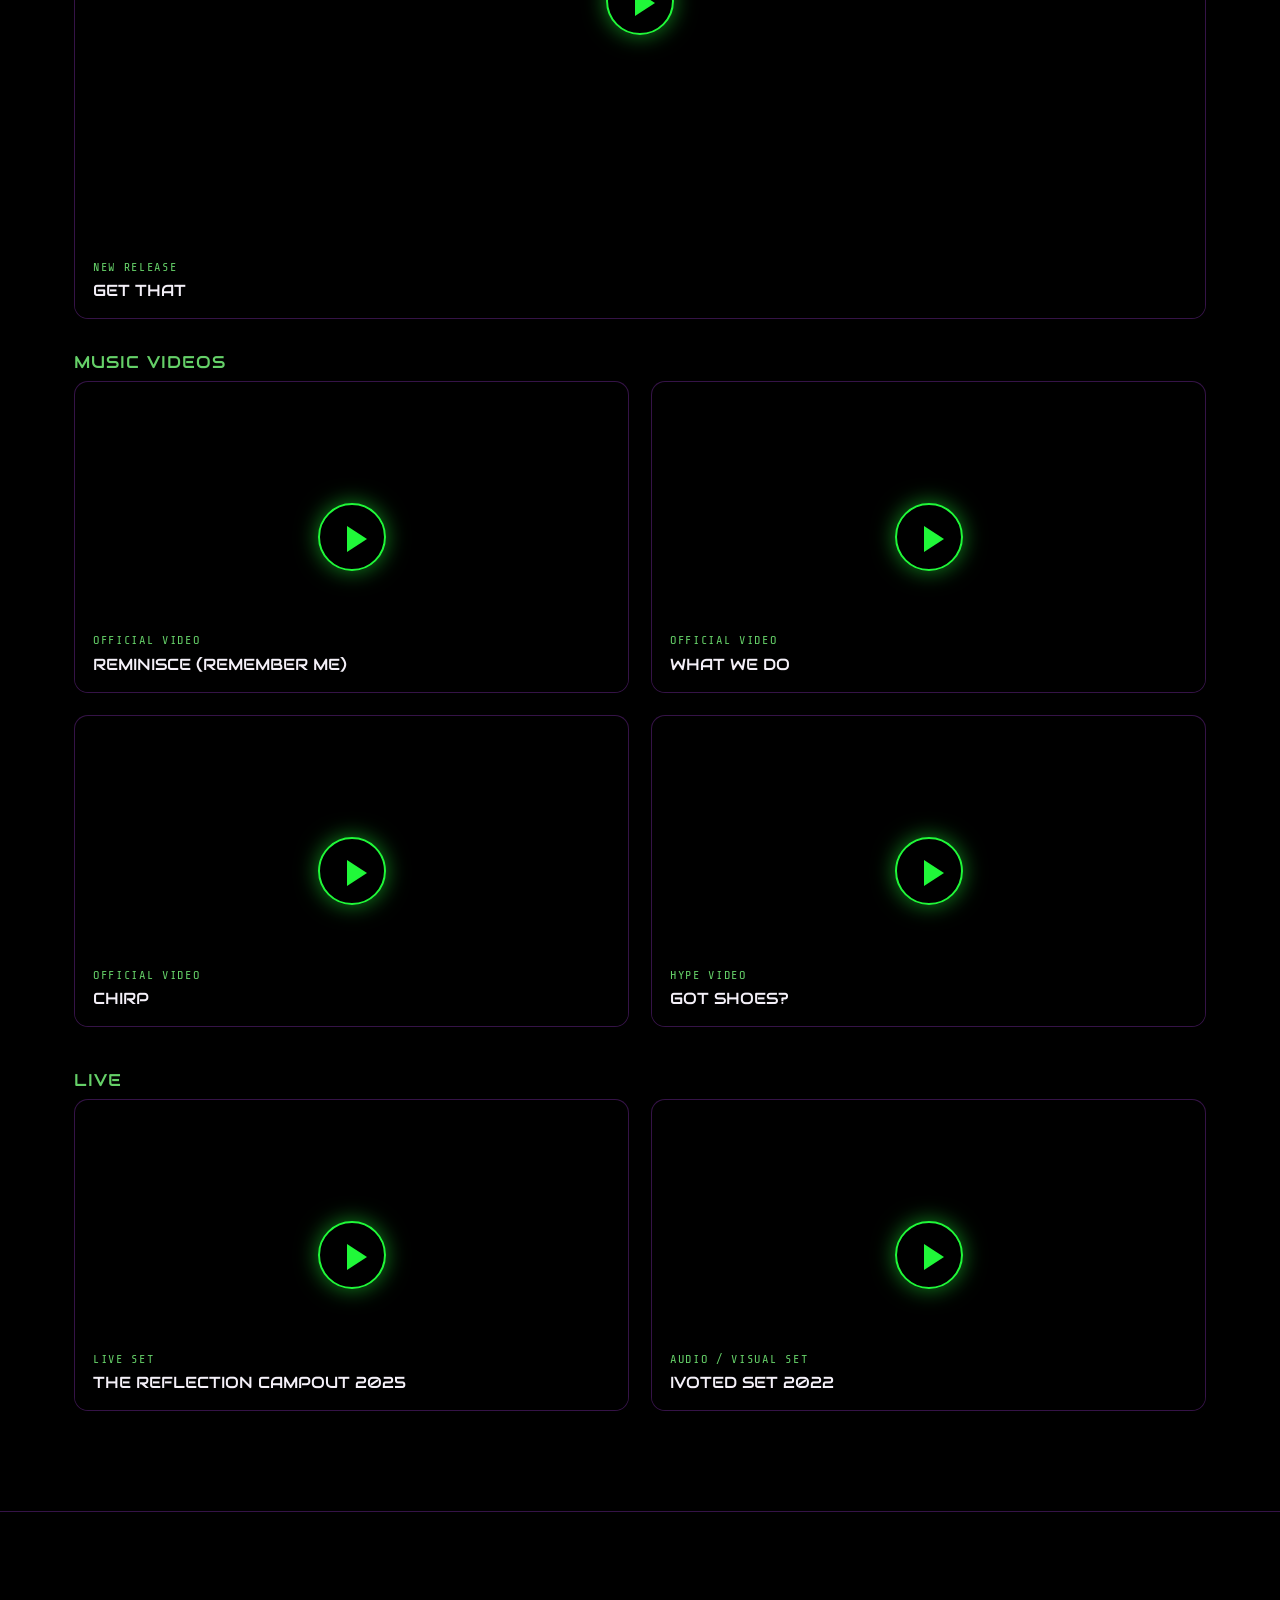
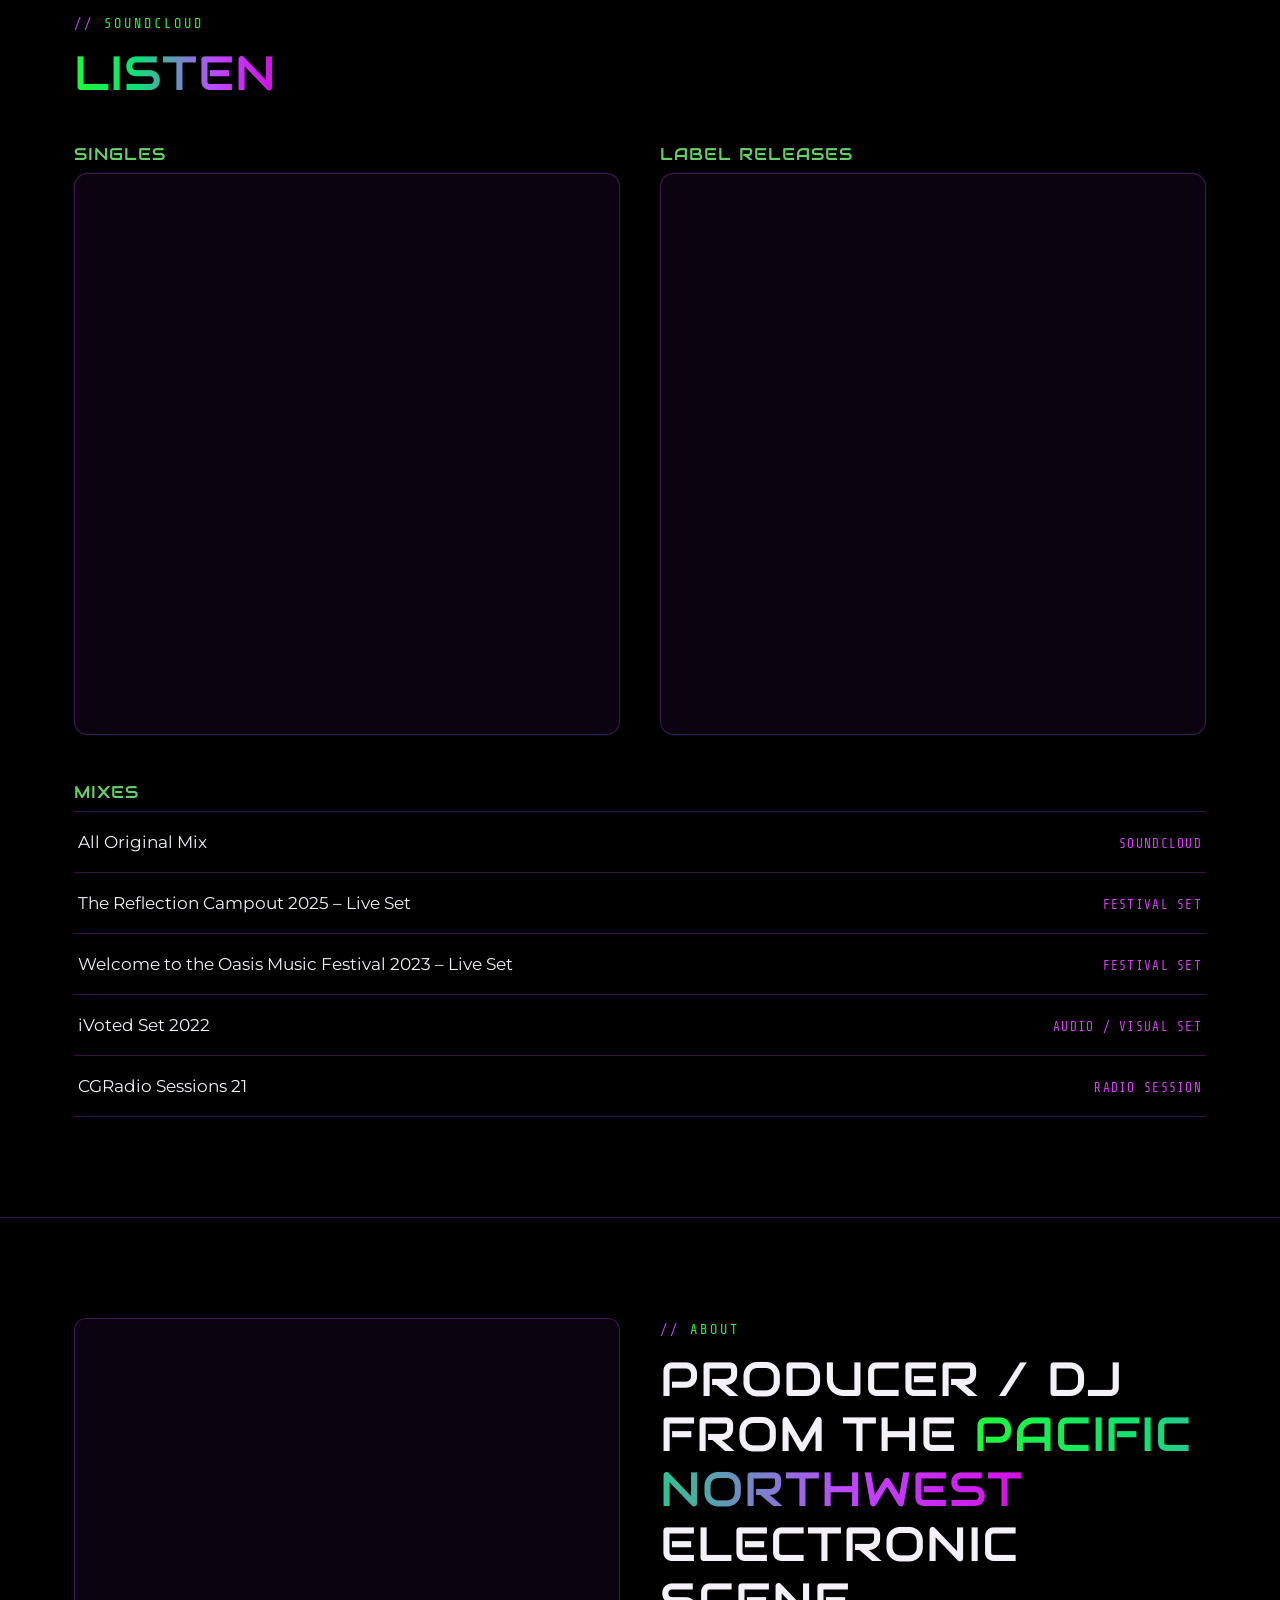
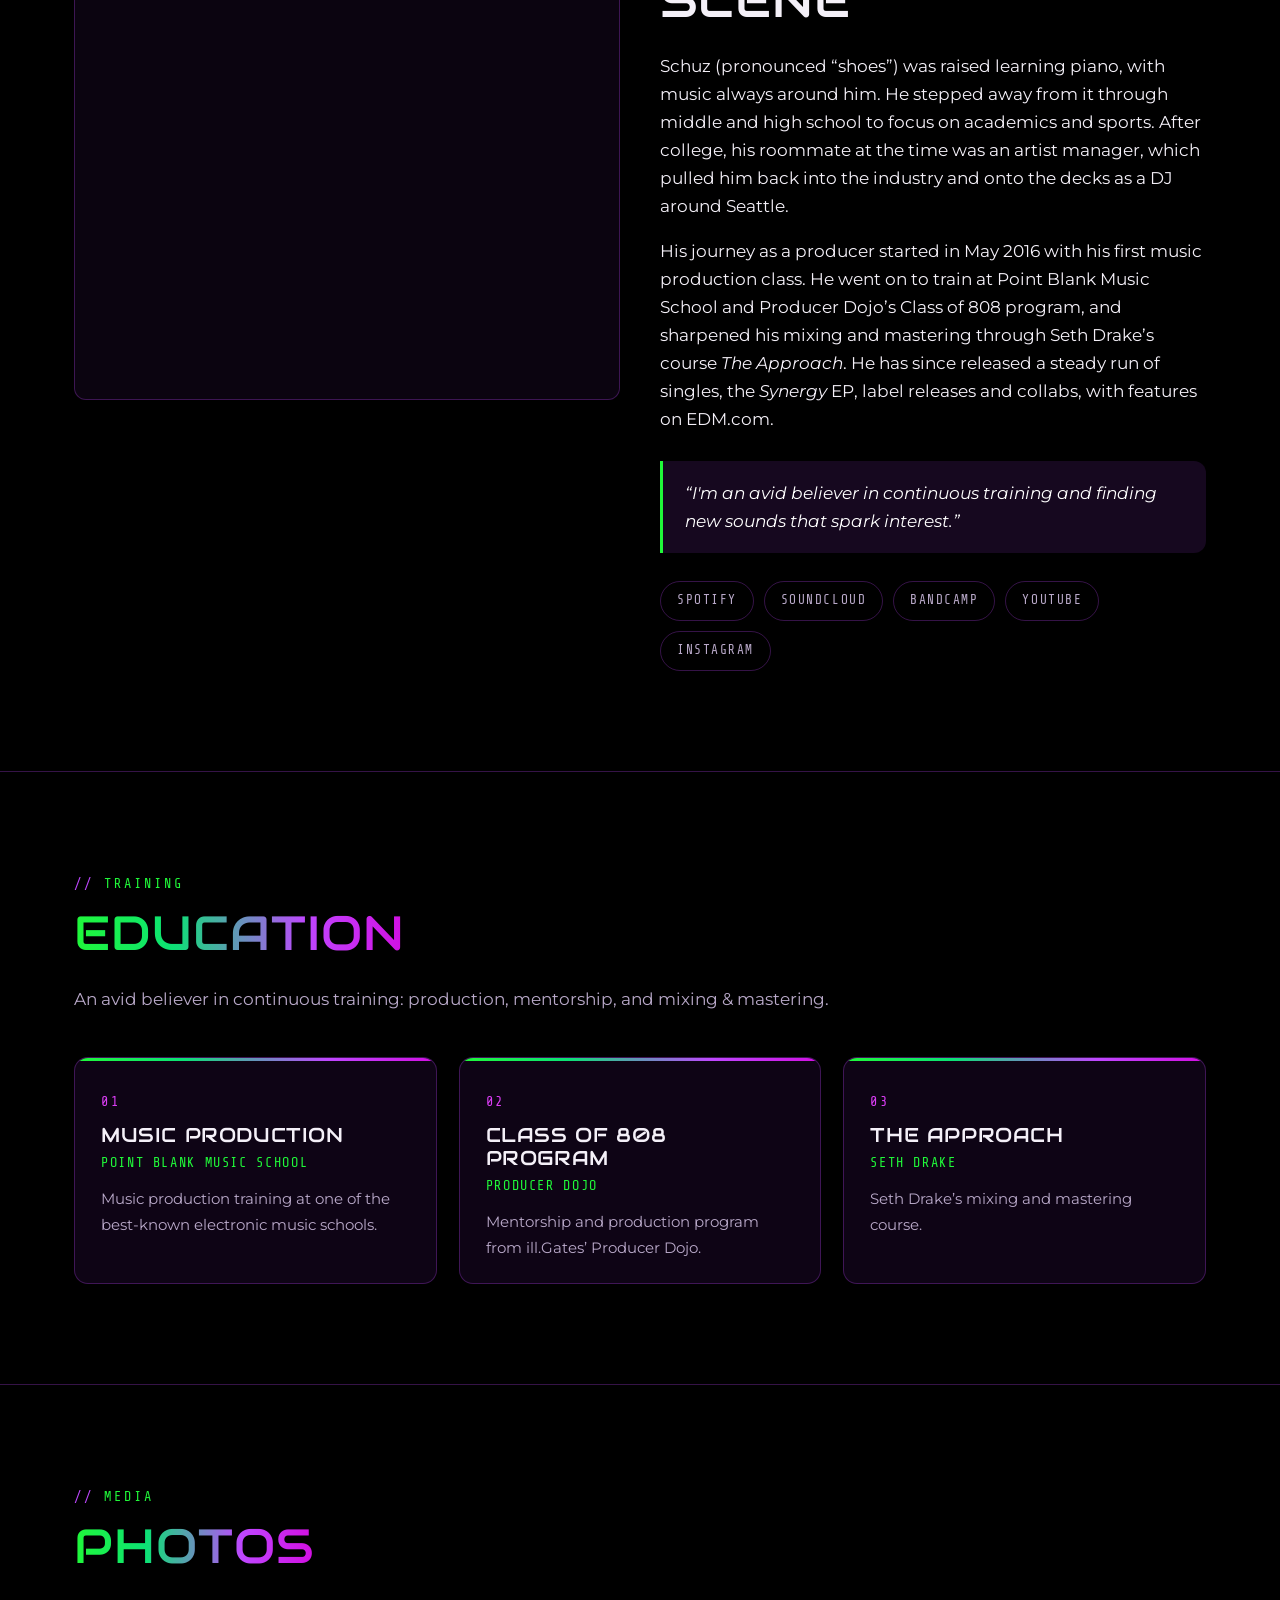
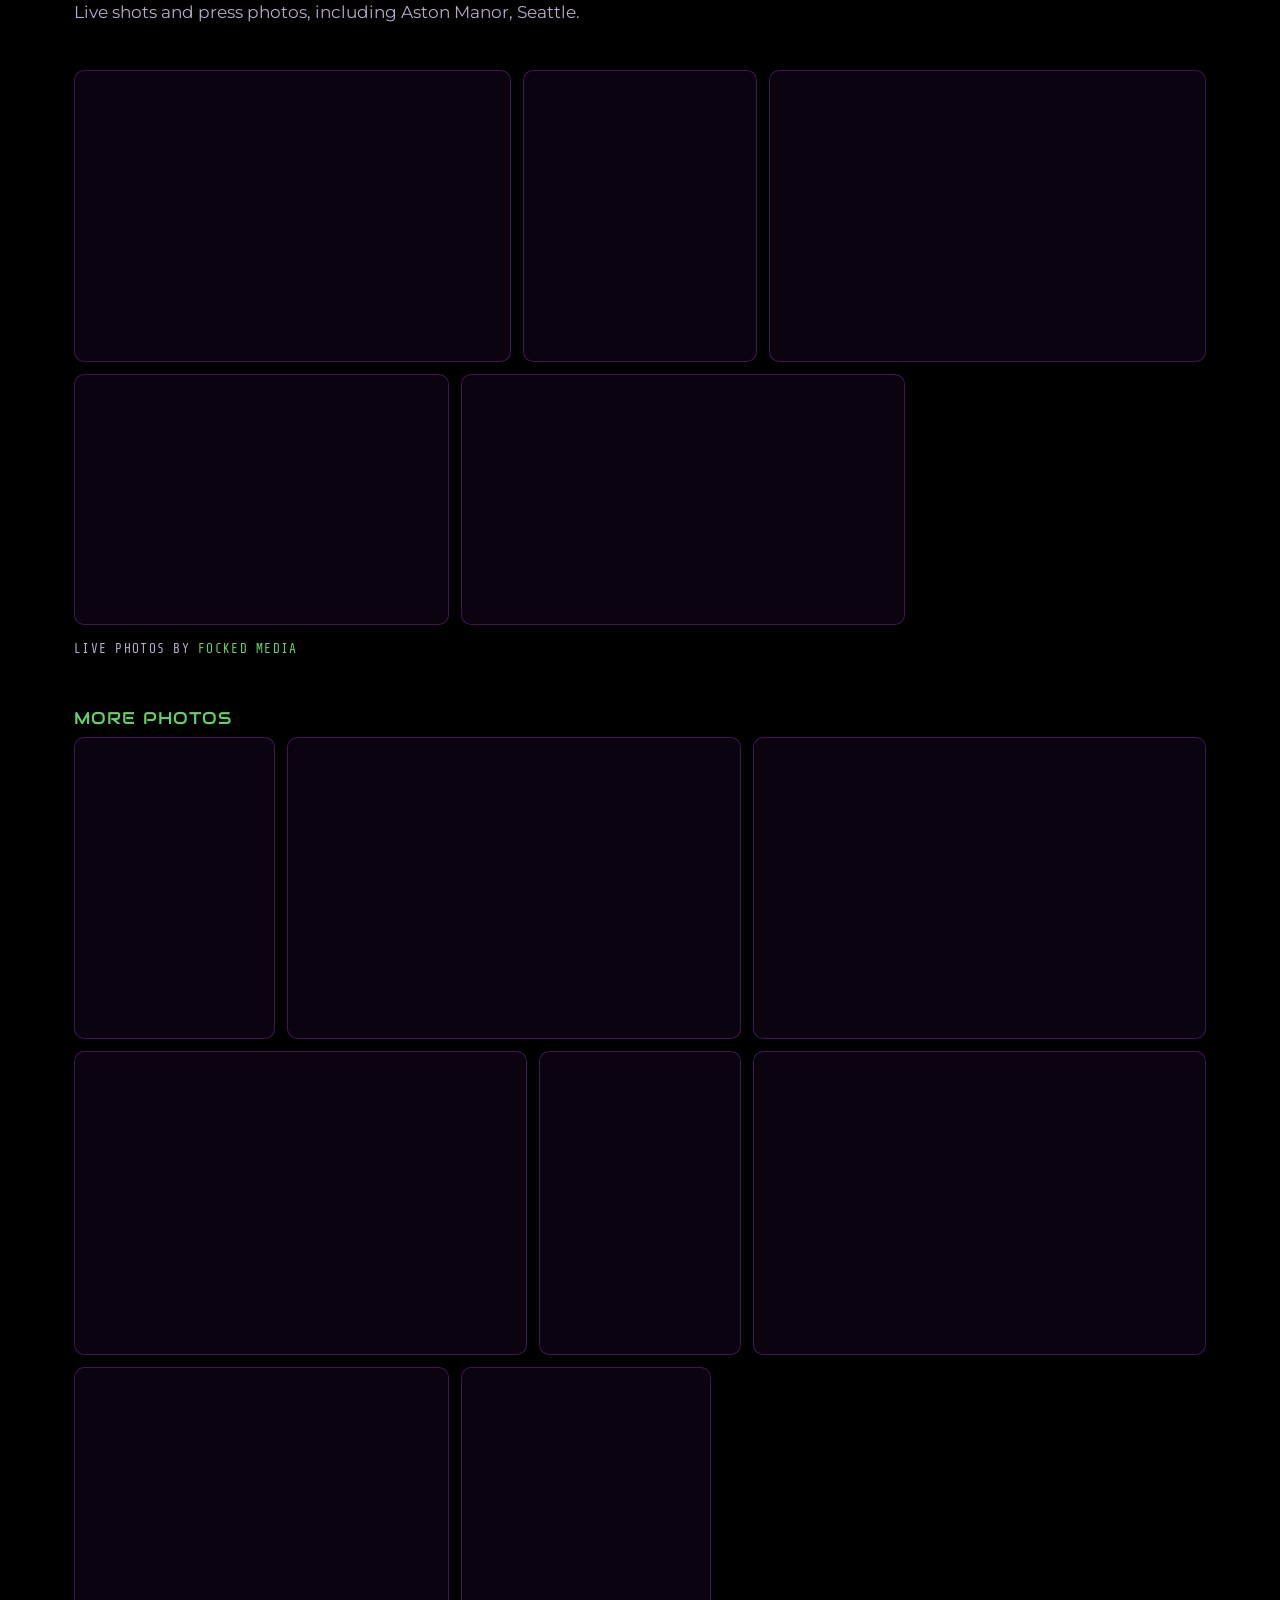
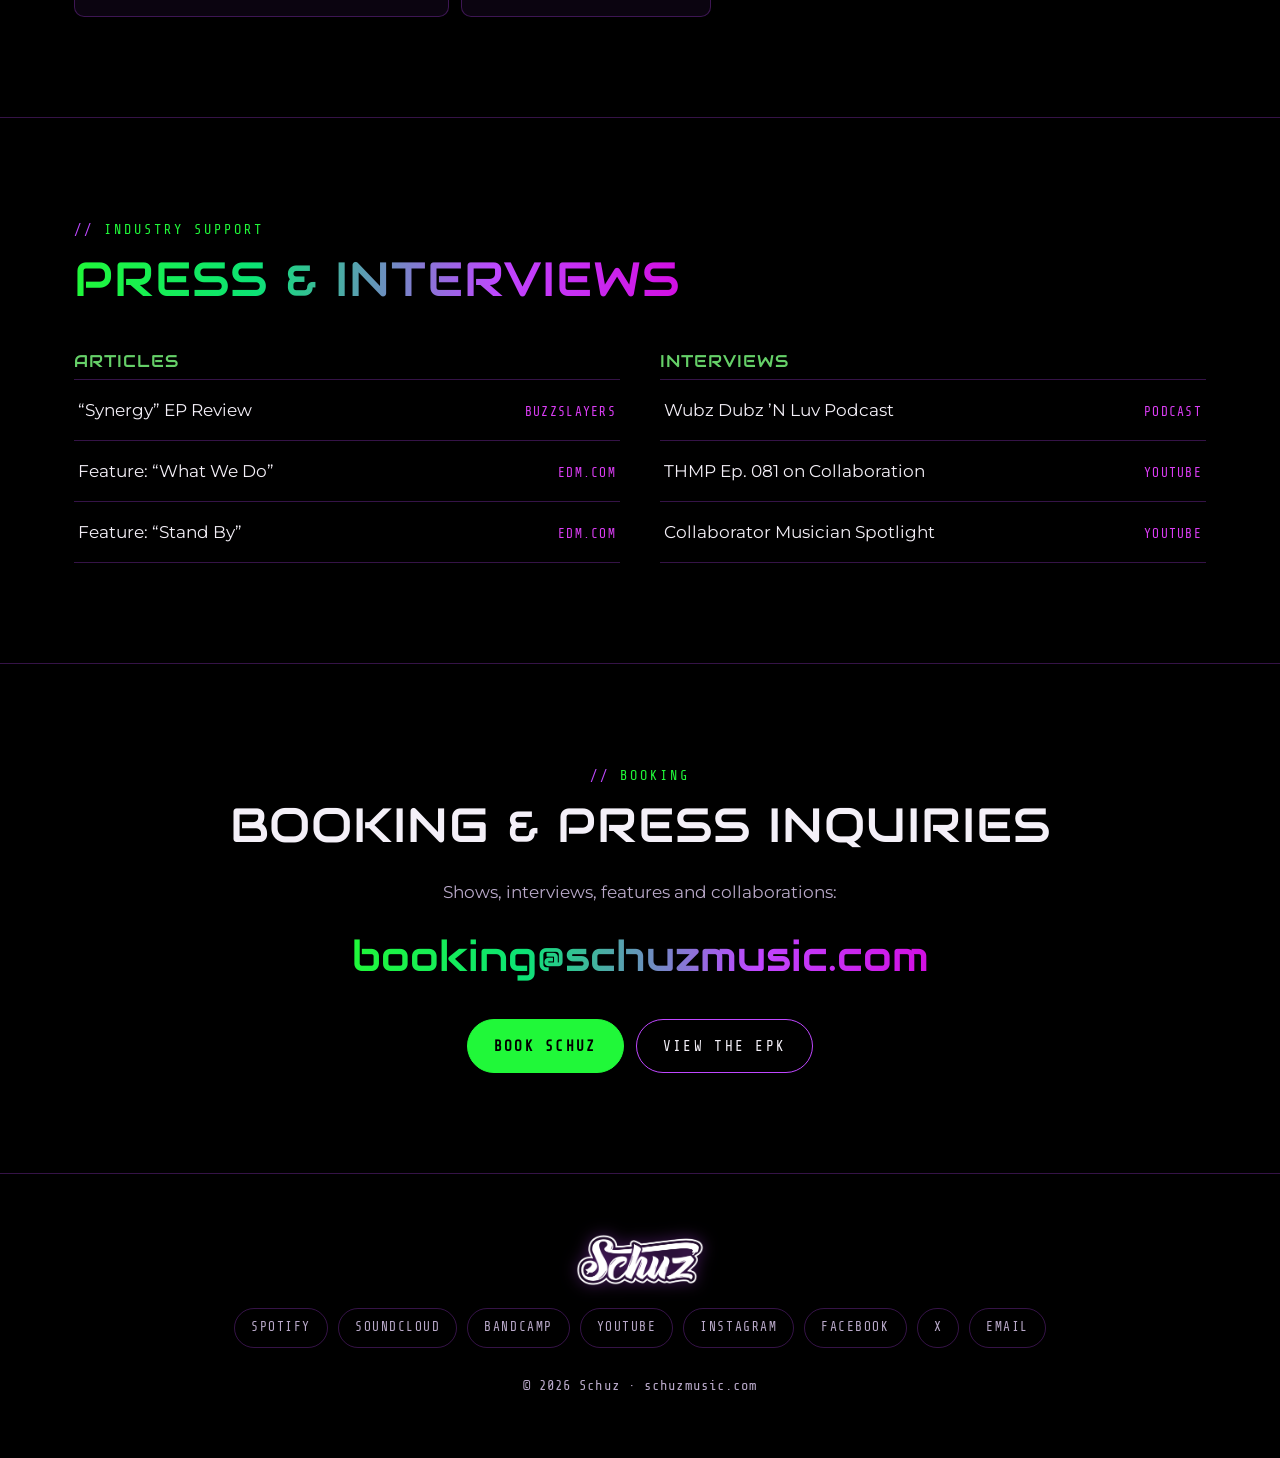
<file: schuzmusic-booking/index.html>
<!doctype html>
<html lang="en"><head><meta charset="utf-8">
<title>Schuz</title>
<link rel="canonical" href="https://schuzmusic.com/#booking">
<meta http-equiv="refresh" content="0; url=../#booking">
<meta name="robots" content="noindex">
</head><body><p>This page moved. <a href="../#booking">Continue to Schuz</a>.</p></body></html>
</file>
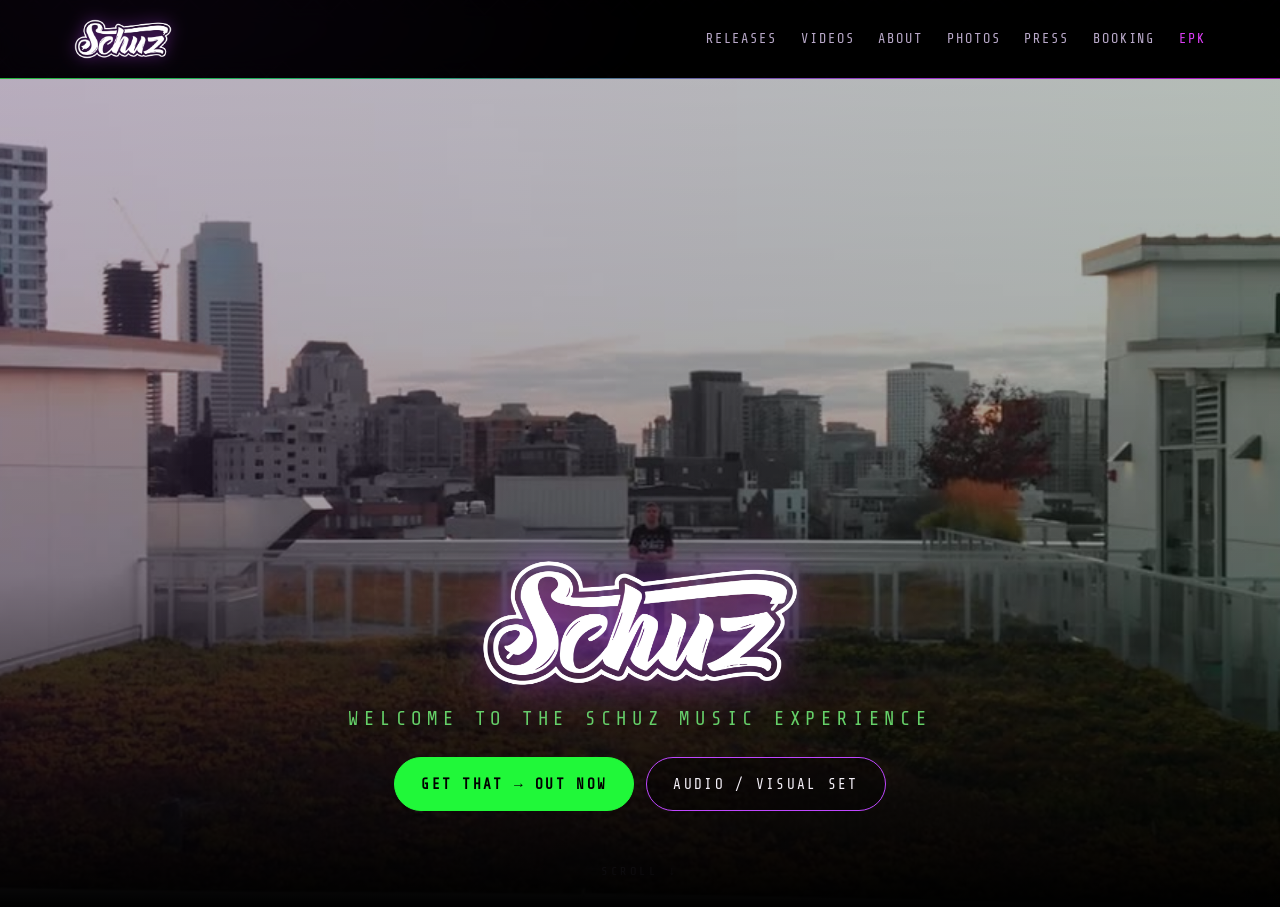
<file: schuzmusic-industry-support/index.html>
<!doctype html>
<html lang="en"><head><meta charset="utf-8">
<title>Schuz</title>
<link rel="canonical" href="https://schuzmusic.com/#press">
<meta http-equiv="refresh" content="0; url=../#press">
<meta name="robots" content="noindex">
</head><body><p>This page moved. <a href="../#press">Continue to Schuz</a>.</p></body></html>
</file>
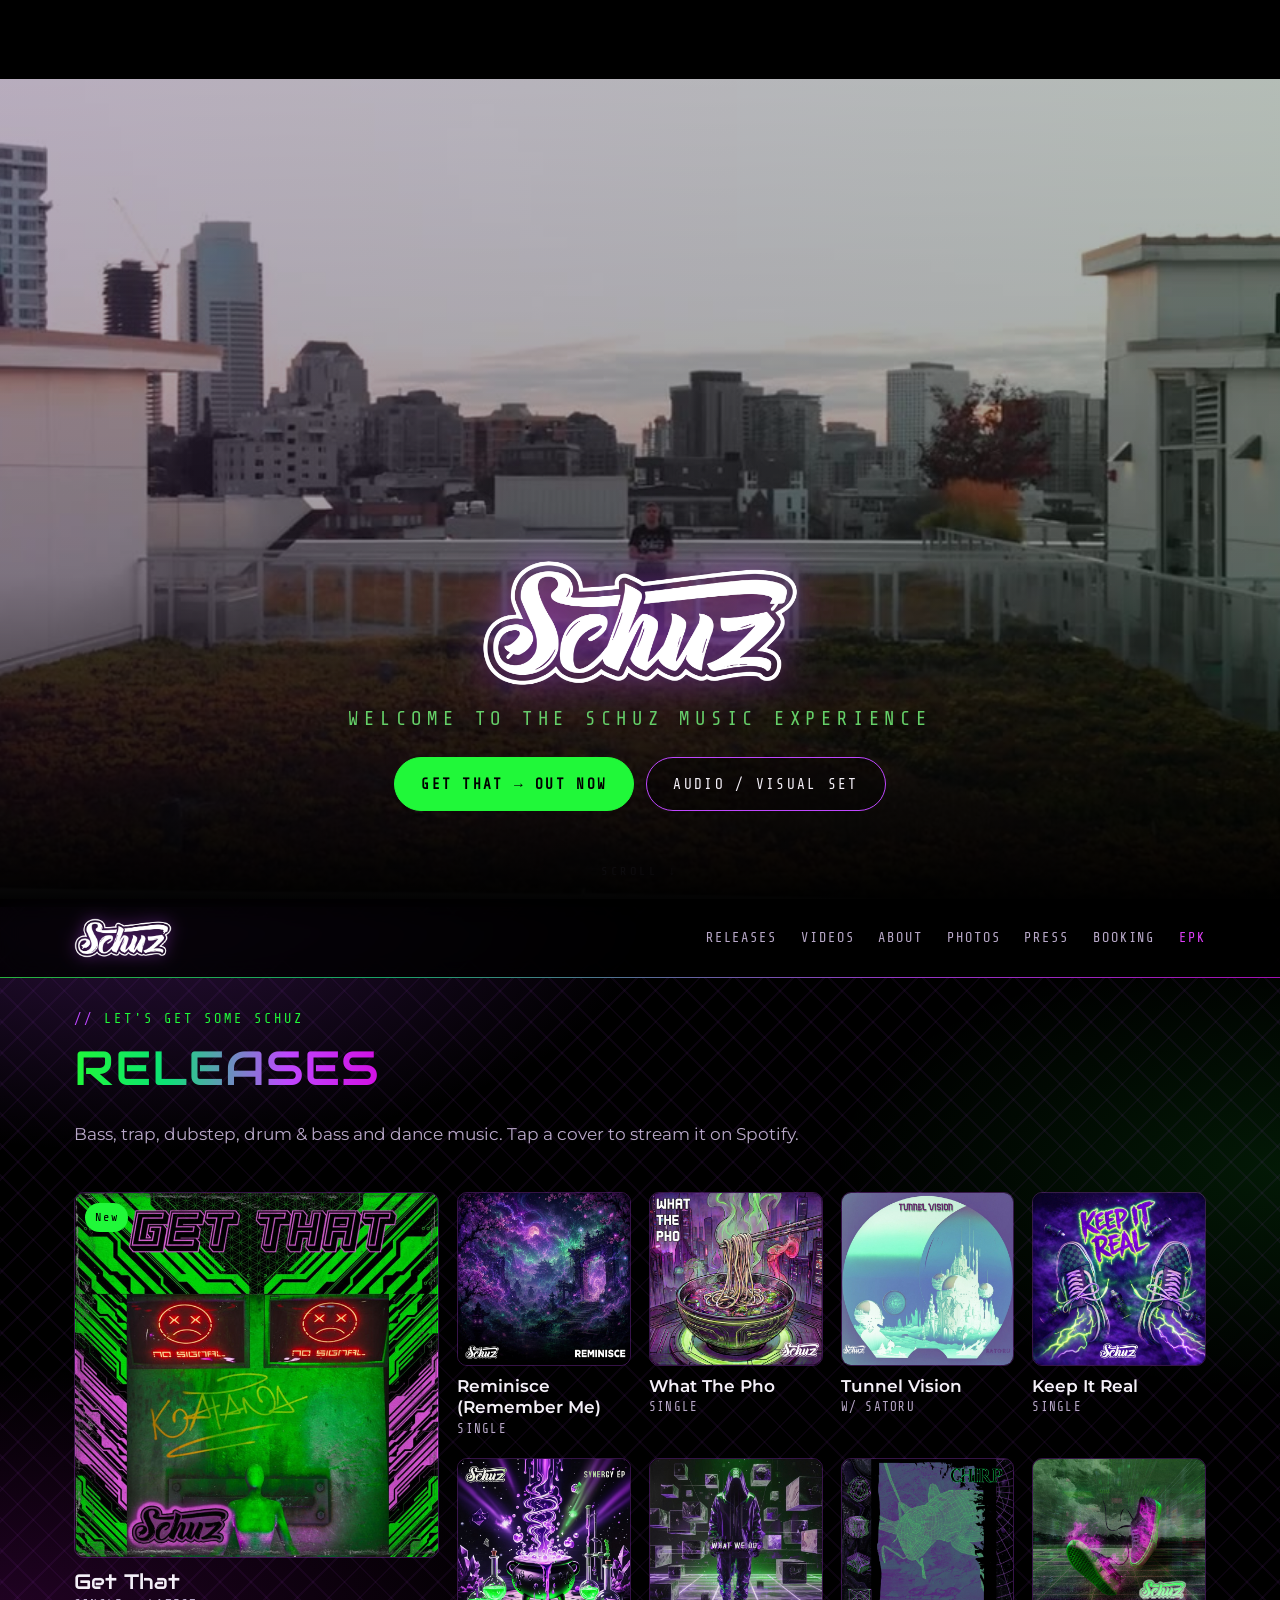
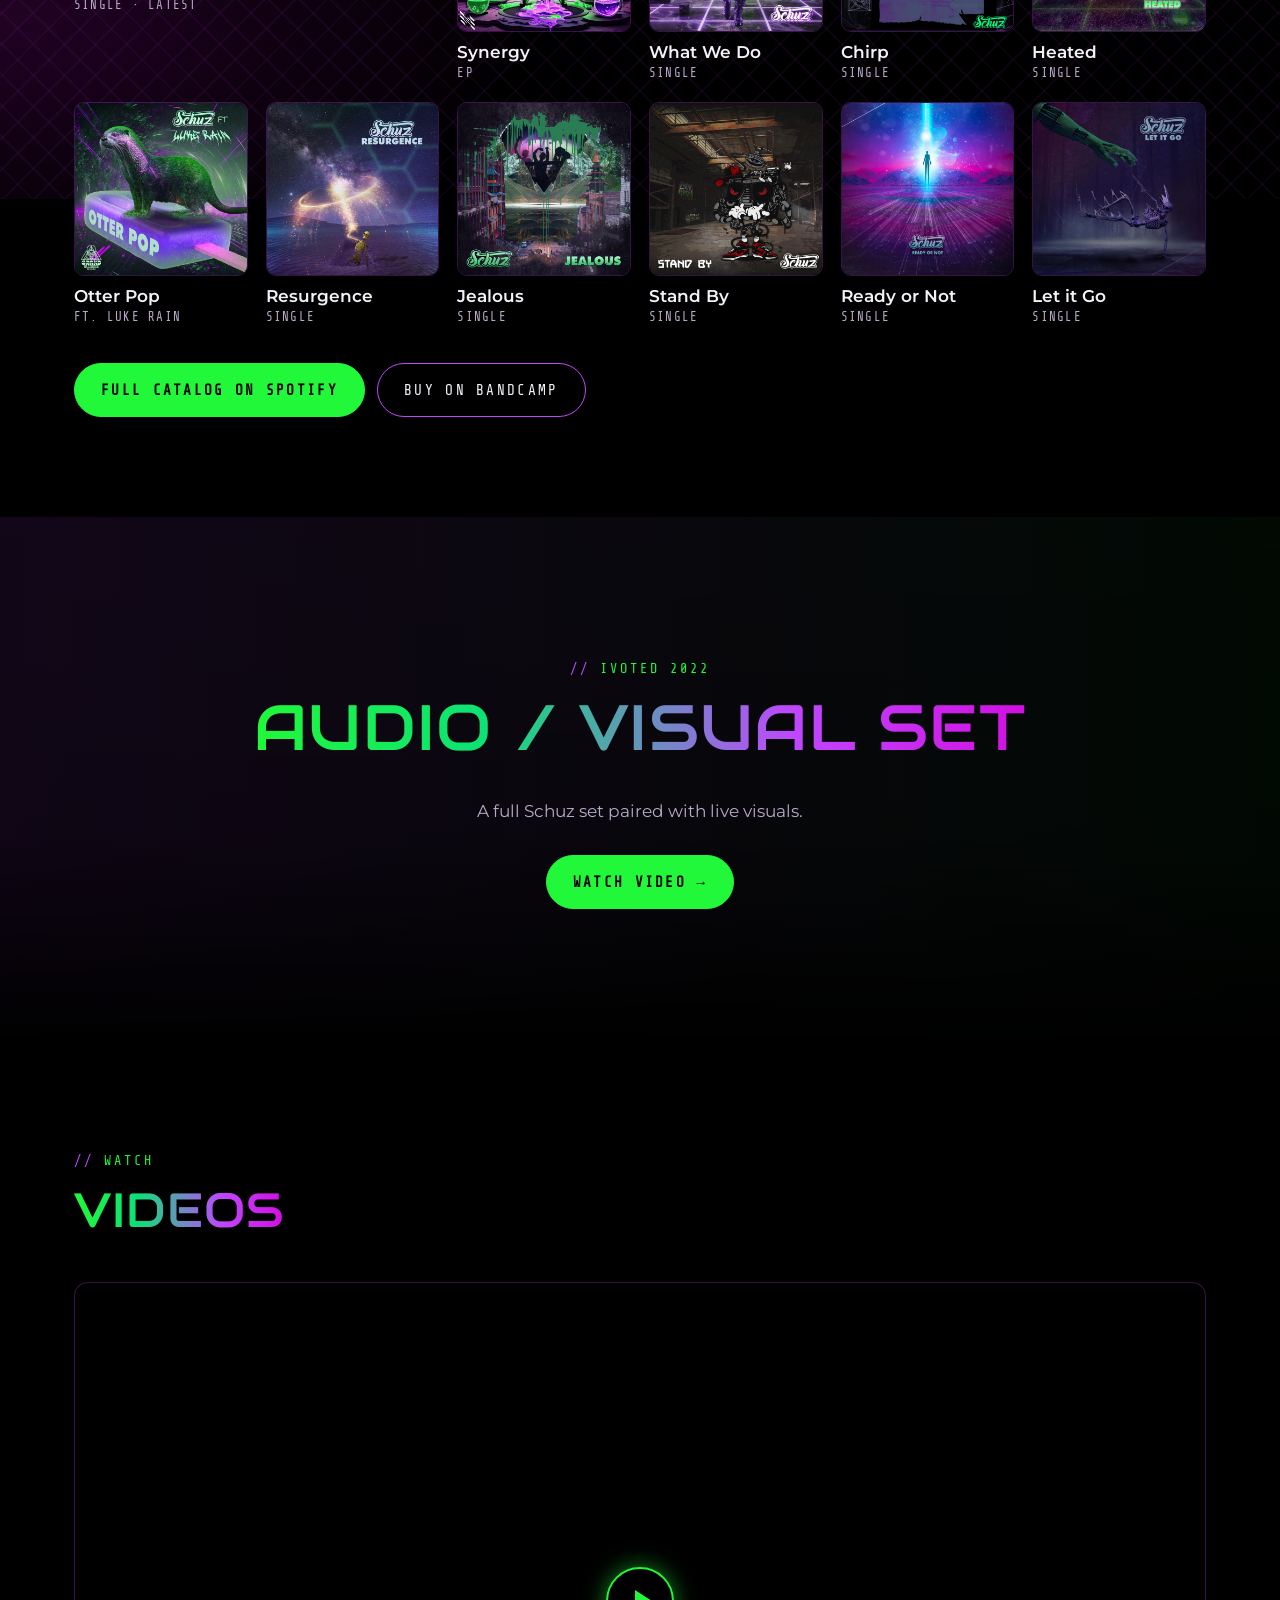
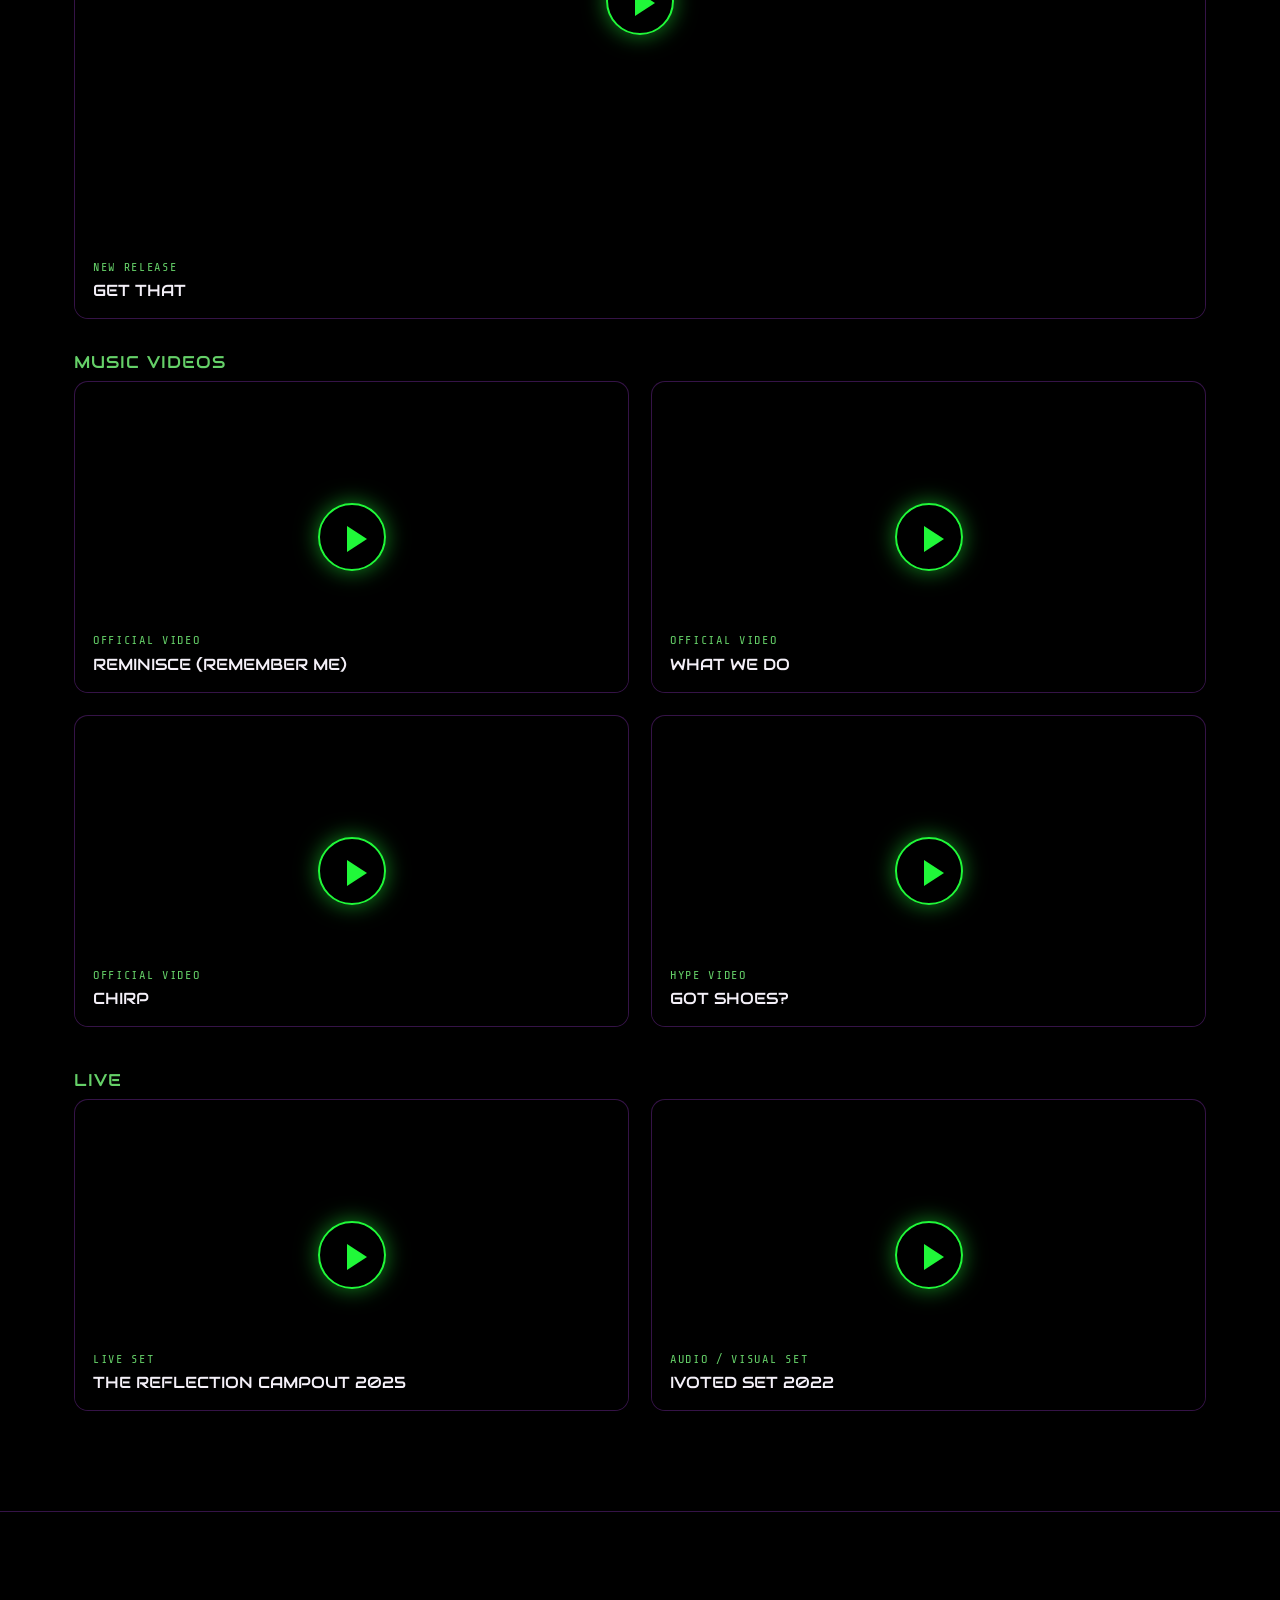
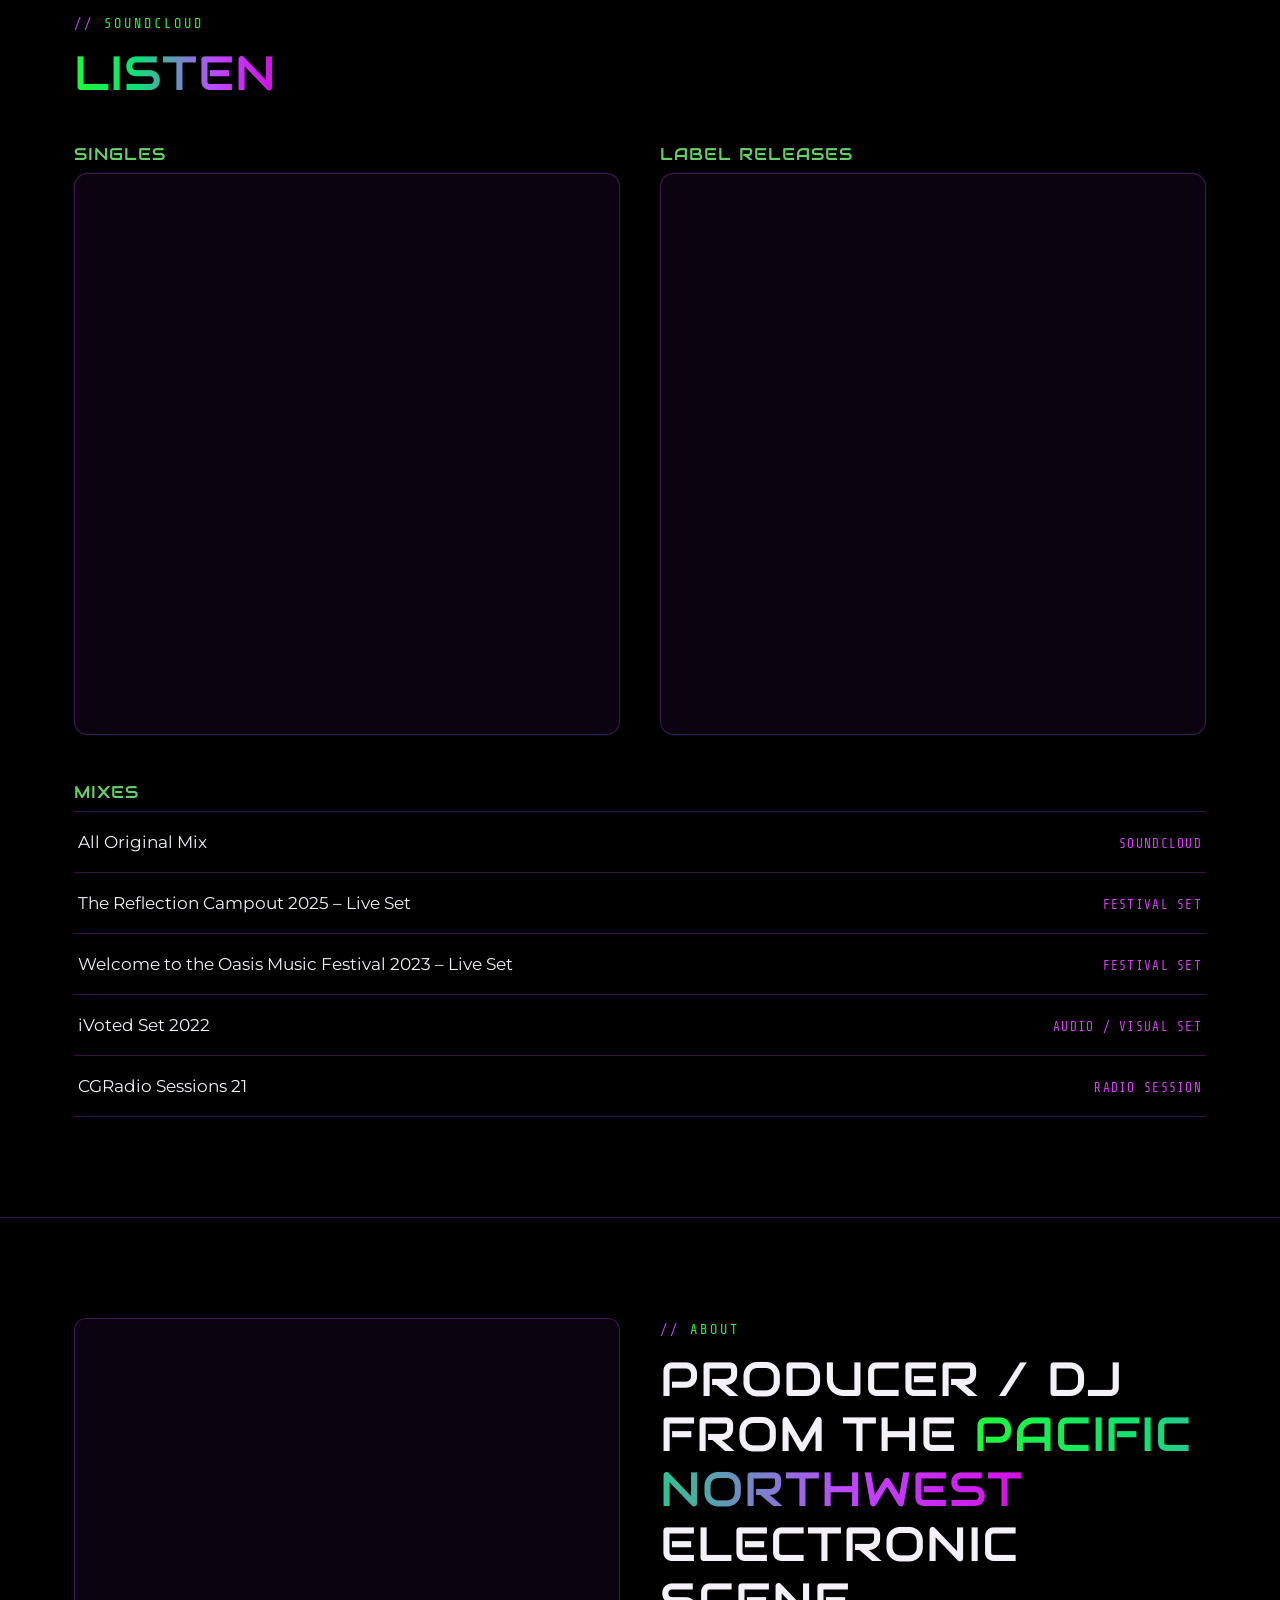
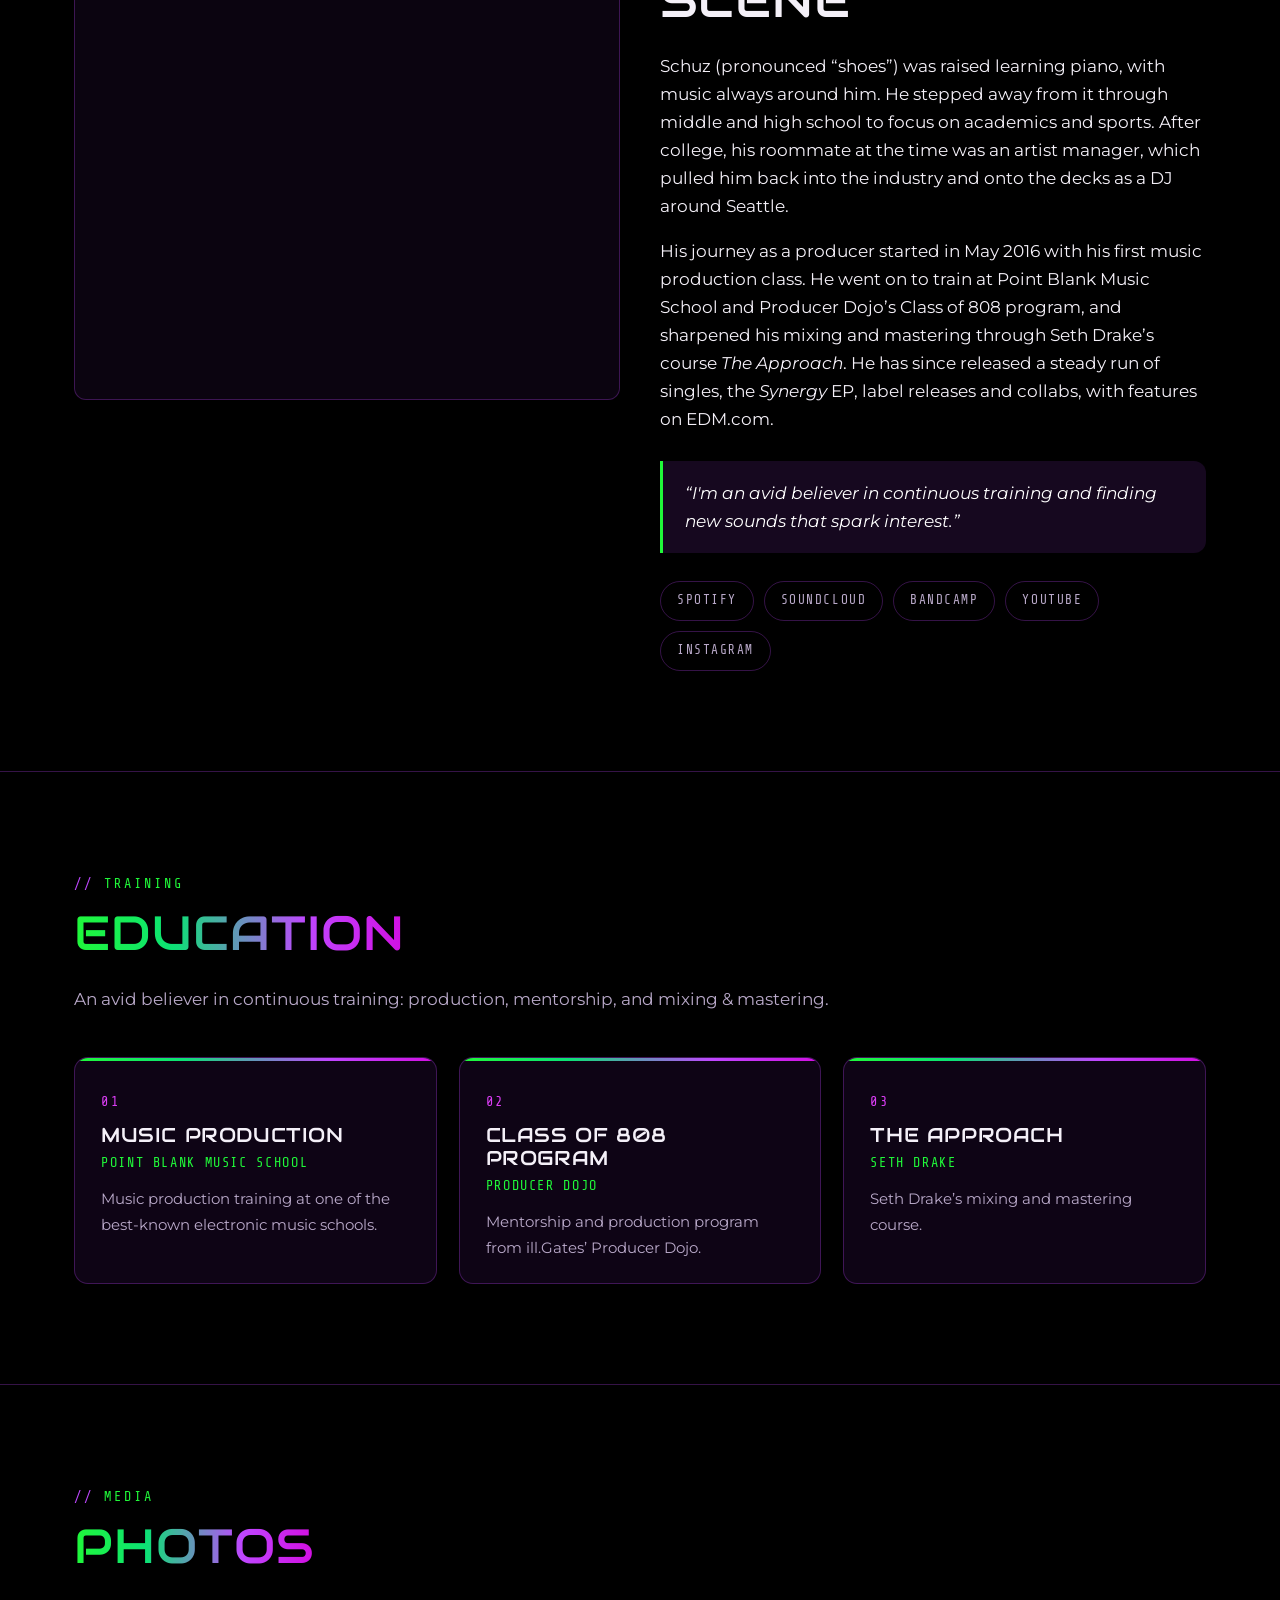
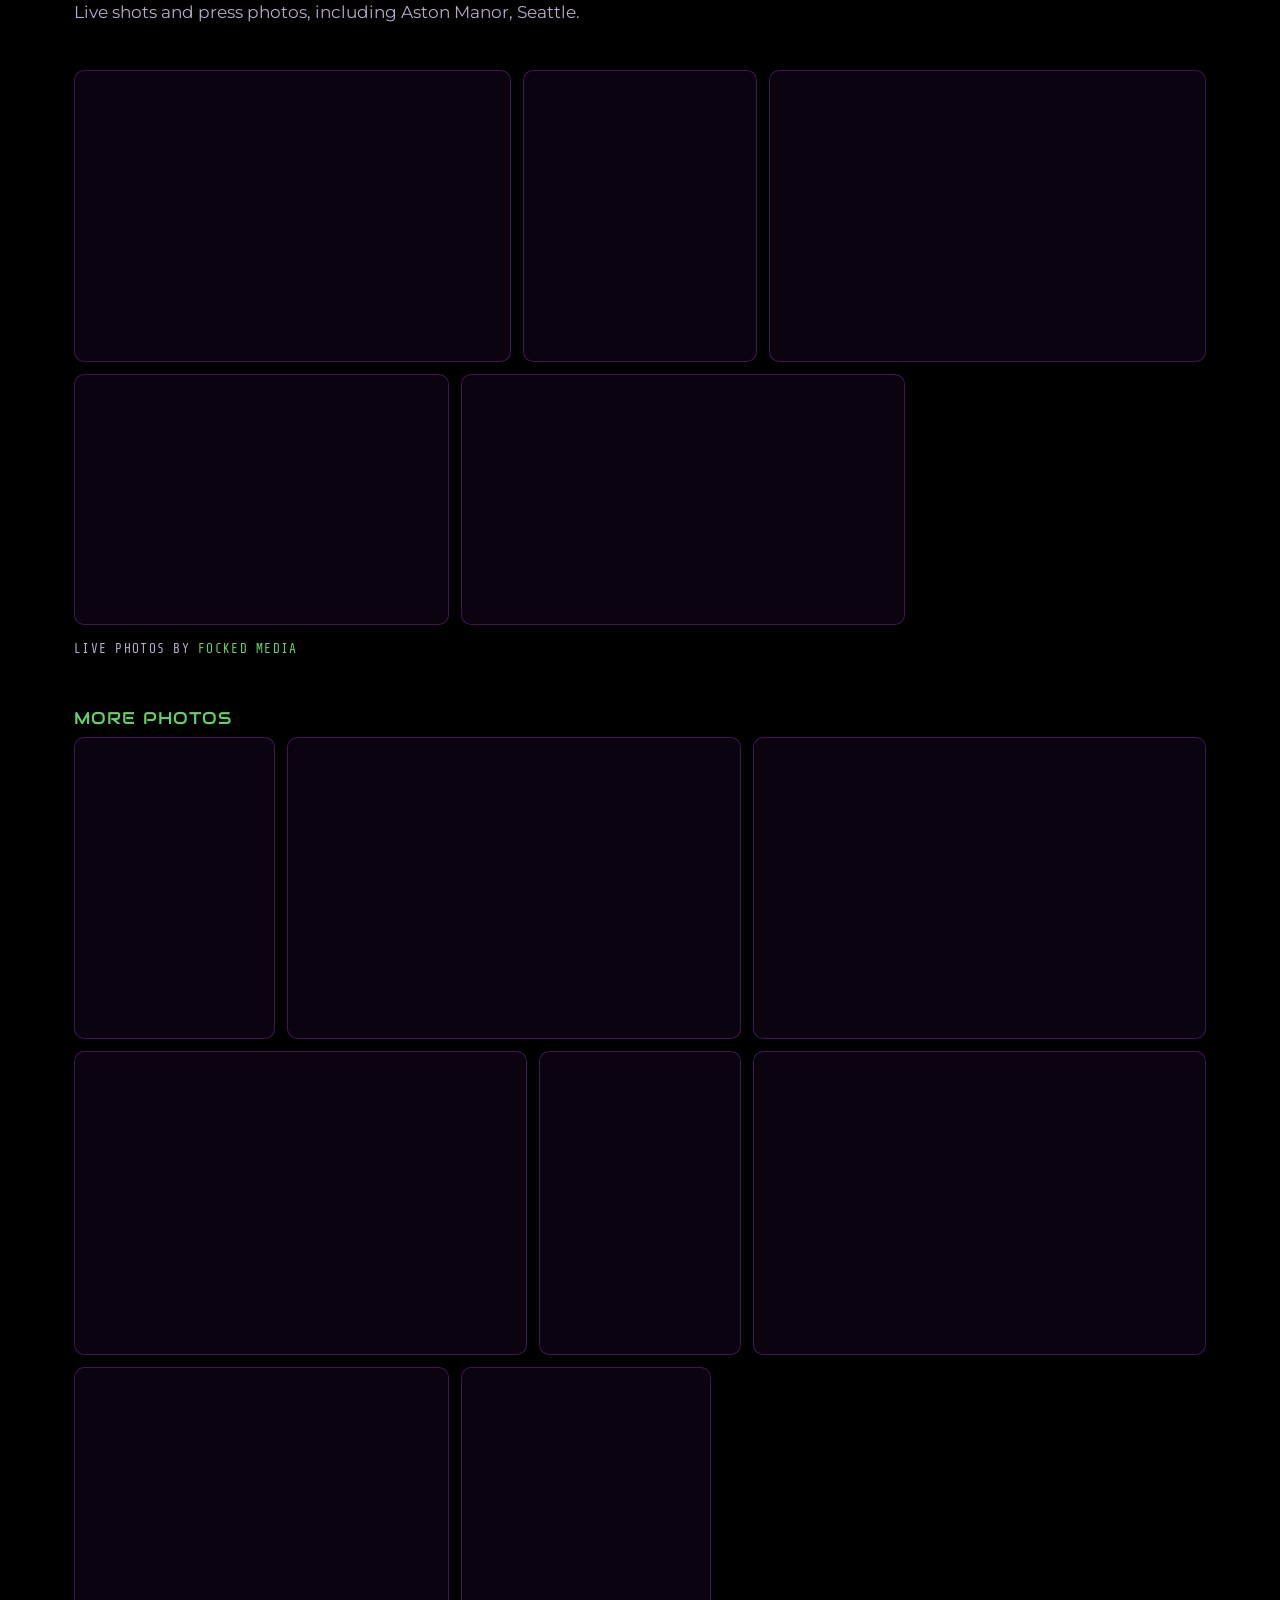
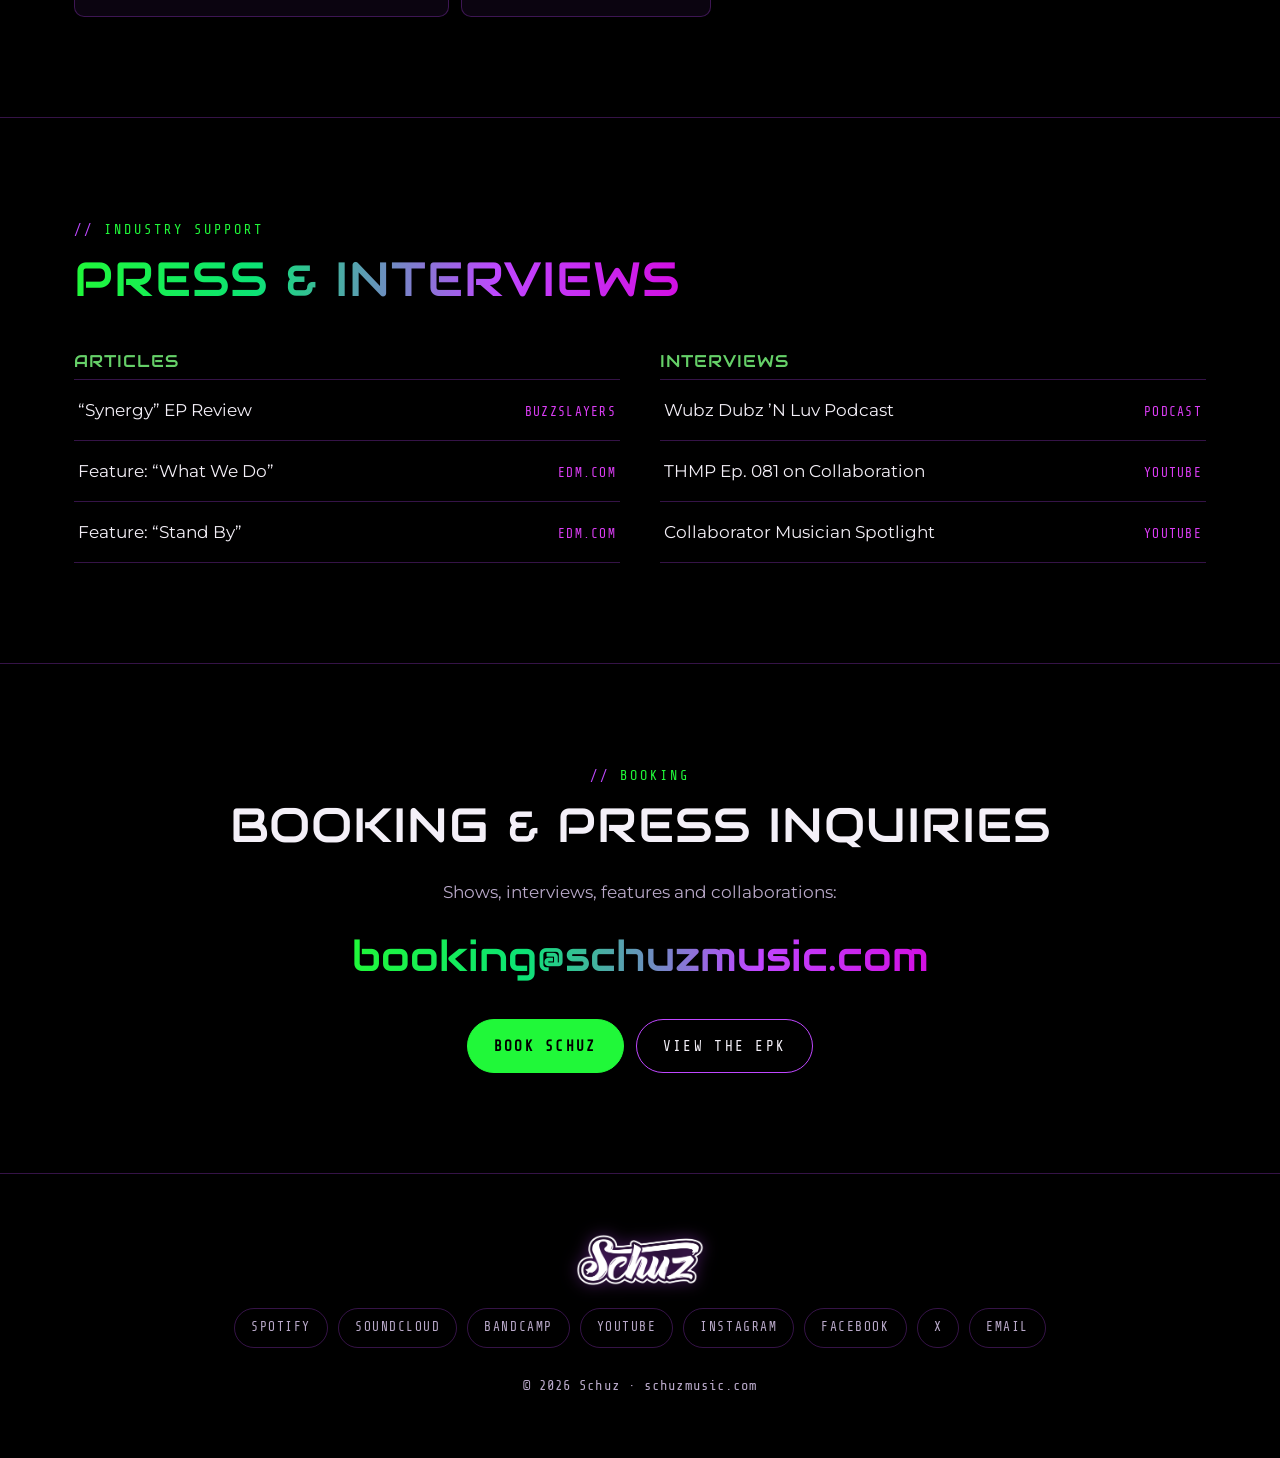
<file: schuzmusic-media/index.html>
<!doctype html>
<html lang="en"><head><meta charset="utf-8">
<title>Schuz</title>
<link rel="canonical" href="https://schuzmusic.com/#media">
<meta http-equiv="refresh" content="0; url=../#media">
<meta name="robots" content="noindex">
</head><body><p>This page moved. <a href="../#media">Continue to Schuz</a>.</p></body></html>
</file>
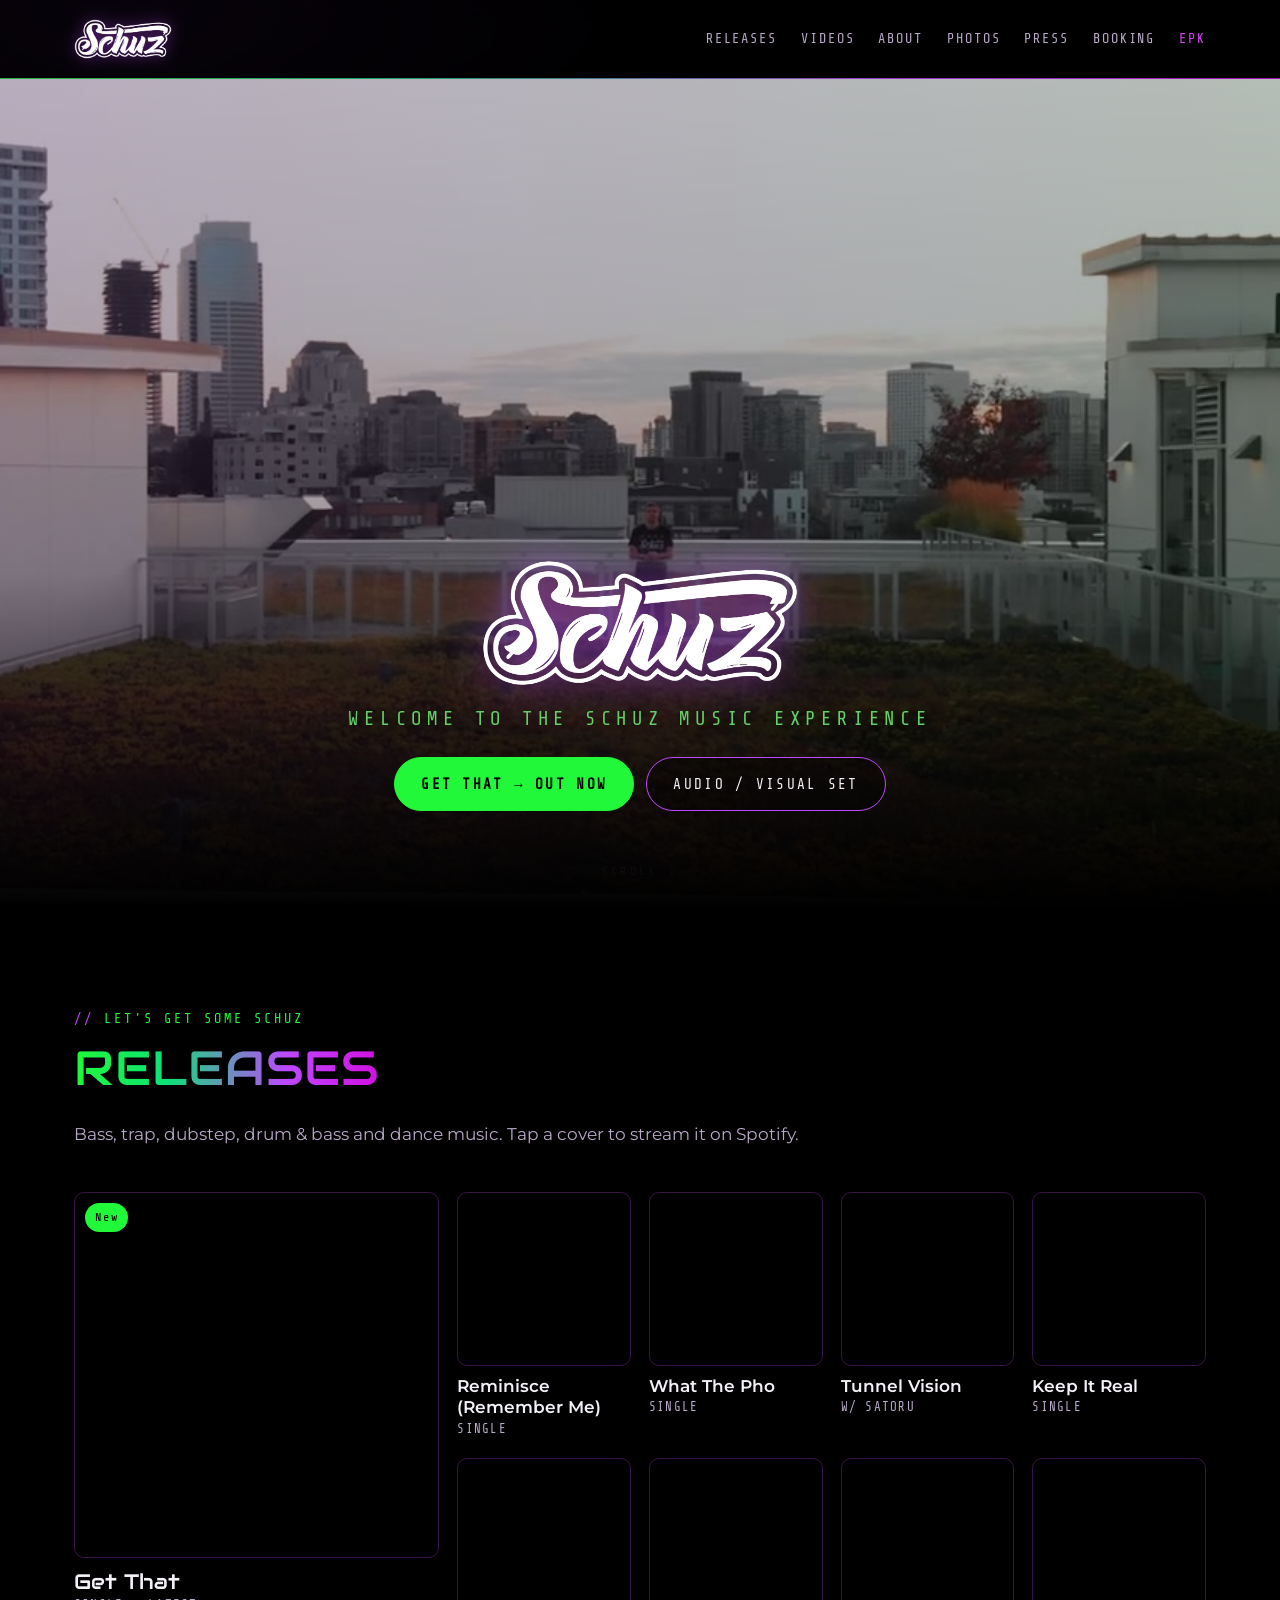
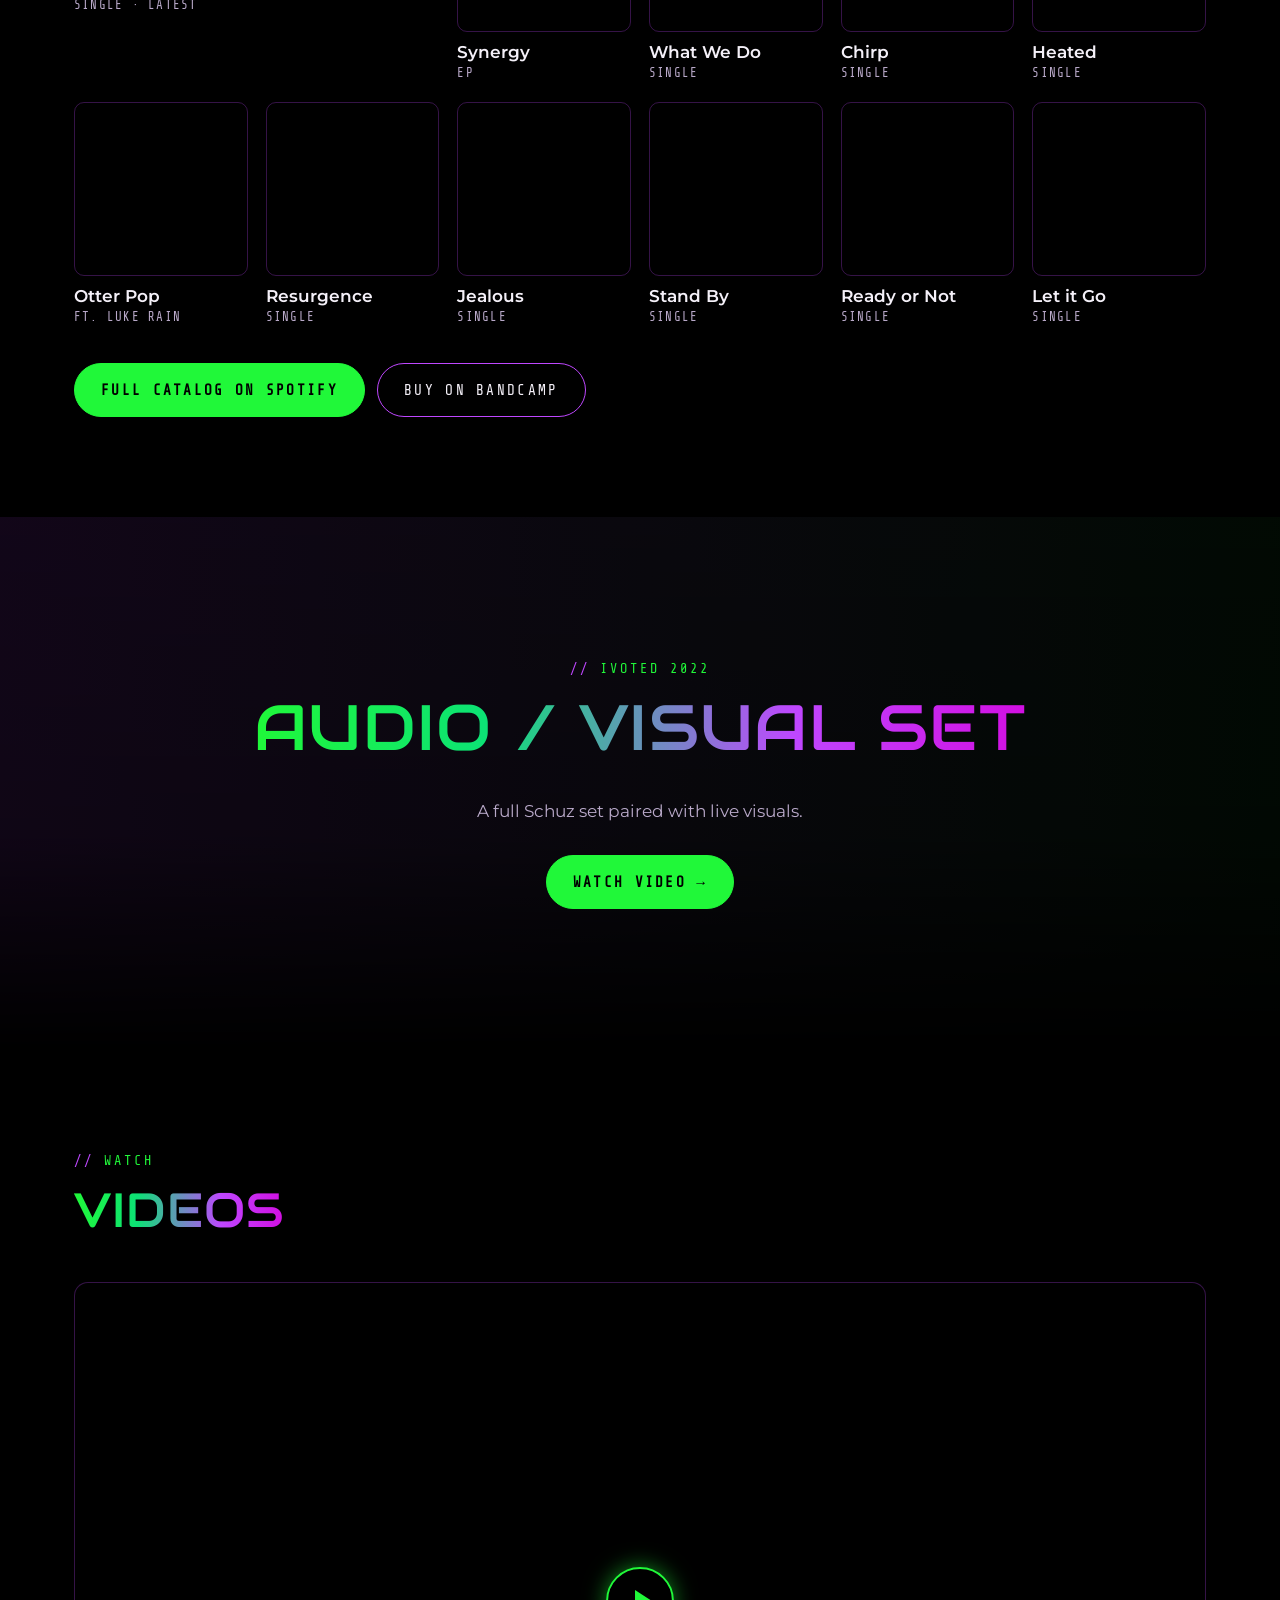
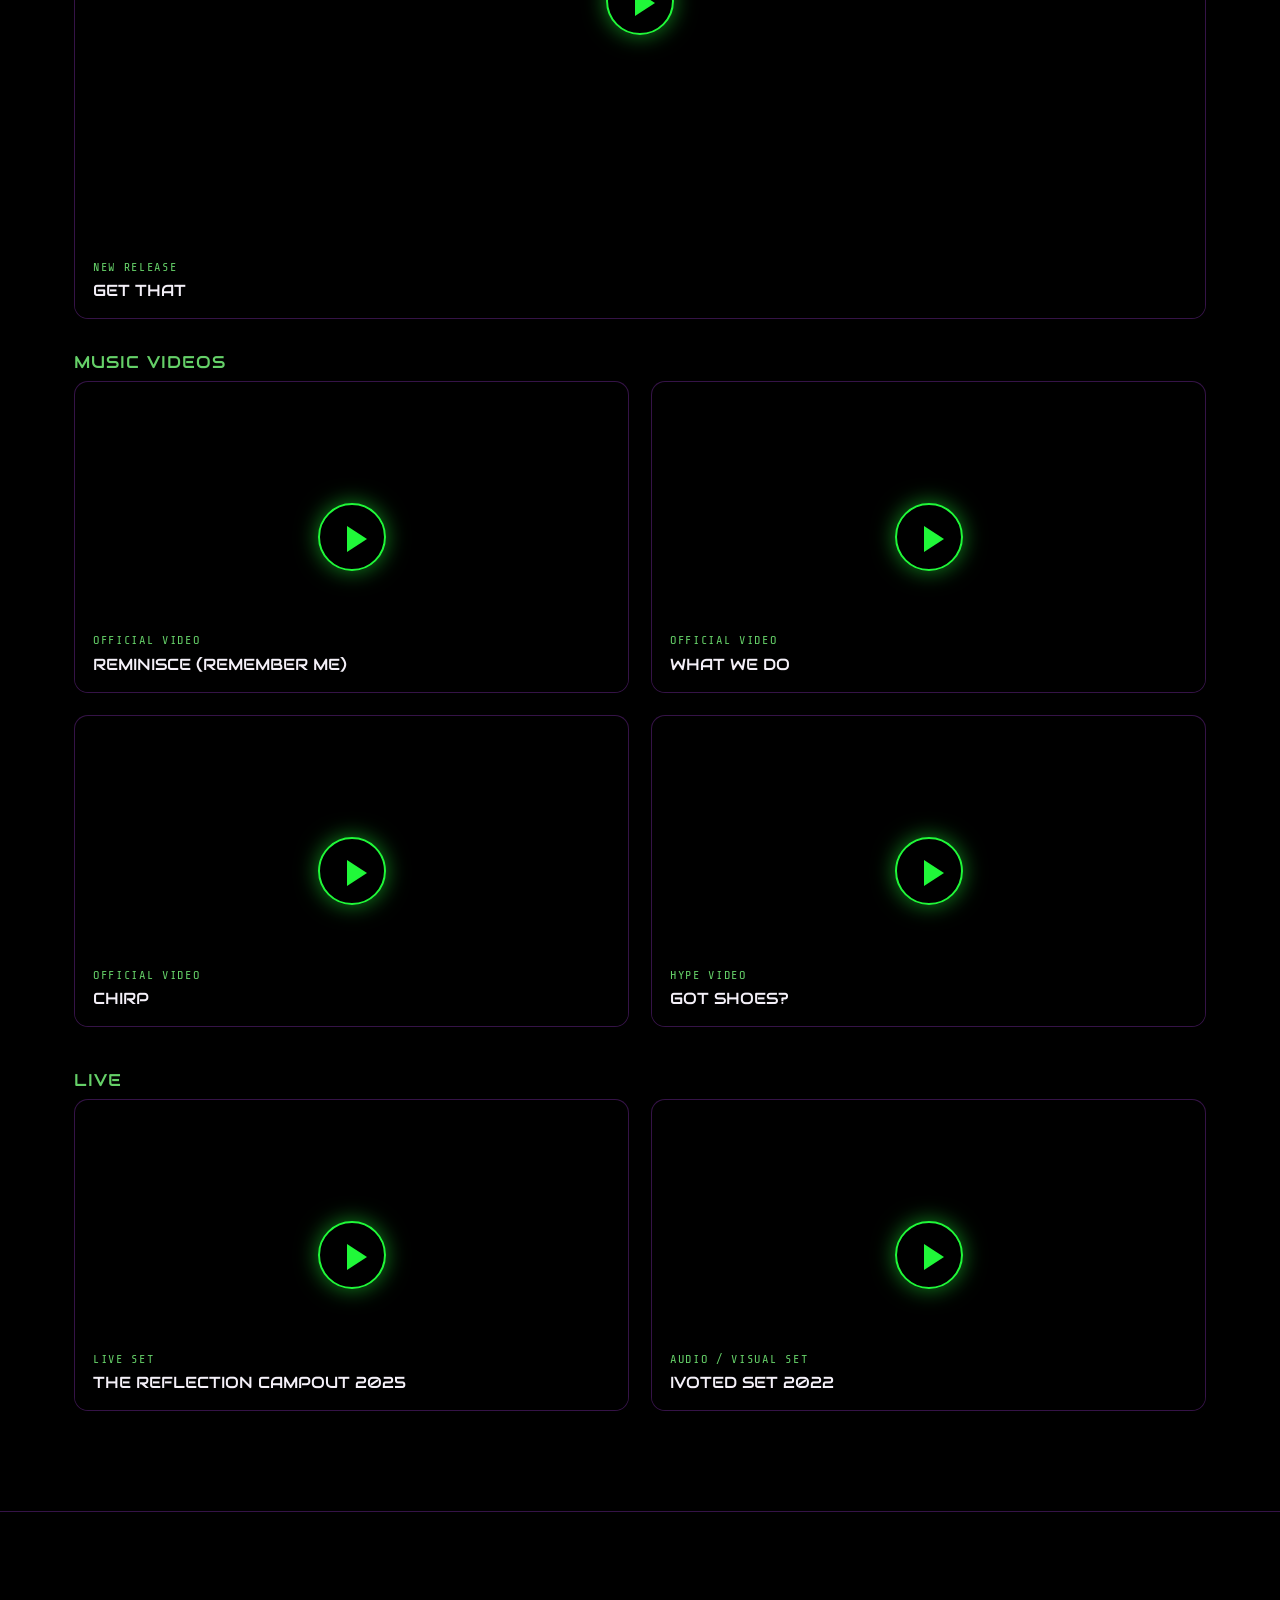
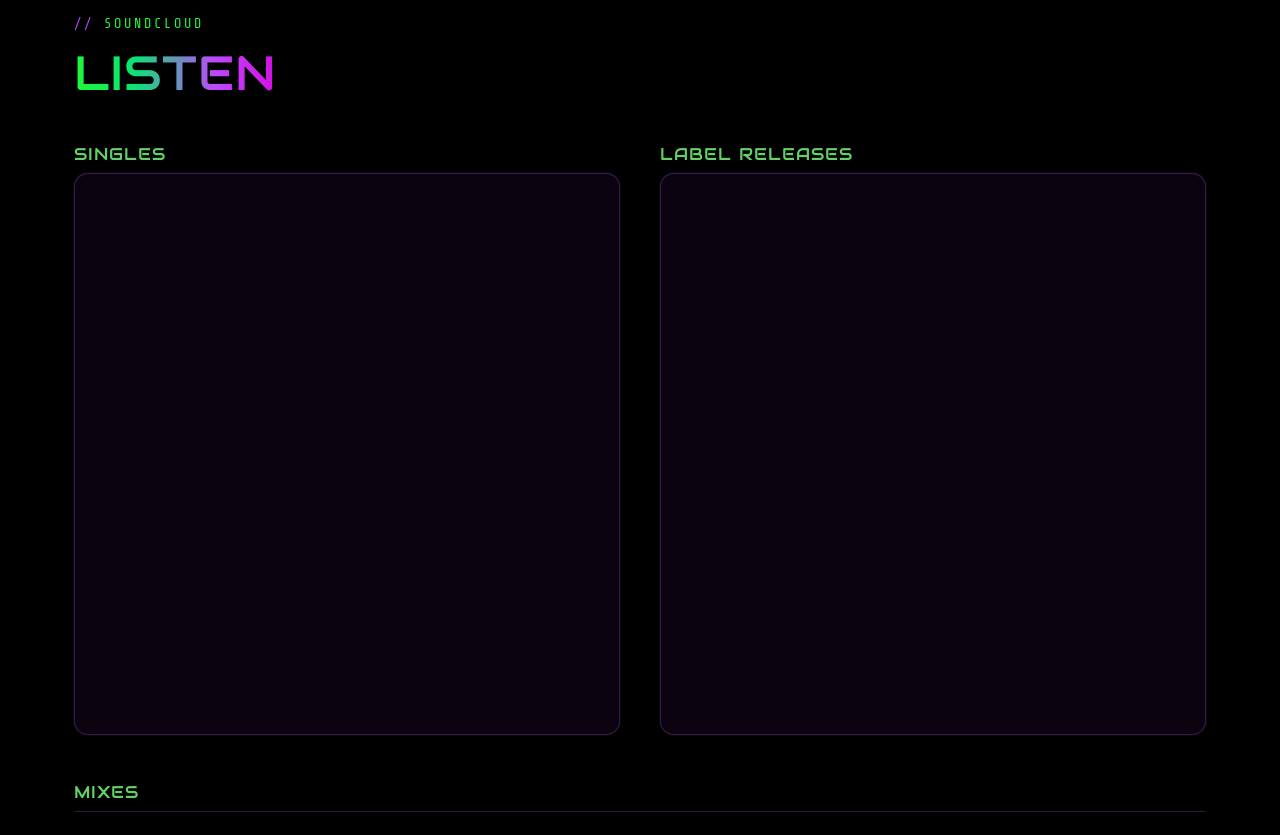
<file: schuzmusic-music/index.html>
<!doctype html>
<html lang="en"><head><meta charset="utf-8">
<title>Schuz</title>
<link rel="canonical" href="https://schuzmusic.com/#music">
<meta http-equiv="refresh" content="0; url=../#music">
<meta name="robots" content="noindex">
</head><body><p>This page moved. <a href="../#music">Continue to Schuz</a>.</p></body></html>
</file>
<file: assets/style.css>
/* Schuz — site styles
   Brand palette
   Greens:  #20f839 #21a334 #0e611f #0ce275 #65d068
   Purples: #7a2daa #db3df5 #bf47ff #954fc1 #d20fe2
   Black:   #000000
*/
:root {
  --green: #20f839;
  --green-2: #0ce275;
  --green-3: #65d068;
  --green-4: #21a334;
  --green-deep: #0e611f;
  --purple: #bf47ff;
  --purple-2: #db3df5;
  --purple-3: #d20fe2;
  --purple-4: #954fc1;
  --purple-deep: #7a2daa;
  --black: #000000;
  --panel: rgba(18, 6, 28, 0.78);
  --line: rgba(191, 71, 255, 0.28);
  --text: #f4f0f8;
  --muted: #b9a9c9;
  --grad: linear-gradient(90deg, #20f839 0%, #0ce275 30%, #bf47ff 70%, #d20fe2 100%);
  --grad-diag: linear-gradient(135deg, #0e611f 0%, #7a2daa 55%, #d20fe2 100%);
  --radius: 14px;
  --max: 1180px;
  --display: "Audiowide", "Montserrat", sans-serif;
  --mono: "Share Tech Mono", ui-monospace, monospace;
}

* { box-sizing: border-box; }
html { scroll-behavior: smooth; scroll-padding-top: 84px; }
body {
  margin: 0;
  color: var(--text);
  font: 400 16.5px/1.7 "Montserrat", system-ui, -apple-system, sans-serif;
  -webkit-font-smoothing: antialiased;
  background-color: var(--black);
  /* purple diamond mesh (from the EPK) + neon glows */
  background-image:
    radial-gradient(ellipse 60% 40% at 10% 0%, rgba(122, 45, 170, 0.35), transparent 70%),
    radial-gradient(ellipse 50% 35% at 100% 30%, rgba(32, 248, 57, 0.10), transparent 70%),
    radial-gradient(ellipse 60% 40% at 0% 80%, rgba(210, 15, 226, 0.16), transparent 70%),
    repeating-linear-gradient(45deg, rgba(191, 71, 255, 0.06) 0 2px, transparent 2px 22px),
    repeating-linear-gradient(-45deg, rgba(191, 71, 255, 0.06) 0 2px, transparent 2px 22px);
  background-attachment: fixed;
}
img { max-width: 100%; display: block; }
a { color: inherit; }
::selection { background: var(--purple-3); color: #fff; }

h1, h2, h3 { font-family: var(--display); font-weight: 400; line-height: 1.15; margin: 0 0 0.5em; }
h2 { font-size: clamp(1.9rem, 4.4vw, 3rem); text-transform: uppercase; letter-spacing: 0.02em; }
h3 { font-size: 1.05rem; text-transform: uppercase; letter-spacing: 0.06em; color: var(--green-3); }
.grad-text {
  background: var(--grad); -webkit-background-clip: text; background-clip: text; color: transparent;
}
p { margin: 0 0 1em; }
.wrap { max-width: var(--max); margin: 0 auto; padding: 0 24px; }
.eyebrow {
  font-family: var(--mono); text-transform: uppercase; letter-spacing: 0.22em;
  color: var(--green); font-size: 0.85rem; margin: 0 0 0.8em;
}
.eyebrow::before { content: "// "; color: var(--purple); }
.muted { color: var(--muted); }

/* Header */
.site-header {
  position: sticky; top: 0; z-index: 50;
  background: rgba(0, 0, 0, 0.82);
  backdrop-filter: blur(12px);
  border-bottom: 1px solid var(--line);
}
.site-header::after { content: ""; position: absolute; left: 0; right: 0; bottom: -1px; height: 1px; background: var(--grad); opacity: .7; }
.site-header .wrap { display: flex; align-items: center; justify-content: space-between; height: 78px; }
.logo img { height: 40px; width: auto; filter: drop-shadow(0 0 8px rgba(191, 71, 255, .55)); }
.nav { display: flex; gap: 24px; }
.nav a {
  text-decoration: none; font-family: var(--mono); text-transform: uppercase; letter-spacing: .14em;
  font-size: 0.85rem; color: var(--muted); transition: color .2s, text-shadow .2s;
}
.nav a:hover { color: var(--green); text-shadow: 0 0 10px rgba(32, 248, 57, .6); }
.nav a.epk-link { color: var(--purple-2); }
.nav a.epk-link:hover { color: var(--purple-2); text-shadow: 0 0 10px rgba(219, 61, 245, .7); }
.menu-btn { display: none; background: none; border: 0; color: var(--text); font-size: 1.7rem; cursor: pointer; }

/* Buttons */
.btn {
  display: inline-block; text-decoration: none; cursor: pointer;
  font-family: var(--mono); text-transform: uppercase; letter-spacing: .16em; font-size: .9rem;
  padding: 14px 26px; border-radius: 999px; border: 1px solid var(--purple);
  color: var(--text); background: rgba(0, 0, 0, .4);
  transition: box-shadow .2s, background .2s, color .2s, transform .2s;
}
.btn:hover { box-shadow: 0 0 18px rgba(191, 71, 255, .65); background: rgba(122, 45, 170, .35); transform: translateY(-1px); }
.btn.primary { background: var(--green); border-color: var(--green); color: #000; font-weight: 700; }
.btn.primary:hover { box-shadow: 0 0 24px rgba(32, 248, 57, .75); background: #5dff70; }
.btn-row { display: flex; flex-wrap: wrap; gap: 12px; }

/* Hero with background video */
.hero { position: relative; min-height: 92vh; display: grid; place-items: end center; text-align: center; overflow: hidden; background: #000; }
.hero-bg, .bg-video { position: absolute; inset: 0; width: 100%; height: 100%; object-fit: cover; }
.hero-bg { z-index: 0; }
.bg-video { overflow: hidden; pointer-events: none; z-index: 1; }
.bg-video iframe {
  position: absolute; top: 50%; left: 50%; border: 0;
  width: 100vw; height: 56.25vw; min-height: 100%; min-width: 177.78vh;
  transform: translate(-50%, -50%) scale(1.15);
  opacity: 0; transition: opacity 1.2s ease;
}
.bg-video.on iframe { opacity: 1; }
.hero::after, .video-band::after {
  content: ""; position: absolute; inset: 0;
  background:
    linear-gradient(180deg, rgba(0,0,0,.20) 0%, rgba(0,0,0,.30) 60%, #000 100%),
    linear-gradient(90deg, rgba(122,45,170,.18), rgba(14,97,31,.12));
  z-index: 2;
}
.hero-inner, .video-band .wrap, .scroll-cue { position: relative; z-index: 3; }
.hero-inner { padding: 0 24px 96px; }
.hero-logo { width: min(320px, 64vw); margin: 0 auto 20px; filter: drop-shadow(0 0 22px rgba(191, 71, 255, .7)); }
.hero h1 {
  font-family: var(--mono); font-size: clamp(.95rem, 2.2vw, 1.2rem); font-weight: 400;
  text-transform: uppercase; letter-spacing: .3em; color: var(--green-3); margin: 0 0 26px;
  text-shadow: 0 2px 12px rgba(0,0,0,.8);
}
.hero .btn-row { justify-content: center; }
.scroll-cue { position: absolute !important; bottom: 26px; left: 50%; transform: translateX(-50%); z-index: 1; font-family: var(--mono); font-size: .75rem; letter-spacing: .3em; color: var(--muted); text-decoration: none; }

/* Sections */
section { padding: 100px 0; position: relative; }
section + section { border-top: 1px solid var(--line); }
.section-head { margin-bottom: 44px; max-width: 760px; }
.grid-2 { display: grid; grid-template-columns: 1fr 1fr; gap: 40px; align-items: start; }
.grid-3 { display: grid; grid-template-columns: repeat(3, 1fr); gap: 22px; }

.panel { background: var(--panel); border: 1px solid var(--line); border-radius: var(--radius); padding: 26px; }
.embed { border-radius: var(--radius); overflow: hidden; background: #0b0410; border: 1px solid var(--line); box-shadow: 0 0 0 1px rgba(32,248,57,.06), 0 18px 40px rgba(0,0,0,.5); }
.embed iframe { display: block; width: 100%; border: 0; }

/* Release grid */
.releases { display: grid; grid-template-columns: repeat(6, 1fr); gap: 18px; }
@media (max-width: 1100px) { .releases { grid-template-columns: repeat(3, 1fr); } }
.release { text-decoration: none; display: block; }
.release .cover { position: relative; border-radius: 10px; overflow: hidden; aspect-ratio: 1; border: 1px solid var(--line); transition: transform .25s, box-shadow .25s; }
.release .cover img { width: 100%; height: 100%; object-fit: cover; }
.release:hover .cover { transform: translateY(-4px); box-shadow: 0 0 0 2px var(--green), 0 0 28px rgba(32, 248, 57, .45); }
.release .name { font-weight: 600; margin-top: 10px; line-height: 1.3; }
.release .meta { font-family: var(--mono); font-size: .78rem; color: var(--muted); text-transform: uppercase; letter-spacing: .1em; }
.release.featured { grid-column: span 2; grid-row: span 2; }
.release.featured .name { font-family: var(--display); font-size: 1.3rem; font-weight: 400; }
.tag-new { position: absolute; top: 10px; left: 10px; background: var(--green); color: #000; font-family: var(--mono); font-size: .75rem; letter-spacing: .15em; padding: 4px 10px; border-radius: 999px; }

/* Click-to-play YouTube cards */
.yt { position: relative; aspect-ratio: 16 / 9; border-radius: var(--radius); overflow: hidden; cursor: pointer; background: #000 center / cover no-repeat; border: 1px solid var(--line); }
.yt::before { content: ""; position: absolute; inset: 0; background: linear-gradient(180deg, transparent 40%, rgba(0,0,0,.85)); transition: background .2s; }
.yt:hover::before { background: linear-gradient(180deg, rgba(122,45,170,.25), rgba(0,0,0,.85)); }
.yt .play {
  position: absolute; top: 50%; left: 50%; transform: translate(-50%, -50%);
  width: 68px; height: 68px; border-radius: 50%; border: 2px solid var(--green);
  background: rgba(0,0,0,.55); box-shadow: 0 0 22px rgba(32,248,57,.55); transition: transform .2s;
}
.yt .play::after { content: ""; position: absolute; left: 27px; top: 21px; border-style: solid; border-width: 13px 0 13px 20px; border-color: transparent transparent transparent var(--green); }
.yt:hover .play { transform: translate(-50%, -50%) scale(1.08); }
.yt .cap { position: absolute; left: 18px; right: 18px; bottom: 14px; font-family: var(--display); font-size: 1rem; text-transform: uppercase; }
.yt .cap small { display: block; font-family: var(--mono); font-size: .75rem; color: var(--green-3); letter-spacing: .14em; }
.yt iframe { position: absolute; inset: 0; width: 100%; height: 100%; border: 0; }
.video-grid { display: grid; grid-template-columns: repeat(2, 1fr); gap: 22px; }
.video-grid .wide { grid-column: span 2; }

/* A/V set band with background video */
.video-band { position: relative; overflow: hidden; padding: 140px 0; text-align: center; background: #000; }
.video-band h2 { font-size: clamp(2.2rem, 6vw, 4rem); }

/* Photos */
.photos { display: grid; grid-template-columns: repeat(auto-fill, minmax(210px, 1fr)); gap: 16px; }
.photo { display: block; border-radius: 12px; overflow: hidden; aspect-ratio: 4 / 5; background: #0b0410; border: 1px solid var(--line); }
.photo img { width: 100%; height: 100%; object-fit: cover; transition: transform .45s, filter .45s; }
.photo:hover img { transform: scale(1.05); filter: saturate(1.2); }

/* Lists */
.link-list { list-style: none; padding: 0; margin: 0; }
.link-list li { border-top: 1px solid var(--line); }
.link-list li:last-child { border-bottom: 1px solid var(--line); }
.link-list a { display: flex; justify-content: space-between; align-items: baseline; gap: 16px; padding: 16px 4px; text-decoration: none; transition: color .2s, padding .2s; }
.link-list a:hover { color: var(--green); padding-left: 12px; }
.link-list .src { font-family: var(--mono); color: var(--purple-2); font-size: .8rem; text-transform: uppercase; letter-spacing: .1em; white-space: nowrap; }

blockquote {
  margin: 28px 0; padding: 18px 22px; border-left: 3px solid var(--green);
  background: rgba(122, 45, 170, .18); border-radius: 0 12px 12px 0; font-style: italic; color: #fff;
}

.socials { display: flex; flex-wrap: wrap; gap: 10px; }
.socials a {
  text-decoration: none; font-family: var(--mono); font-size: .8rem; text-transform: uppercase; letter-spacing: .12em;
  padding: 8px 16px; border: 1px solid var(--line); border-radius: 999px; color: var(--muted); transition: all .2s;
}
.socials a:hover { color: var(--green); border-color: var(--green); box-shadow: 0 0 12px rgba(32,248,57,.4); }

.booking { text-align: center; }
.booking .email {
  font-family: var(--display); font-size: clamp(1.3rem, 4.2vw, 2.6rem); text-decoration: none;
  background: var(--grad); -webkit-background-clip: text; background-clip: text; color: transparent;
}
.booking .email:hover { filter: drop-shadow(0 0 12px rgba(32,248,57,.55)); }

/* EPK */
.epk-hero { padding: 80px 0 70px; }
.epk-hero .grid-2 { align-items: center; }
.epk-title { font-size: clamp(3.2rem, 9vw, 6rem); line-height: 1; margin-bottom: .15em; }
.facts { display: grid; grid-template-columns: repeat(2, 1fr); gap: 12px; margin: 26px 0; padding: 0; }
.facts div { background: var(--panel); border: 1px solid var(--line); border-radius: 10px; padding: 12px 16px; }
.facts dt { font-family: var(--mono); text-transform: uppercase; letter-spacing: .14em; font-size: .72rem; color: var(--green-3); }
.facts dd { margin: 2px 0 0; font-weight: 600; }
.release-list { list-style: none; margin: 0; padding: 0; }
.release-list li { display: flex; justify-content: space-between; gap: 12px; padding: 12px 0; border-bottom: 1px solid var(--line); }
.release-list li a { text-decoration: none; }
.release-list li a:hover { color: var(--green); }
.release-list .tag { font-family: var(--mono); color: var(--purple-2); font-size: .8rem; text-transform: uppercase; letter-spacing: .08em; white-space: nowrap; }
.cover-frame { border-radius: var(--radius); overflow: hidden; border: 1px solid var(--line); box-shadow: 0 0 40px rgba(191,71,255,.35), 0 0 80px rgba(32,248,57,.12); }

/* Footer */
footer { padding: 60px 0; text-align: center; border-top: 1px solid var(--line); background: rgba(0,0,0,.6); }
footer .logo img { height: 52px; margin: 0 auto 22px; }
footer .socials { justify-content: center; margin-bottom: 22px; }
footer small { font-family: var(--mono); color: var(--muted); letter-spacing: .08em; }

@media (prefers-reduced-motion: reduce) {
  .bg-video { display: none; }
  html { scroll-behavior: auto; }
}

/* Mobile */
@media (max-width: 860px) {
  .menu-btn { display: block; }
  .nav {
    display: none; position: absolute; top: 78px; left: 0; right: 0;
    flex-direction: column; gap: 0; background: #000; border-bottom: 1px solid var(--line);
  }
  .nav.open { display: flex; }
  .nav a { padding: 16px 24px; border-top: 1px solid var(--line); }
  .grid-2, .grid-3, .video-grid { grid-template-columns: 1fr; }
  .video-grid .wide { grid-column: auto; }
  section { padding: 70px 0; }
  .facts { grid-template-columns: 1fr; }
  .release.featured { grid-column: span 2; grid-row: auto; }
  .releases { grid-template-columns: repeat(2, 1fr); }
  body { background-attachment: scroll; }
}

/* Education */
.edu-grid { display: grid; grid-template-columns: repeat(3, 1fr); gap: 22px; }
.edu {
  position: relative; background: var(--panel); border: 1px solid var(--line); border-radius: var(--radius);
  padding: 28px 26px 22px; overflow: hidden; transition: border-color .25s, box-shadow .25s, transform .25s;
}
.edu::before { content: ""; position: absolute; left: 0; top: 0; right: 0; height: 3px; background: var(--grad); }
.edu:hover { border-color: var(--green); box-shadow: 0 0 26px rgba(32, 248, 57, .25); transform: translateY(-3px); }
.edu-num { font-family: var(--mono); color: var(--purple-2); font-size: .85rem; letter-spacing: .2em; }
.edu h3 { font-family: var(--display); color: var(--text); font-size: 1.25rem; margin: 10px 0 4px; letter-spacing: .03em; }
.edu-school { font-family: var(--mono); color: var(--green); text-transform: uppercase; letter-spacing: .12em; font-size: .85rem; margin-bottom: 12px; }
.edu p:last-child { margin: 0; font-size: .95rem; }
@media (max-width: 860px) { .edu-grid { grid-template-columns: 1fr; } }

/* Self-hosted hero loop (no YouTube, no player buttons) */
.hero-video { position: absolute; inset: 0; width: 100%; height: 100%; object-fit: cover; z-index: 1; pointer-events: none; }
.hero-video::-webkit-media-controls { display: none !important; }
.hero-video::-webkit-media-controls-start-playback-button { display: none !important; -webkit-appearance: none; }

/* Video groups */
.video-grid.three { grid-template-columns: repeat(3, 1fr); }
.video-grid.three .yt .cap { font-size: .9rem; }
@media (max-width: 860px) { .video-grid.three { grid-template-columns: 1fr; } }

/* Live photo gallery (Focked Media) */
.gallery { display: grid; grid-template-columns: repeat(3, 1fr); grid-auto-rows: 240px; grid-auto-flow: dense; gap: 14px; }
.g-item { display: block; border-radius: 12px; overflow: hidden; border: 1px solid var(--line); background: #0b0410; }
.g-item.wide { grid-column: span 2; }
.g-item.tall { grid-row: span 2; }
.g-item img { width: 100%; height: 100%; object-fit: cover; transition: transform .45s, filter .45s; }
.g-item:hover img { transform: scale(1.04); filter: saturate(1.2); }
.credit { margin-top: 14px; font-family: var(--mono); font-size: .8rem; letter-spacing: .1em; text-transform: uppercase; color: var(--muted); }
.credit strong { color: var(--green-3); font-weight: 400; }
@media (max-width: 860px) { .gallery { grid-template-columns: repeat(2, 1fr); grid-auto-rows: 170px; gap: 10px; } }

/* Masonry photo layout: every photo at its natural shape, nothing cropped */
.masonry { columns: 3 260px; column-gap: 14px; }
.masonry.four { columns: 4 220px; }
.masonry a { display: block; break-inside: avoid; margin-bottom: 14px; border-radius: 12px; overflow: hidden; border: 1px solid var(--line); background: #0b0410; }
.masonry img { width: 100%; height: auto; display: block; transition: transform .45s, filter .45s; }
.masonry a:hover img { transform: scale(1.03); filter: saturate(1.2); }
@media (max-width: 860px) { .masonry, .masonry.four { columns: 2 140px; column-gap: 10px; } .masonry a { margin-bottom: 10px; } }

/* Justified photo rows: equal-height rows, full width, every photo at its true shape */
.justified { --base: 250px; display: flex; flex-wrap: wrap; gap: 12px; }
.justified::after { content: ""; flex-grow: 999999; }
.justified a {
  position: relative; display: block; overflow: hidden; border-radius: 10px;
  border: 1px solid var(--line); background: #0b0410;
  flex-grow: calc(var(--r) * 100); flex-basis: calc(var(--r) * var(--base));
}
.justified a i { display: block; }
.justified a img { position: absolute; inset: 0; width: 100%; height: 100%; object-fit: cover; transition: transform .45s, filter .45s; }
.justified a:hover img { transform: scale(1.03); filter: saturate(1.2); }
@media (max-width: 860px) { .justified { --base: 140px; gap: 8px; } }

/* Logo download tiles (never cropped) */
.logo-tiles { display: grid; grid-template-columns: repeat(2, minmax(0, 320px)); gap: 16px; }
.logo-tiles a { display: grid; place-items: center; gap: 10px; padding: 26px 22px 16px; border-radius: 12px; border: 1px solid var(--line); text-decoration: none; }
.logo-tiles a.dark { background: #000; }
.logo-tiles a.light { background: #fff; }
.logo-tiles img { max-height: 120px; width: auto; max-width: 100%; object-fit: contain; }
.logo-tiles span { font-family: var(--mono); font-size: .75rem; letter-spacing: .12em; text-transform: uppercase; color: var(--muted); }
.logo-tiles a.light span { color: #555; }

/* EPK releases: covers across the full width, discography list below in two columns */
.releases.epk-covers { grid-template-columns: repeat(4, 1fr); }
.release-list.two-col { columns: 2; column-gap: 48px; }
.release-list.two-col li { break-inside: avoid; }
@media (max-width: 860px) { .releases.epk-covers { grid-template-columns: repeat(2, 1fr); } .release-list.two-col { columns: 1; } .logo-tiles { grid-template-columns: 1fr 1fr; } }
</file>
